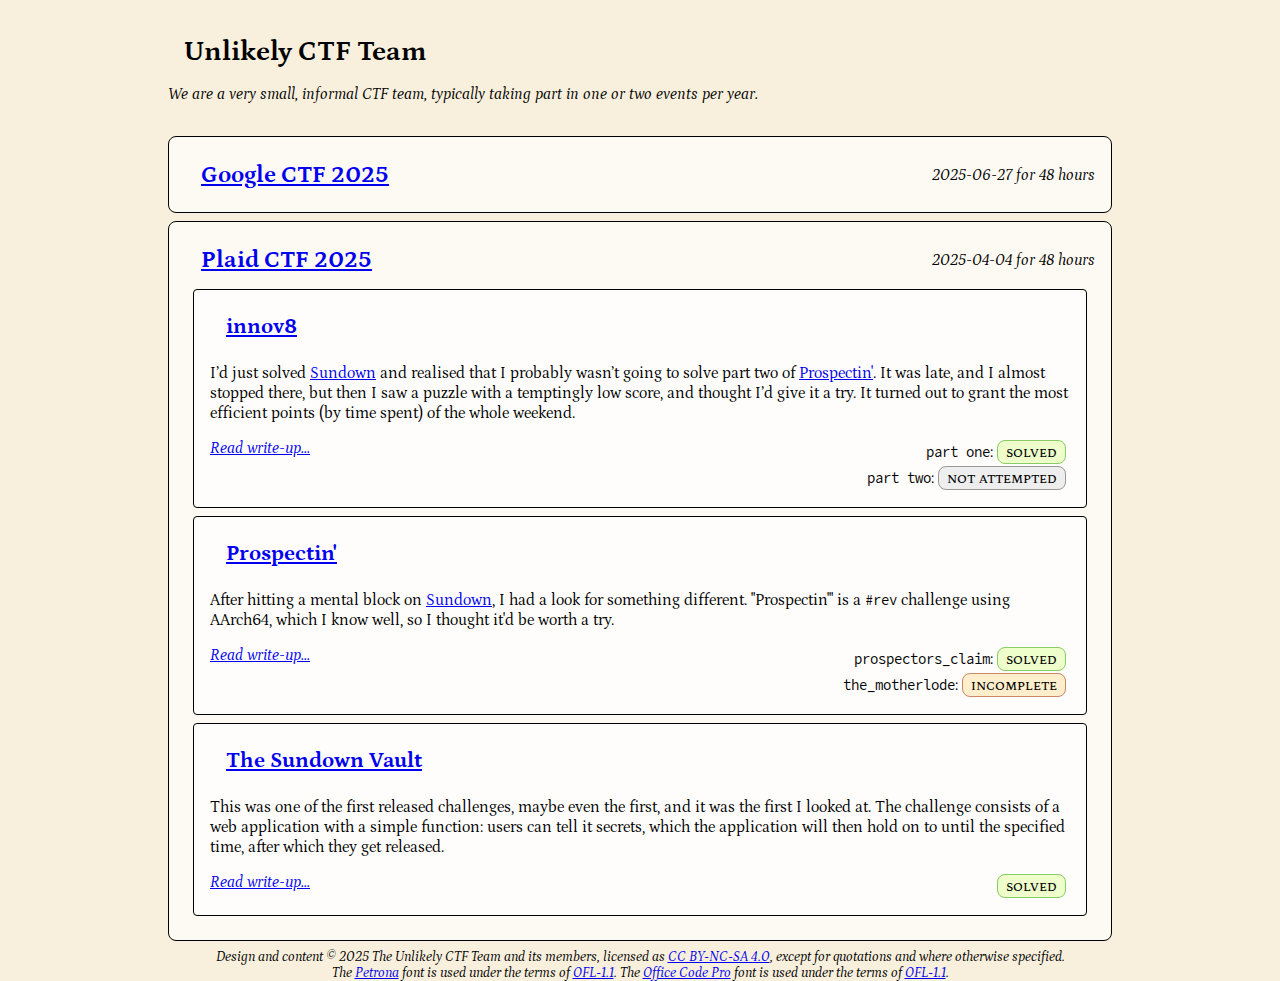
<file: index.html>
<!doctype html>
<html lang="en">
  <head>
    <meta charset="UTF-8">
    <title>Unlikely CTF Team</title>
    <link rel="stylesheet" href="https://unlikely-ctf.github.io/site.css">
    <meta name="viewport" content="width=device-width,initial-scale=1,minimum-scale=1" />
  </head>
  <body>
    
    <main>
      <header>
        <h1>Unlikely CTF Team</h1>
        <div>
          <p>We are a very small, informal CTF team, typically taking part in one or two events per year.</p>

        </div>
      </header>
      
      
      <article>
        <header>
          <h2><a href="https://unlikely-ctf.github.io/google-2025">Google CTF 2025</a></h2>
          
<div>
<time datetime="2025-06-27T19:00:00+01:00">2025-06-27</time>


<time datetime="48h">for 48 hours</time>

</div>


        </header>
        
        
      </article>
      
      <article>
        <header>
          <h2><a href="https://unlikely-ctf.github.io/plaid-2025">Plaid CTF 2025</a></h2>
          
<div>
<time datetime="2025-04-04T21:00:00+00:00">2025-04-04</time>


<time datetime="48h">for 48 hours</time>

</div>


        </header>
        
        
        
        
<article>
  <header>
    <h3><a href="https://unlikely-ctf.github.io/plaid-2025/innov8">innov8</a></h3>
  </header>
  <p>I’d just solved <a href="/plaid-2025/sundown">Sundown</a> and realised that I probably wasn’t going to solve part two of <a href="/plaid-2025/prospectin">Prospectin'</a>. It was late, and I almost stopped there, but then I saw a puzzle with a temptingly low score, and thought I’d give it a try. It turned out to grant the most efficient points (by time spent) of the whole weekend.</p>
  <footer>
    <a href="https:&#x2F;&#x2F;unlikely-ctf.github.io&#x2F;plaid-2025&#x2F;innov8&#x2F;" title="innov8">Read write-up...</a>
    <div>




<div class="status">
  <code>part one</code>: 
  <span class="solved">solved</span>
</div>



<div class="status">
  <code>part two</code>: 
  <span class="not-attempted">not attempted</span>
</div>



</div>
  </footer>
</article>

        
        
<article>
  <header>
    <h3><a href="https://unlikely-ctf.github.io/plaid-2025/prospectin">Prospectin&#x27;</a></h3>
  </header>
  <p>After hitting a mental block on <a href="/plaid-2025/sundown">Sundown</a>, I had a look for something different. "Prospectin'" is a <code>#rev</code> challenge using AArch64, which I know well, so I thought it'd be worth a try.</p>
  <footer>
    <a href="https:&#x2F;&#x2F;unlikely-ctf.github.io&#x2F;plaid-2025&#x2F;prospectin&#x2F;" title="Prospectin&#x27;">Read write-up...</a>
    <div>




<div class="status">
  <code>prospectors_claim</code>: 
  <span class="solved">solved</span>
</div>



<div class="status">
  <code>the_motherlode</code>: 
  <span class="incomplete">incomplete</span>
</div>



</div>
  </footer>
</article>

        
        
<article>
  <header>
    <h3><a href="https://unlikely-ctf.github.io/plaid-2025/sundown">The Sundown Vault</a></h3>
  </header>
  <p>This was one of the first released challenges, maybe even the first, and it was the first I looked at. The challenge consists of a web application with a simple function: users can tell it secrets, which the application will then hold on to until the specified time, after which they get released.</p>
  <footer>
    <a href="https:&#x2F;&#x2F;unlikely-ctf.github.io&#x2F;plaid-2025&#x2F;sundown&#x2F;" title="The Sundown Vault">Read write-up...</a>
    <div>



<div class="status">
  
  <span class="solved">solved</span>
</div>


</div>
  </footer>
</article>

      </article>
    </main>
    
<footer>
  <div class="licence">
    Design and content &copy; 2025 The Unlikely CTF
    Team and its members, licensed as <a href="https://creativecommons.org/licenses/by-nc-sa/4.0/">CC BY-NC-SA 4.0</a>,
    except for quotations and where otherwise specified.
  </div>
  <div class="licence">
    The <a href="https://github.com/RingoSeeber/Petrona">Petrona</a> font is
    used under the terms of <a href="https://unlikely-ctf.github.io/fonts/petrona/OFL.txt" title="OFL licence for Petrona">OFL-1.1</a>.
    The <a href="https://github.com/nathco/Office-Code-Pro">Office Code Pro</a> font is
    used under the terms of <a href="https://unlikely-ctf.github.io/fonts/office-code-pro/LICENSE.txt" title="OFL licence for Office Code Pro">OFL-1.1</a>.
  </div>
</footer>

  </body>
</html>
</file>
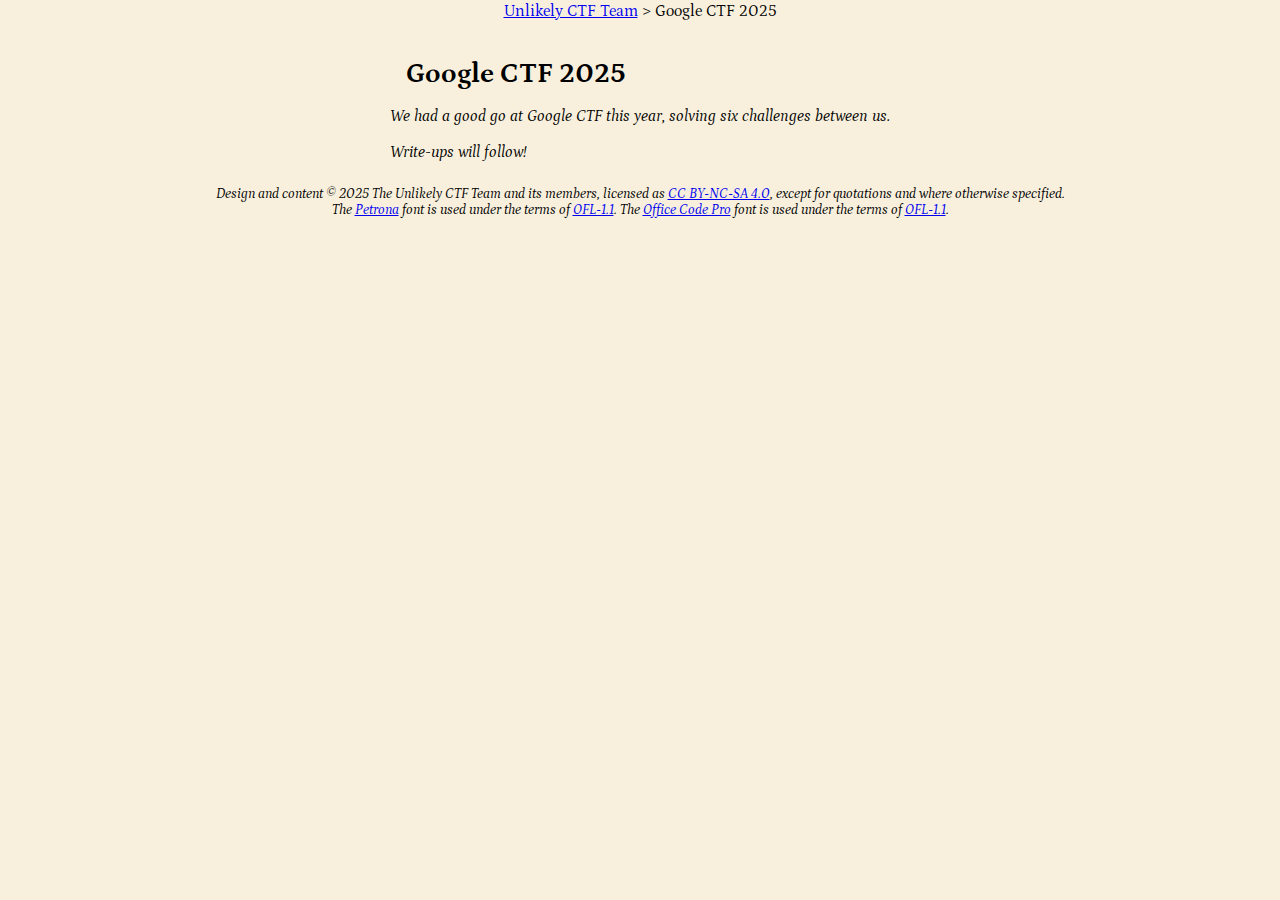
<file: google-2025/index.html>
<!doctype html>
<html lang="en">
  <head>
    <meta charset="UTF-8">
    <title>Google CTF 2025</title>
    <link rel="stylesheet" href="https://unlikely-ctf.github.io/site.css">
    <meta name="viewport" content="width=device-width,initial-scale=1,minimum-scale=1" />
  </head>
  <body>
    
<nav>
  <ol>
    
    
    <li><a href="https://unlikely-ctf.github.io">Unlikely CTF Team</a></li>
    
    <li>Google CTF 2025</li>
  </ol>
</nav>

    <main>
      <header>
        <h1>Google CTF 2025</h1>
        <div>
          <p>We had a good go at Google CTF this year, solving six challenges between us.</p>
<p>Write-ups will follow!</p>

        </div>
      </header>
      
      
    </main>
    
<footer>
  <div class="licence">
    Design and content &copy; 2025 The Unlikely CTF
    Team and its members, licensed as <a href="https://creativecommons.org/licenses/by-nc-sa/4.0/">CC BY-NC-SA 4.0</a>,
    except for quotations and where otherwise specified.
  </div>
  <div class="licence">
    The <a href="https://github.com/RingoSeeber/Petrona">Petrona</a> font is
    used under the terms of <a href="https://unlikely-ctf.github.io/fonts/petrona/OFL.txt" title="OFL licence for Petrona">OFL-1.1</a>.
    The <a href="https://github.com/nathco/Office-Code-Pro">Office Code Pro</a> font is
    used under the terms of <a href="https://unlikely-ctf.github.io/fonts/office-code-pro/LICENSE.txt" title="OFL licence for Office Code Pro">OFL-1.1</a>.
  </div>
</footer>

  </body>
</html>
</file>
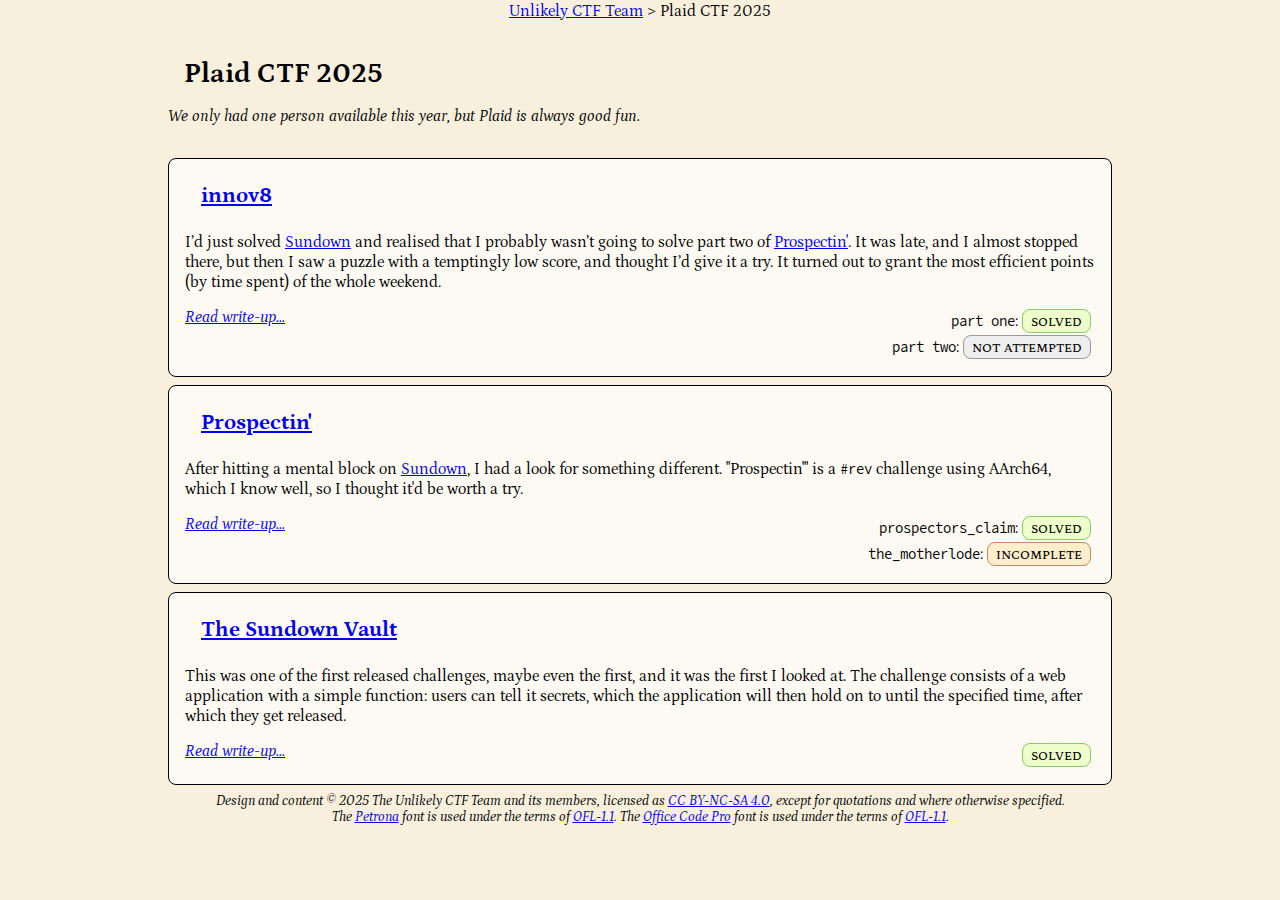
<file: plaid-2025/index.html>
<!doctype html>
<html lang="en">
  <head>
    <meta charset="UTF-8">
    <title>Plaid CTF 2025</title>
    <link rel="stylesheet" href="https://unlikely-ctf.github.io/site.css">
    <meta name="viewport" content="width=device-width,initial-scale=1,minimum-scale=1" />
  </head>
  <body>
    
<nav>
  <ol>
    
    
    <li><a href="https://unlikely-ctf.github.io">Unlikely CTF Team</a></li>
    
    <li>Plaid CTF 2025</li>
  </ol>
</nav>

    <main>
      <header>
        <h1>Plaid CTF 2025</h1>
        <div>
          <p>We only had one person available this year, but Plaid is always good fun.</p>

        </div>
      </header>
      
      
      
      
<article>
  <header>
    <h3><a href="https://unlikely-ctf.github.io/plaid-2025/innov8">innov8</a></h3>
  </header>
  <p>I’d just solved <a href="/plaid-2025/sundown">Sundown</a> and realised that I probably wasn’t going to solve part two of <a href="/plaid-2025/prospectin">Prospectin'</a>. It was late, and I almost stopped there, but then I saw a puzzle with a temptingly low score, and thought I’d give it a try. It turned out to grant the most efficient points (by time spent) of the whole weekend.</p>
  <footer>
    <a href="https:&#x2F;&#x2F;unlikely-ctf.github.io&#x2F;plaid-2025&#x2F;innov8&#x2F;" title="innov8">Read write-up...</a>
    <div>




<div class="status">
  <code>part one</code>: 
  <span class="solved">solved</span>
</div>



<div class="status">
  <code>part two</code>: 
  <span class="not-attempted">not attempted</span>
</div>



</div>
  </footer>
</article>

      
      
<article>
  <header>
    <h3><a href="https://unlikely-ctf.github.io/plaid-2025/prospectin">Prospectin&#x27;</a></h3>
  </header>
  <p>After hitting a mental block on <a href="/plaid-2025/sundown">Sundown</a>, I had a look for something different. "Prospectin'" is a <code>#rev</code> challenge using AArch64, which I know well, so I thought it'd be worth a try.</p>
  <footer>
    <a href="https:&#x2F;&#x2F;unlikely-ctf.github.io&#x2F;plaid-2025&#x2F;prospectin&#x2F;" title="Prospectin&#x27;">Read write-up...</a>
    <div>




<div class="status">
  <code>prospectors_claim</code>: 
  <span class="solved">solved</span>
</div>



<div class="status">
  <code>the_motherlode</code>: 
  <span class="incomplete">incomplete</span>
</div>



</div>
  </footer>
</article>

      
      
<article>
  <header>
    <h3><a href="https://unlikely-ctf.github.io/plaid-2025/sundown">The Sundown Vault</a></h3>
  </header>
  <p>This was one of the first released challenges, maybe even the first, and it was the first I looked at. The challenge consists of a web application with a simple function: users can tell it secrets, which the application will then hold on to until the specified time, after which they get released.</p>
  <footer>
    <a href="https:&#x2F;&#x2F;unlikely-ctf.github.io&#x2F;plaid-2025&#x2F;sundown&#x2F;" title="The Sundown Vault">Read write-up...</a>
    <div>



<div class="status">
  
  <span class="solved">solved</span>
</div>


</div>
  </footer>
</article>

    </main>
    
<footer>
  <div class="licence">
    Design and content &copy; 2025 The Unlikely CTF
    Team and its members, licensed as <a href="https://creativecommons.org/licenses/by-nc-sa/4.0/">CC BY-NC-SA 4.0</a>,
    except for quotations and where otherwise specified.
  </div>
  <div class="licence">
    The <a href="https://github.com/RingoSeeber/Petrona">Petrona</a> font is
    used under the terms of <a href="https://unlikely-ctf.github.io/fonts/petrona/OFL.txt" title="OFL licence for Petrona">OFL-1.1</a>.
    The <a href="https://github.com/nathco/Office-Code-Pro">Office Code Pro</a> font is
    used under the terms of <a href="https://unlikely-ctf.github.io/fonts/office-code-pro/LICENSE.txt" title="OFL licence for Office Code Pro">OFL-1.1</a>.
  </div>
</footer>

  </body>
</html>
</file>
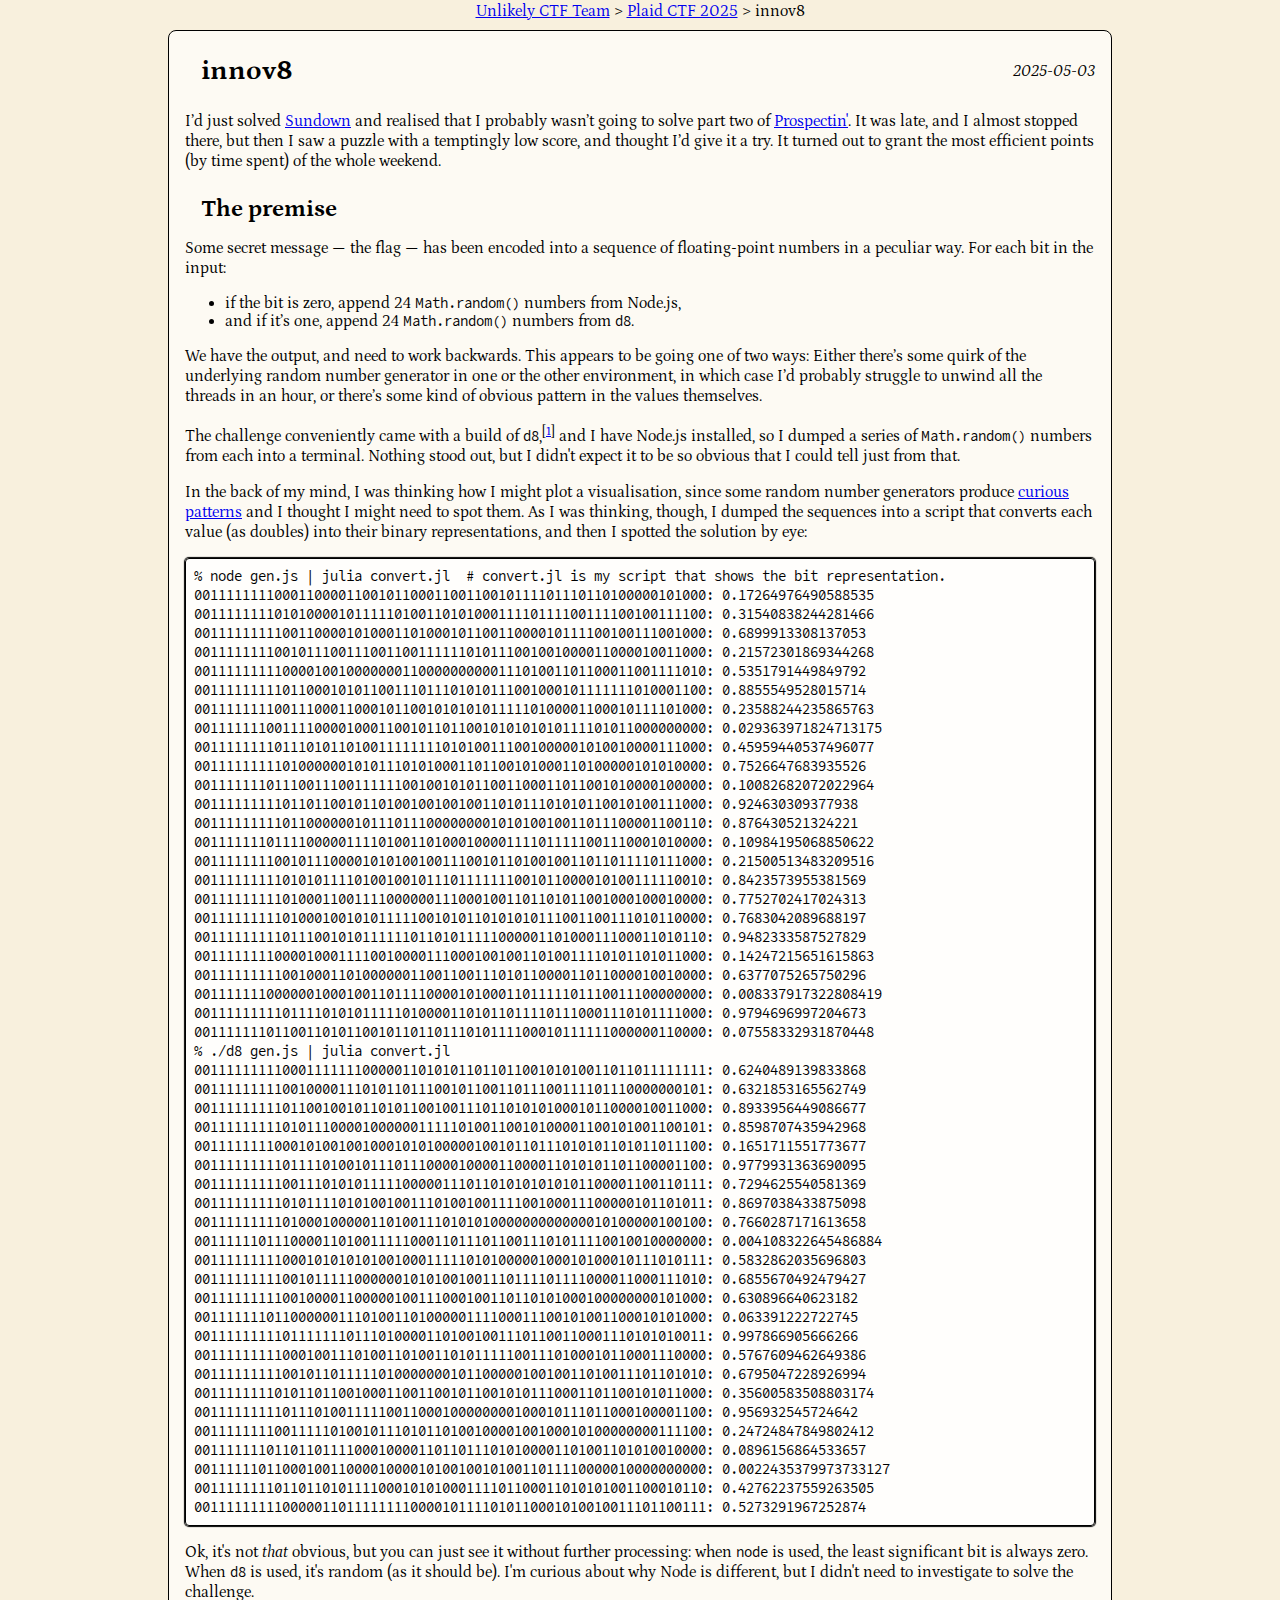
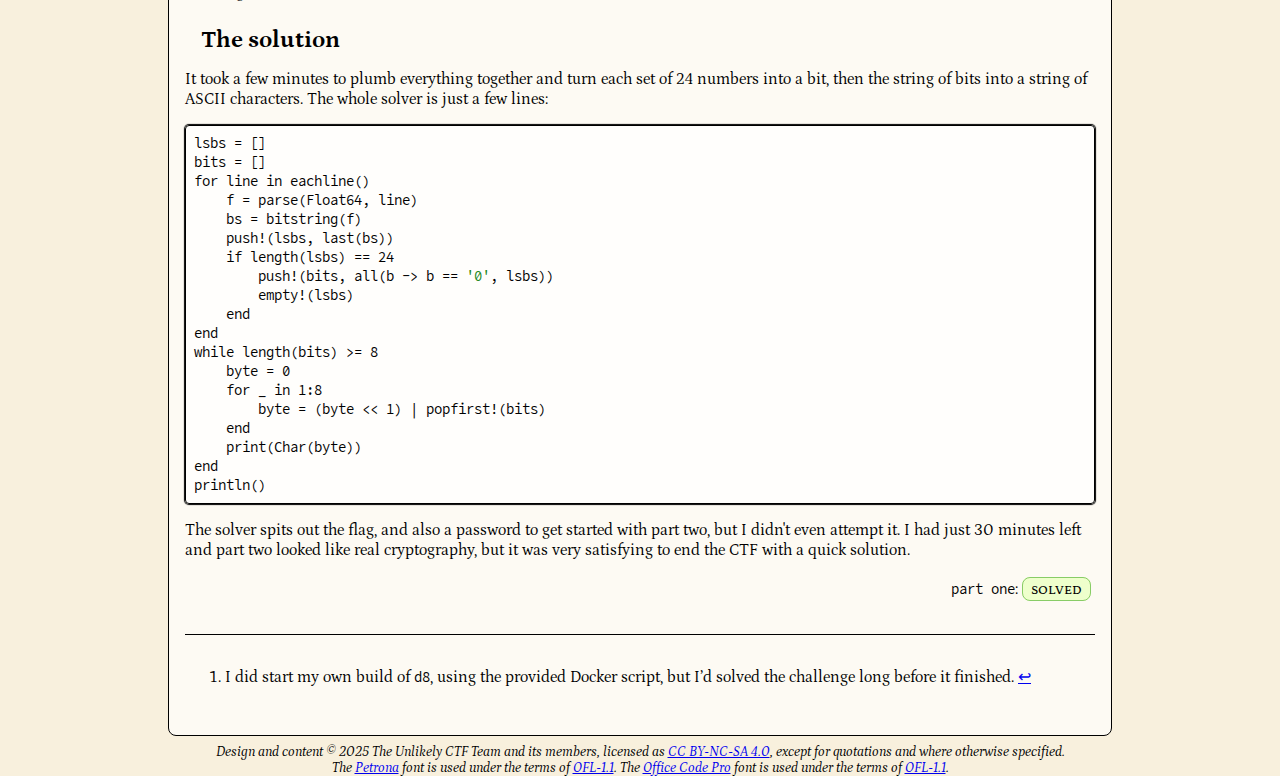
<file: plaid-2025/innov8/index.html>
<!doctype html>
<html lang="en">
  <head>
    <meta charset="UTF-8">
    <title>innov8 (Plaid CTF 2025)</title>
    <link rel="stylesheet" href="https://unlikely-ctf.github.io/site.css">
    <meta name="viewport" content="width=device-width,initial-scale=1,minimum-scale=1" />
  </head>
  <body>
    
<nav>
  <ol>
    
    
    <li><a href="https://unlikely-ctf.github.io">Unlikely CTF Team</a></li>
    
    
    <li><a href="https://unlikely-ctf.github.io/plaid-2025">Plaid CTF 2025</a></li>
    
    <li>innov8</li>
  </ol>
</nav>

    <main>
      <article>
        <header>
          <h1>innov8</h1><time datetime="2025-05-03">2025-05-03</time>
        </header>
        <p>I’d just solved <a href="/plaid-2025/sundown">Sundown</a> and realised that I probably wasn’t going to solve part two of <a href="/plaid-2025/prospectin">Prospectin'</a>. It was late, and I almost stopped there, but then I saw a puzzle with a temptingly low score, and thought I’d give it a try. It turned out to grant the most efficient points (by time spent) of the whole weekend.</p>
<span id="continue-reading"></span><h2 id="the-premise">The premise</h2>
<p>Some secret message — the flag — has been encoded into a sequence of floating-point numbers in a peculiar way. For each bit in the input:</p>
<ul>
<li>if the bit is zero, append 24 <code>Math.random()</code> numbers from Node.js,</li>
<li>and if it’s one, append 24 <code>Math.random()</code> numbers from <code>d8</code>.</li>
</ul>
<p>We have the output, and need to work backwards. This appears to be going one of two ways: Either there’s some quirk of the underlying random number generator in one or the other environment, in which case I’d probably struggle to unwind all the threads in an hour, or there’s some kind of obvious pattern in the values themselves.</p>
<p>The challenge conveniently came with a build of <code>d8</code>,<sup class="footnote-reference" id="fr-d8-build-1"><a href="#fn-d8-build">1</a></sup> and I have Node.js installed, so I dumped a series of <code>Math.random()</code> numbers from each into a terminal. Nothing stood out, but I didn't expect it to be so obvious that I could tell just from that.</p>
<p>In the back of my mind, I was thinking how I might plot a visualisation, since some random number generators produce <a href="https://en.m.wikipedia.org/wiki/Spectral_test">curious patterns</a> and I thought I might need to spot them. As I was thinking, though, I dumped the sequences into a script that converts each value (as doubles) into their binary representations, and then I spotted the solution by eye:</p>
<pre class="z-code"><code><span class="z-text z-plain">% node gen.js | julia convert.jl  # convert.jl is my script that shows the bit representation.
</span><span class="z-text z-plain">0011111111000110000110010110001100110010111101110110100000101000: 0.17264976490588535
</span><span class="z-text z-plain">0011111111010100001011111010011010100011110111100111100100111100: 0.31540838244281466
</span><span class="z-text z-plain">0011111111100110000101000110100010110011000010111100100111001000: 0.6899913308137053
</span><span class="z-text z-plain">0011111111001011100111001100111111010111001001000011000010011000: 0.21572301869344268
</span><span class="z-text z-plain">0011111111100001001000000011000000000011101001101100011001111010: 0.5351791449849792
</span><span class="z-text z-plain">0011111111101100010101100111011101010111001000101111111010001100: 0.8855549528015714
</span><span class="z-text z-plain">0011111111001110001100010110010101010111110100001100010111101000: 0.23588244235865763
</span><span class="z-text z-plain">0011111110011110000100011001011011001010101010111101011000000000: 0.029363971824713175
</span><span class="z-text z-plain">0011111111011101011010011111111010100111001000001010010000111000: 0.45959440537496077
</span><span class="z-text z-plain">0011111111101000000101011101010001101100101000110100000101010000: 0.7526647683935526
</span><span class="z-text z-plain">0011111110111001110011111100100101011001100011011001010000100000: 0.10082682072022964
</span><span class="z-text z-plain">0011111111101101100101101001001001001101011101010110010100111000: 0.924630309377938
</span><span class="z-text z-plain">0011111111101100000010111011100000000101010010011011100001100110: 0.876430521324221
</span><span class="z-text z-plain">0011111110111100000111101001101000100001111011111001110001010000: 0.10984195068850622
</span><span class="z-text z-plain">0011111111001011100001010100100111001011010010011011011110111000: 0.21500513483209516
</span><span class="z-text z-plain">0011111111101010111101001001011101111111001011000010100111110010: 0.8423573955381569
</span><span class="z-text z-plain">0011111111101000110011110000001110001001101101011001000100010000: 0.7752702417024313
</span><span class="z-text z-plain">0011111111101000100101011111001010110101010111001100111010110000: 0.7683042089688197
</span><span class="z-text z-plain">0011111111101110010101111110110101111100000110100011100011010110: 0.9482333587527829
</span><span class="z-text z-plain">0011111111000010001111001000011100010010011010011110101101011000: 0.14247215651615863
</span><span class="z-text z-plain">0011111111100100011010000001100110011101011000011011000010010000: 0.6377075265750296
</span><span class="z-text z-plain">0011111110000001000100110111100001010001101111101110011100000000: 0.008337917322808419
</span><span class="z-text z-plain">0011111111101111010101111101000011010110111101110001110101111000: 0.9794696997204673
</span><span class="z-text z-plain">0011111110110011010110010110110111010111100010111111000000110000: 0.07558332931870448
</span><span class="z-text z-plain">% ./d8 gen.js | julia convert.jl
</span><span class="z-text z-plain">0011111111100011111110000011010101101101100101010011011011111111: 0.6240489139833868
</span><span class="z-text z-plain">0011111111100100001110101101110010110011011100111101110000000101: 0.6321853165562749
</span><span class="z-text z-plain">0011111111101100100101101011001001110110101010001011000010011000: 0.8933956449086677
</span><span class="z-text z-plain">0011111111101011100001000000111110100110010100001100101001100101: 0.8598707435942968
</span><span class="z-text z-plain">0011111111000101001001000101010000010010110111010101101011011100: 0.1651711551773677
</span><span class="z-text z-plain">0011111111101111010010111011100001000011000011010101101100001100: 0.9779931363690095
</span><span class="z-text z-plain">0011111111100111010101111100000111011010101010101100001100110111: 0.7294625540581369
</span><span class="z-text z-plain">0011111111101011110101001001110100100111100100011100000101101011: 0.8697038433875098
</span><span class="z-text z-plain">0011111111101000100000110100111010101000000000000010100000100100: 0.7660287171613658
</span><span class="z-text z-plain">0011111101110000110100111110001101110110011101011110010010000000: 0.004108322645486884
</span><span class="z-text z-plain">0011111111100010101010100100011111010100000100010100010111010111: 0.5832862035696803
</span><span class="z-text z-plain">0011111111100101111100000010101001001110111101111000011000111010: 0.6855670492479427
</span><span class="z-text z-plain">0011111111100100001100000100111000100110110101000100000000101000: 0.630896640623182
</span><span class="z-text z-plain">0011111110110000001110100110100000111100011100101001100010101000: 0.063391222722745
</span><span class="z-text z-plain">0011111111101111111011101000011010010011101100110001110101010011: 0.997866905666266
</span><span class="z-text z-plain">0011111111100010011101001101001101011111001110100010110001110000: 0.5767609462649386
</span><span class="z-text z-plain">0011111111100101101111101000000010110000010010011010011101101010: 0.6795047228926994
</span><span class="z-text z-plain">0011111111010110110010001100110010110010101110001101100101011000: 0.35600583508803174
</span><span class="z-text z-plain">0011111111101110100111110011000100000000100010111011000100001100: 0.956932545724642
</span><span class="z-text z-plain">0011111111001111101001011101011010010000100100010100000000111100: 0.24724847849802412
</span><span class="z-text z-plain">0011111110110110111100010000110110111010100001101001101010010000: 0.0896156864533657
</span><span class="z-text z-plain">0011111101100010011000010000101001001010011011110000010000000000: 0.0022435379973733127
</span><span class="z-text z-plain">0011111111011011010111100010101000111101100011010101001100010110: 0.42762237559263505
</span><span class="z-text z-plain">0011111111100000110111111110000101111010110001010010011101100111: 0.5273291967252874
</span></code></pre>
<p>Ok, it's not <em>that</em> obvious, but you can just see it without further processing: when <code>node</code> is used, the least significant bit is always zero. When <code>d8</code> is used, it's random (as it should be). I'm curious about why Node is different, but I didn't need to investigate to solve the challenge.</p>
<h2 id="the-solution">The solution</h2>
<p>It took a few minutes to plumb everything together and turn each set of 24 numbers into a bit, then the string of bits into a string of ASCII characters. The whole solver is just a few lines:</p>
<pre data-lang="julia" class="language-julia z-code"><code class="language-julia" data-lang="julia"><span class="z-source z-julia">lsbs <span class="z-keyword z-operator z-assignment z-julia">=</span> <span class="z-meta z-sequence z-julia"><span class="z-punctuation z-section z-sequence z-begin z-julia">[</span><span class="z-punctuation z-section z-sequence z-end z-julia">]</span></span>
</span><span class="z-source z-julia">bits <span class="z-keyword z-operator z-assignment z-julia">=</span> <span class="z-meta z-sequence z-julia"><span class="z-punctuation z-section z-sequence z-begin z-julia">[</span><span class="z-punctuation z-section z-sequence z-end z-julia">]</span></span>
</span><span class="z-source z-julia"><span class="z-keyword z-control z-julia">for</span> line <span class="z-keyword z-control z-julia">in</span> eachline<span class="z-meta z-group z-julia"><span class="z-punctuation z-section z-group z-begin z-julia">(</span><span class="z-punctuation z-section z-group z-end z-julia">)</span></span>
</span><span class="z-source z-julia">    f <span class="z-keyword z-operator z-assignment z-julia">=</span> parse<span class="z-meta z-group z-julia"><span class="z-punctuation z-section z-group z-begin z-julia">(</span>Float<span class="z-constant z-numeric z-julia">64</span>, line<span class="z-punctuation z-section z-group z-end z-julia">)</span></span>
</span><span class="z-source z-julia">    bs <span class="z-keyword z-operator z-assignment z-julia">=</span> bitstring<span class="z-meta z-group z-julia"><span class="z-punctuation z-section z-group z-begin z-julia">(</span>f<span class="z-punctuation z-section z-group z-end z-julia">)</span></span>
</span><span class="z-source z-julia">    push<span class="z-keyword z-operator z-julia">!</span><span class="z-meta z-group z-julia"><span class="z-punctuation z-section z-group z-begin z-julia">(</span>lsbs, last<span class="z-meta z-group z-julia"><span class="z-punctuation z-section z-group z-begin z-julia">(</span>bs<span class="z-punctuation z-section z-group z-end z-julia">)</span></span><span class="z-punctuation z-section z-group z-end z-julia">)</span></span>
</span><span class="z-source z-julia">    <span class="z-keyword z-control z-julia">if</span> length<span class="z-meta z-group z-julia"><span class="z-punctuation z-section z-group z-begin z-julia">(</span>lsbs<span class="z-punctuation z-section z-group z-end z-julia">)</span></span> <span class="z-keyword z-operator z-julia">==</span> <span class="z-constant z-numeric z-julia">24</span>
</span><span class="z-source z-julia">        push<span class="z-keyword z-operator z-julia">!</span><span class="z-meta z-group z-julia"><span class="z-punctuation z-section z-group z-begin z-julia">(</span>bits, all<span class="z-meta z-group z-julia"><span class="z-punctuation z-section z-group z-begin z-julia">(</span>b <span class="z-keyword z-operator z-julia">-&gt;</span> b <span class="z-keyword z-operator z-julia">==</span> <span class="z-meta z-string z-julia"><span class="z-string z-quoted z-single z-julia"><span class="z-punctuation z-definition z-string z-begin z-julia">&#39;</span></span></span><span class="z-meta z-string z-julia"><span class="z-string z-quoted z-single z-julia">0<span class="z-punctuation z-definition z-string z-end z-julia">&#39;</span></span></span>, lsbs<span class="z-punctuation z-section z-group z-end z-julia">)</span></span><span class="z-punctuation z-section z-group z-end z-julia">)</span></span>
</span><span class="z-source z-julia">        empty<span class="z-keyword z-operator z-julia">!</span><span class="z-meta z-group z-julia"><span class="z-punctuation z-section z-group z-begin z-julia">(</span>lsbs<span class="z-punctuation z-section z-group z-end z-julia">)</span></span>
</span><span class="z-source z-julia">    <span class="z-keyword z-other z-julia">end</span>
</span><span class="z-source z-julia"><span class="z-keyword z-other z-julia">end</span>
</span><span class="z-source z-julia"><span class="z-keyword z-control z-julia">while</span> length<span class="z-meta z-group z-julia"><span class="z-punctuation z-section z-group z-begin z-julia">(</span>bits<span class="z-punctuation z-section z-group z-end z-julia">)</span></span> <span class="z-keyword z-operator z-julia">&gt;=</span> <span class="z-constant z-numeric z-julia">8</span>
</span><span class="z-source z-julia">    byte <span class="z-keyword z-operator z-assignment z-julia">=</span> <span class="z-constant z-numeric z-julia">0</span>
</span><span class="z-source z-julia">    <span class="z-keyword z-control z-julia">for</span> _ <span class="z-keyword z-control z-julia">in</span> <span class="z-constant z-numeric z-julia">1</span><span class="z-keyword z-operator z-colon z-julia">:</span><span class="z-constant z-numeric z-julia">8</span>
</span><span class="z-source z-julia">        byte <span class="z-keyword z-operator z-assignment z-julia">=</span> <span class="z-meta z-group z-julia"><span class="z-punctuation z-section z-group z-begin z-julia">(</span>byte <span class="z-keyword z-operator z-julia">&lt;</span><span class="z-keyword z-operator z-julia">&lt;</span> <span class="z-constant z-numeric z-julia">1</span><span class="z-punctuation z-section z-group z-end z-julia">)</span></span> <span class="z-keyword z-operator z-julia">|</span> popfirst<span class="z-keyword z-operator z-julia">!</span><span class="z-meta z-group z-julia"><span class="z-punctuation z-section z-group z-begin z-julia">(</span>bits<span class="z-punctuation z-section z-group z-end z-julia">)</span></span>
</span><span class="z-source z-julia">    <span class="z-keyword z-other z-julia">end</span>
</span><span class="z-source z-julia">    print<span class="z-meta z-group z-julia"><span class="z-punctuation z-section z-group z-begin z-julia">(</span>Char<span class="z-meta z-group z-julia"><span class="z-punctuation z-section z-group z-begin z-julia">(</span>byte<span class="z-punctuation z-section z-group z-end z-julia">)</span></span><span class="z-punctuation z-section z-group z-end z-julia">)</span></span>
</span><span class="z-source z-julia"><span class="z-keyword z-other z-julia">end</span>
</span><span class="z-source z-julia">println<span class="z-meta z-group z-julia"><span class="z-punctuation z-section z-group z-begin z-julia">(</span><span class="z-punctuation z-section z-group z-end z-julia">)</span></span>
</span></code></pre>
<p>The solver spits out the flag, and also a password to get started with part two, but I didn't even attempt it. I had just 30 minutes left and part two looked like real cryptography, but it was very satisfying to end the CTF with a quick solution.</p>

<div class="status">
  <code>part one</code>: 
  <span class="solved">solved</span>
</div>

<footer class="footnotes">
<ol class="footnotes-list">
<li id="fn-d8-build">
<p>I did start my own build of <code>d8</code>, using the provided Docker script, but I’d solved the challenge long before it finished. <a href="#fr-d8-build-1">↩</a></p>
</li>
</ol>
</footer>
</article>
    </main>
    
    
<footer>
  <div class="licence">
    Design and content &copy; 2025 The Unlikely CTF
    Team and its members, licensed as <a href="https://creativecommons.org/licenses/by-nc-sa/4.0/">CC BY-NC-SA 4.0</a>,
    except for quotations and where otherwise specified.
  </div>
  <div class="licence">
    The <a href="https://github.com/RingoSeeber/Petrona">Petrona</a> font is
    used under the terms of <a href="https://unlikely-ctf.github.io/fonts/petrona/OFL.txt" title="OFL licence for Petrona">OFL-1.1</a>.
    The <a href="https://github.com/nathco/Office-Code-Pro">Office Code Pro</a> font is
    used under the terms of <a href="https://unlikely-ctf.github.io/fonts/office-code-pro/LICENSE.txt" title="OFL licence for Office Code Pro">OFL-1.1</a>.
  </div>
</footer>

    
  </body>
</html>
</file>
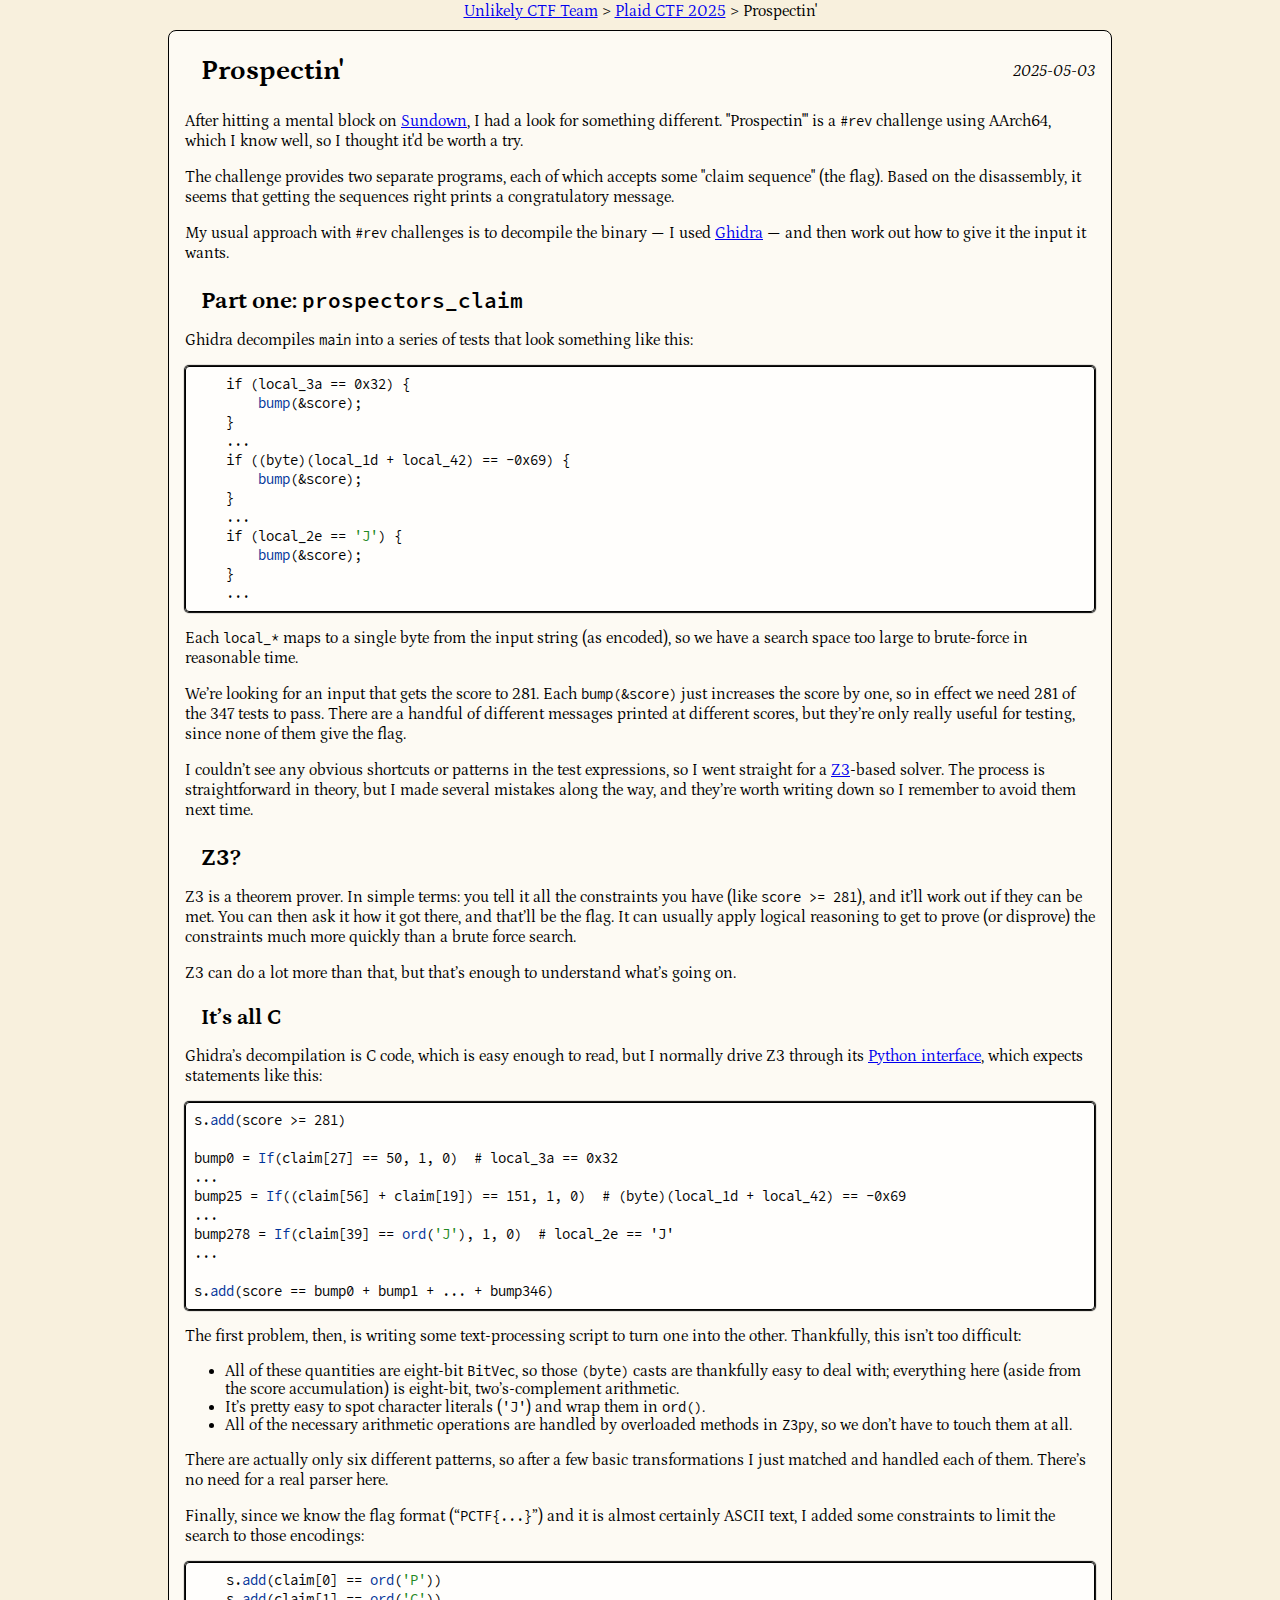
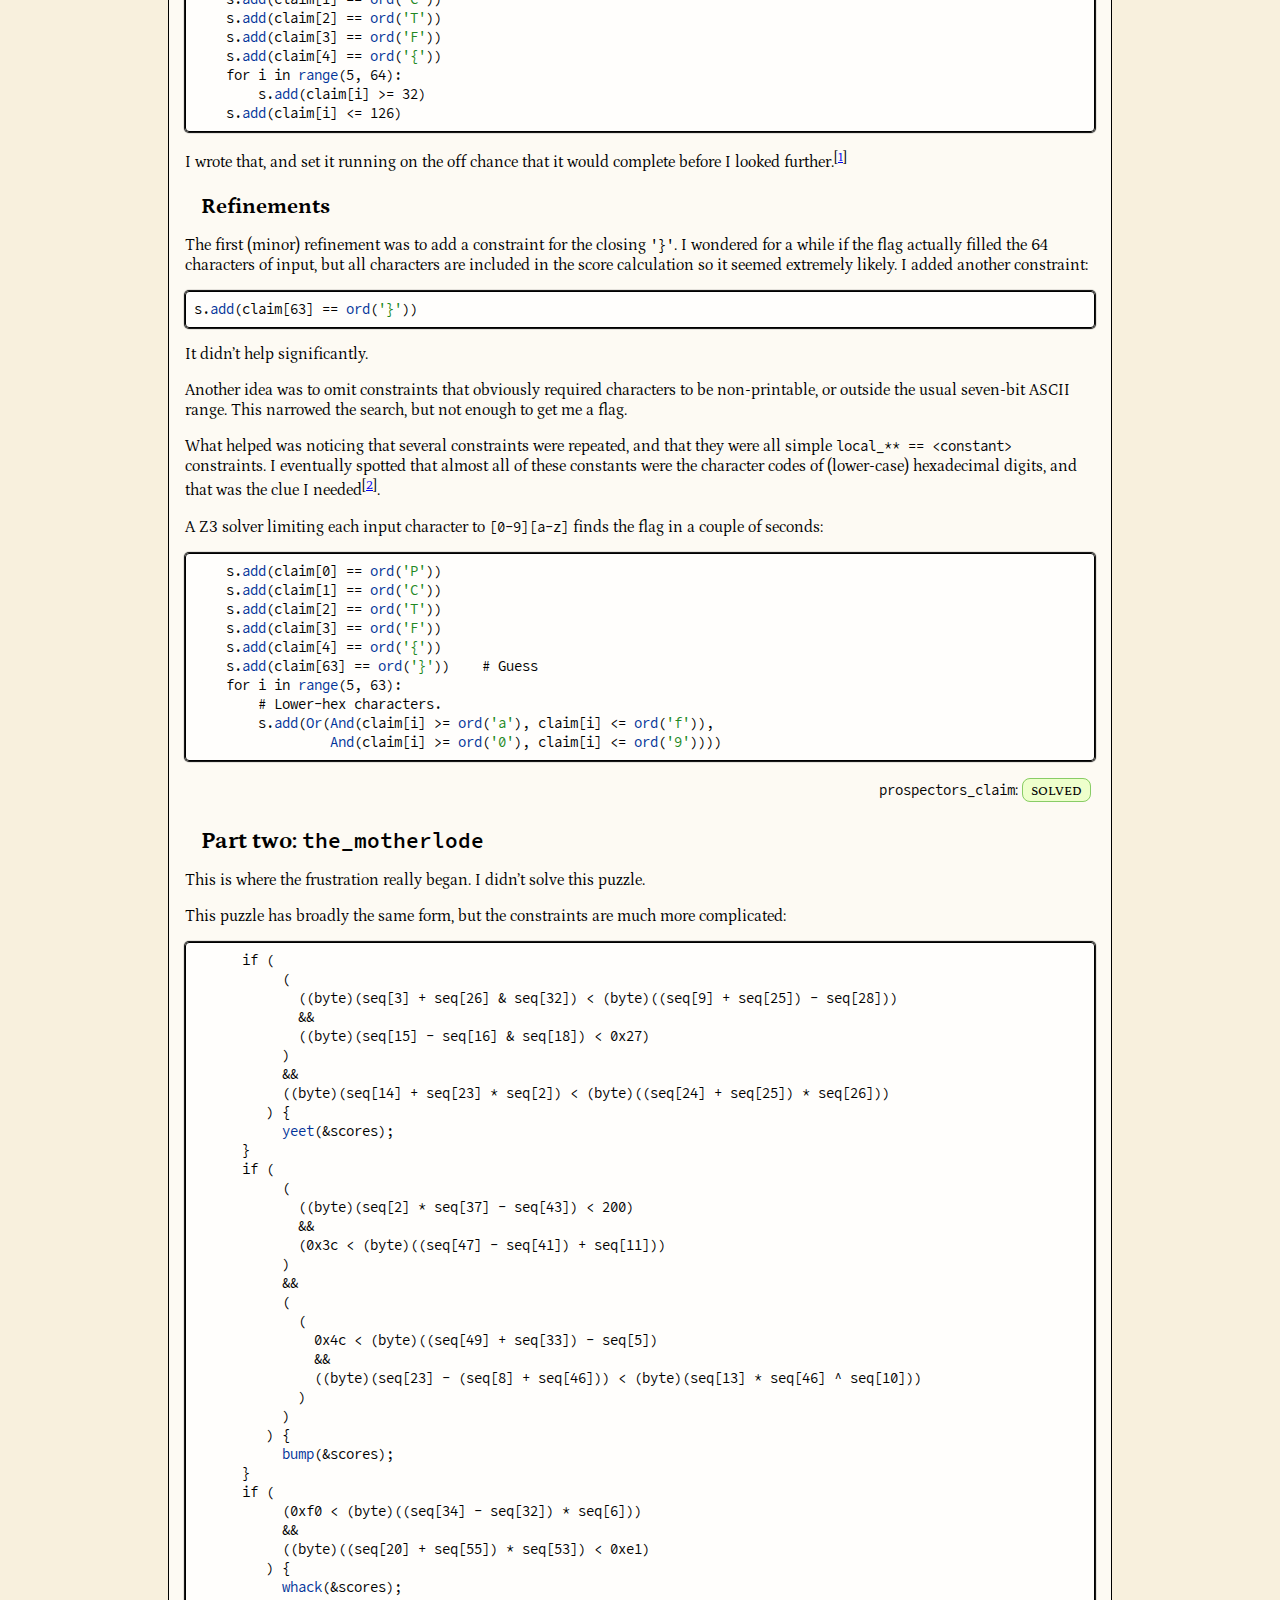
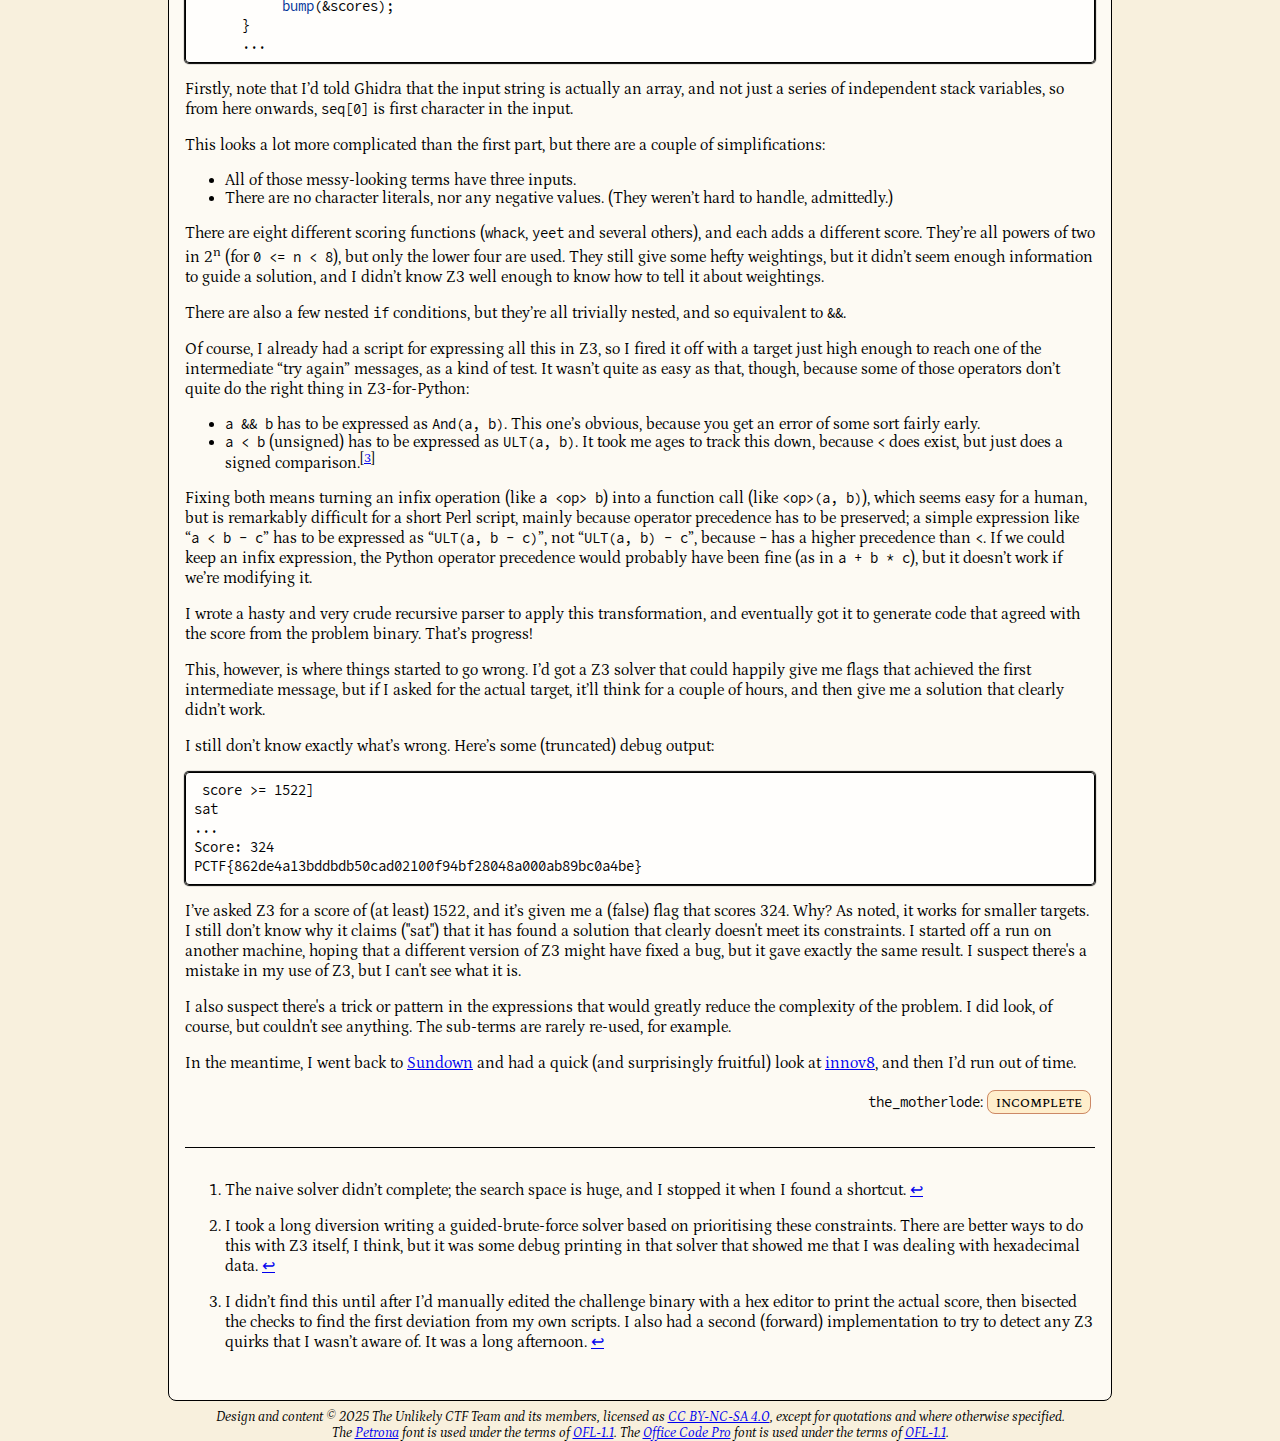
<file: plaid-2025/prospectin/index.html>
<!doctype html>
<html lang="en">
  <head>
    <meta charset="UTF-8">
    <title>Prospectin&#x27; (Plaid CTF 2025)</title>
    <link rel="stylesheet" href="https://unlikely-ctf.github.io/site.css">
    <meta name="viewport" content="width=device-width,initial-scale=1,minimum-scale=1" />
  </head>
  <body>
    
<nav>
  <ol>
    
    
    <li><a href="https://unlikely-ctf.github.io">Unlikely CTF Team</a></li>
    
    
    <li><a href="https://unlikely-ctf.github.io/plaid-2025">Plaid CTF 2025</a></li>
    
    <li>Prospectin&#x27;</li>
  </ol>
</nav>

    <main>
      <article>
        <header>
          <h1>Prospectin&#x27;</h1><time datetime="2025-05-03">2025-05-03</time>
        </header>
        <p>After hitting a mental block on <a href="/plaid-2025/sundown">Sundown</a>, I had a look for something different. "Prospectin'" is a <code>#rev</code> challenge using AArch64, which I know well, so I thought it'd be worth a try.</p>
<span id="continue-reading"></span>
<p>The challenge provides two separate programs, each of which accepts some "claim sequence" (the flag). Based on the disassembly, it seems that getting the sequences right prints a congratulatory message.</p>
<p>My usual approach with <code>#rev</code> challenges is to decompile the binary — I used <a href="https://github.com/NationalSecurityAgency/ghidra">Ghidra</a> — and then work out how to give it the input it wants.</p>
<h2 id="part-one-prospectors-claim">Part one: <code>prospectors_claim</code></h2>
<p>Ghidra decompiles <code>main</code> into a series of tests that look something like this:</p>
<pre data-lang="c" class="language-c z-code"><code class="language-c" data-lang="c"><span class="z-source z-c">    <span class="z-keyword z-control z-c">if</span> <span class="z-meta z-group z-c"><span class="z-punctuation z-section z-group z-begin z-c">(</span>local_3a <span class="z-keyword z-operator z-comparison z-c">==</span> <span class="z-constant z-numeric z-integer z-hexadecimal z-c"><span class="z-punctuation z-definition z-numeric z-base z-c">0x</span>32</span><span class="z-punctuation z-section z-group z-end z-c">)</span></span> <span class="z-meta z-block z-c"><span class="z-punctuation z-section z-block z-begin z-c">{</span>
</span></span><span class="z-source z-c"><span class="z-meta z-block z-c">        <span class="z-meta z-function-call z-c"><span class="z-variable z-function z-c">bump</span><span class="z-meta z-group z-c"><span class="z-punctuation z-section z-group z-begin z-c">(</span></span></span><span class="z-meta z-function-call z-c"><span class="z-meta z-group z-c"><span class="z-keyword z-operator z-c">&amp;</span>score</span></span><span class="z-meta z-function-call z-c"><span class="z-meta z-group z-c"><span class="z-punctuation z-section z-group z-end z-c">)</span></span></span><span class="z-punctuation z-terminator z-c">;</span>
</span></span><span class="z-source z-c"><span class="z-meta z-block z-c">    <span class="z-punctuation z-section z-block z-end z-c">}</span></span>
</span><span class="z-source z-c">    <span class="z-keyword z-operator z-variadic z-c">...</span>
</span><span class="z-source z-c">    <span class="z-keyword z-control z-c">if</span> <span class="z-meta z-group z-c"><span class="z-punctuation z-section z-group z-begin z-c">(</span><span class="z-meta z-group z-c"><span class="z-punctuation z-section z-group z-begin z-c">(</span>byte<span class="z-punctuation z-section z-group z-end z-c">)</span></span><span class="z-meta z-group z-c"><span class="z-punctuation z-section z-group z-begin z-c">(</span>local_1d <span class="z-keyword z-operator z-arithmetic z-c">+</span> local_42<span class="z-punctuation z-section z-group z-end z-c">)</span></span> <span class="z-keyword z-operator z-comparison z-c">==</span> <span class="z-keyword z-operator z-arithmetic z-c">-</span><span class="z-constant z-numeric z-integer z-hexadecimal z-c"><span class="z-punctuation z-definition z-numeric z-base z-c">0x</span>69</span><span class="z-punctuation z-section z-group z-end z-c">)</span></span> <span class="z-meta z-block z-c"><span class="z-punctuation z-section z-block z-begin z-c">{</span>
</span></span><span class="z-source z-c"><span class="z-meta z-block z-c">        <span class="z-meta z-function-call z-c"><span class="z-variable z-function z-c">bump</span><span class="z-meta z-group z-c"><span class="z-punctuation z-section z-group z-begin z-c">(</span></span></span><span class="z-meta z-function-call z-c"><span class="z-meta z-group z-c"><span class="z-keyword z-operator z-c">&amp;</span>score</span></span><span class="z-meta z-function-call z-c"><span class="z-meta z-group z-c"><span class="z-punctuation z-section z-group z-end z-c">)</span></span></span><span class="z-punctuation z-terminator z-c">;</span>
</span></span><span class="z-source z-c"><span class="z-meta z-block z-c">    <span class="z-punctuation z-section z-block z-end z-c">}</span></span>
</span><span class="z-source z-c">    <span class="z-keyword z-operator z-variadic z-c">...</span>
</span><span class="z-source z-c">    <span class="z-keyword z-control z-c">if</span> <span class="z-meta z-group z-c"><span class="z-punctuation z-section z-group z-begin z-c">(</span>local_2e <span class="z-keyword z-operator z-comparison z-c">==</span> <span class="z-string z-quoted z-single z-c"><span class="z-punctuation z-definition z-string z-begin z-c">&#39;</span>J<span class="z-punctuation z-definition z-string z-end z-c">&#39;</span></span><span class="z-punctuation z-section z-group z-end z-c">)</span></span> <span class="z-meta z-block z-c"><span class="z-punctuation z-section z-block z-begin z-c">{</span>
</span></span><span class="z-source z-c"><span class="z-meta z-block z-c">        <span class="z-meta z-function-call z-c"><span class="z-variable z-function z-c">bump</span><span class="z-meta z-group z-c"><span class="z-punctuation z-section z-group z-begin z-c">(</span></span></span><span class="z-meta z-function-call z-c"><span class="z-meta z-group z-c"><span class="z-keyword z-operator z-c">&amp;</span>score</span></span><span class="z-meta z-function-call z-c"><span class="z-meta z-group z-c"><span class="z-punctuation z-section z-group z-end z-c">)</span></span></span><span class="z-punctuation z-terminator z-c">;</span>
</span></span><span class="z-source z-c"><span class="z-meta z-block z-c">    <span class="z-punctuation z-section z-block z-end z-c">}</span></span>
</span><span class="z-source z-c">    <span class="z-keyword z-operator z-variadic z-c">...</span>
</span></code></pre>
<p>Each <code>local_*</code> maps to a single byte from the input string (as encoded), so we have a search space too large to brute-force in reasonable time.</p>
<p>We’re looking for an input that gets the score to 281. Each <code>bump(&amp;score)</code> just increases the score by one, so in effect we need 281 of the 347 tests to pass. There are a handful of different messages printed at different scores, but they’re only really useful for testing, since none of them give the flag.</p>
<p>I couldn’t see any obvious shortcuts or patterns in the test expressions, so I went straight for a <a href="https://github.com/Z3Prover/z3">Z3</a>-based solver. The process is straightforward in theory, but I made several mistakes along the way, and they’re worth writing down so I remember to avoid them next time.</p>
<h2 id="z3">Z3?</h2>
<p>Z3 is a theorem prover. In simple terms: you tell it all the constraints you have (like <code>score &gt;= 281</code>), and it’ll work out if they can be met. You can then ask it how it got there, and that’ll be the flag. It can usually apply logical reasoning to get to prove (or disprove) the constraints much more quickly than a brute force search.</p>
<p>Z3 can do a lot more than that, but that’s enough to understand what’s going on.</p>
<h3 id="it-s-all-c">It’s all C</h3>
<p>Ghidra’s decompilation is C code, which is easy enough to read, but I normally drive Z3 through its <a href="https://z3prover.github.io/api/html/namespacez3py.html">Python interface</a>, which expects statements like this:</p>
<pre data-lang="python" class="language-python z-code"><code class="language-python" data-lang="python"><span class="z-source z-python"><span class="z-meta z-function-call z-python"><span class="z-meta z-qualified-name z-python"><span class="z-meta z-generic-name z-python">s</span></span><span class="z-meta z-qualified-name z-python"><span class="z-punctuation z-accessor z-dot z-python">.</span></span><span class="z-meta z-qualified-name z-python"><span class="z-variable z-function z-python"><span class="z-meta z-generic-name z-python">add</span></span></span></span><span class="z-meta z-function-call z-arguments z-python"><span class="z-punctuation z-section z-arguments z-begin z-python">(</span><span class="z-meta z-qualified-name z-python"><span class="z-meta z-generic-name z-python">score</span></span> <span class="z-keyword z-operator z-comparison z-python">&gt;=</span> <span class="z-constant z-numeric z-integer z-decimal z-python">281</span><span class="z-punctuation z-section z-arguments z-end z-python">)</span></span>
</span><span class="z-source z-python">
</span><span class="z-source z-python"><span class="z-meta z-qualified-name z-python"><span class="z-meta z-generic-name z-python">bump0</span></span> <span class="z-keyword z-operator z-assignment z-python">=</span> <span class="z-meta z-function-call z-python"><span class="z-meta z-qualified-name z-python"><span class="z-variable z-function z-python"><span class="z-meta z-generic-name z-python">If</span></span></span></span><span class="z-meta z-function-call z-arguments z-python"><span class="z-punctuation z-section z-arguments z-begin z-python">(</span><span class="z-meta z-item-access z-python"><span class="z-meta z-qualified-name z-python"><span class="z-meta z-generic-name z-python">claim</span></span></span><span class="z-meta z-item-access z-python"><span class="z-punctuation z-section z-brackets z-begin z-python">[</span></span><span class="z-meta z-item-access z-arguments z-python"><span class="z-constant z-numeric z-integer z-decimal z-python">27</span></span><span class="z-meta z-item-access z-python"><span class="z-punctuation z-section z-brackets z-end z-python">]</span></span> <span class="z-keyword z-operator z-comparison z-python">==</span> <span class="z-constant z-numeric z-integer z-decimal z-python">50</span><span class="z-punctuation z-separator z-arguments z-python">,</span> <span class="z-constant z-numeric z-integer z-decimal z-python">1</span><span class="z-punctuation z-separator z-arguments z-python">,</span> <span class="z-constant z-numeric z-integer z-decimal z-python">0</span><span class="z-punctuation z-section z-arguments z-end z-python">)</span></span>  <span class="z-comment z-line z-number-sign z-python"><span class="z-punctuation z-definition z-comment z-python">#</span> local_3a == 0x32
</span></span><span class="z-source z-python"><span class="z-constant z-language z-python">...</span>
</span><span class="z-source z-python"><span class="z-meta z-qualified-name z-python"><span class="z-meta z-generic-name z-python">bump25</span></span> <span class="z-keyword z-operator z-assignment z-python">=</span> <span class="z-meta z-function-call z-python"><span class="z-meta z-qualified-name z-python"><span class="z-variable z-function z-python"><span class="z-meta z-generic-name z-python">If</span></span></span></span><span class="z-meta z-function-call z-arguments z-python"><span class="z-punctuation z-section z-arguments z-begin z-python">(</span><span class="z-meta z-group z-python"><span class="z-punctuation z-section z-group z-begin z-python">(</span><span class="z-meta z-item-access z-python"><span class="z-meta z-qualified-name z-python"><span class="z-meta z-generic-name z-python">claim</span></span></span><span class="z-meta z-item-access z-python"><span class="z-punctuation z-section z-brackets z-begin z-python">[</span></span><span class="z-meta z-item-access z-arguments z-python"><span class="z-constant z-numeric z-integer z-decimal z-python">56</span></span><span class="z-meta z-item-access z-python"><span class="z-punctuation z-section z-brackets z-end z-python">]</span></span> <span class="z-keyword z-operator z-arithmetic z-python">+</span> <span class="z-meta z-item-access z-python"><span class="z-meta z-qualified-name z-python"><span class="z-meta z-generic-name z-python">claim</span></span></span><span class="z-meta z-item-access z-python"><span class="z-punctuation z-section z-brackets z-begin z-python">[</span></span><span class="z-meta z-item-access z-arguments z-python"><span class="z-constant z-numeric z-integer z-decimal z-python">19</span></span><span class="z-meta z-item-access z-python"><span class="z-punctuation z-section z-brackets z-end z-python">]</span></span><span class="z-punctuation z-section z-group z-end z-python">)</span></span> <span class="z-keyword z-operator z-comparison z-python">==</span> <span class="z-constant z-numeric z-integer z-decimal z-python">151</span><span class="z-punctuation z-separator z-arguments z-python">,</span> <span class="z-constant z-numeric z-integer z-decimal z-python">1</span><span class="z-punctuation z-separator z-arguments z-python">,</span> <span class="z-constant z-numeric z-integer z-decimal z-python">0</span><span class="z-punctuation z-section z-arguments z-end z-python">)</span></span>  <span class="z-comment z-line z-number-sign z-python"><span class="z-punctuation z-definition z-comment z-python">#</span> (byte)(local_1d + local_42) == -0x69
</span></span><span class="z-source z-python"><span class="z-constant z-language z-python">...</span>
</span><span class="z-source z-python"><span class="z-meta z-qualified-name z-python"><span class="z-meta z-generic-name z-python">bump278</span></span> <span class="z-keyword z-operator z-assignment z-python">=</span> <span class="z-meta z-function-call z-python"><span class="z-meta z-qualified-name z-python"><span class="z-variable z-function z-python"><span class="z-meta z-generic-name z-python">If</span></span></span></span><span class="z-meta z-function-call z-arguments z-python"><span class="z-punctuation z-section z-arguments z-begin z-python">(</span><span class="z-meta z-item-access z-python"><span class="z-meta z-qualified-name z-python"><span class="z-meta z-generic-name z-python">claim</span></span></span><span class="z-meta z-item-access z-python"><span class="z-punctuation z-section z-brackets z-begin z-python">[</span></span><span class="z-meta z-item-access z-arguments z-python"><span class="z-constant z-numeric z-integer z-decimal z-python">39</span></span><span class="z-meta z-item-access z-python"><span class="z-punctuation z-section z-brackets z-end z-python">]</span></span> <span class="z-keyword z-operator z-comparison z-python">==</span> <span class="z-meta z-function-call z-python"><span class="z-meta z-qualified-name z-python"><span class="z-variable z-function z-python"><span class="z-support z-function z-builtin z-python">ord</span></span></span></span><span class="z-meta z-function-call z-arguments z-python"><span class="z-punctuation z-section z-arguments z-begin z-python">(</span><span class="z-meta z-string z-python"><span class="z-string z-quoted z-single z-python"><span class="z-punctuation z-definition z-string z-begin z-python">&#39;</span></span></span><span class="z-meta z-string z-python"><span class="z-string z-quoted z-single z-python">J<span class="z-punctuation z-definition z-string z-end z-python">&#39;</span></span></span><span class="z-punctuation z-section z-arguments z-end z-python">)</span></span><span class="z-punctuation z-separator z-arguments z-python">,</span> <span class="z-constant z-numeric z-integer z-decimal z-python">1</span><span class="z-punctuation z-separator z-arguments z-python">,</span> <span class="z-constant z-numeric z-integer z-decimal z-python">0</span><span class="z-punctuation z-section z-arguments z-end z-python">)</span></span>  <span class="z-comment z-line z-number-sign z-python"><span class="z-punctuation z-definition z-comment z-python">#</span> local_2e == &#39;J&#39;
</span></span><span class="z-source z-python"><span class="z-constant z-language z-python">...</span>
</span><span class="z-source z-python">
</span><span class="z-source z-python"><span class="z-meta z-function-call z-python"><span class="z-meta z-qualified-name z-python"><span class="z-meta z-generic-name z-python">s</span></span><span class="z-meta z-qualified-name z-python"><span class="z-punctuation z-accessor z-dot z-python">.</span></span><span class="z-meta z-qualified-name z-python"><span class="z-variable z-function z-python"><span class="z-meta z-generic-name z-python">add</span></span></span></span><span class="z-meta z-function-call z-arguments z-python"><span class="z-punctuation z-section z-arguments z-begin z-python">(</span><span class="z-meta z-qualified-name z-python"><span class="z-meta z-generic-name z-python">score</span></span> <span class="z-keyword z-operator z-comparison z-python">==</span> <span class="z-meta z-qualified-name z-python"><span class="z-meta z-generic-name z-python">bump0</span></span> <span class="z-keyword z-operator z-arithmetic z-python">+</span> <span class="z-meta z-qualified-name z-python"><span class="z-meta z-generic-name z-python">bump1</span></span> <span class="z-keyword z-operator z-arithmetic z-python">+</span> <span class="z-constant z-language z-python">...</span> <span class="z-keyword z-operator z-arithmetic z-python">+</span> <span class="z-meta z-qualified-name z-python"><span class="z-meta z-generic-name z-python">bump346</span></span><span class="z-punctuation z-section z-arguments z-end z-python">)</span></span>
</span></code></pre>
<p>The first problem, then, is writing some text-processing script to turn one into the other. Thankfully, this isn’t too difficult:</p>
<ul>
<li>All of these quantities are eight-bit <code>BitVec</code>, so those <code>(byte)</code> casts are thankfully easy to deal with; everything here (aside from the score accumulation) is eight-bit, two’s-complement arithmetic.</li>
<li>It’s pretty easy to spot character literals (<code>'J'</code>) and wrap them in <code>ord()</code>.</li>
<li>All of the necessary arithmetic operations are handled by overloaded methods in <code>Z3py</code>, so we don’t have to touch them at all.</li>
</ul>
<p>There are actually only six different patterns, so after a few basic transformations I just matched and handled each of them. There’s no need for a real parser here.</p>
<p>Finally, since we know the flag format (“<code>PCTF{...}</code>”) and it is almost certainly ASCII text, I added some constraints to limit the search to those encodings:</p>
<pre data-lang="python" class="language-python z-code"><code class="language-python" data-lang="python"><span class="z-source z-python">    <span class="z-meta z-function-call z-python"><span class="z-meta z-qualified-name z-python"><span class="z-meta z-generic-name z-python">s</span></span><span class="z-meta z-qualified-name z-python"><span class="z-punctuation z-accessor z-dot z-python">.</span></span><span class="z-meta z-qualified-name z-python"><span class="z-variable z-function z-python"><span class="z-meta z-generic-name z-python">add</span></span></span></span><span class="z-meta z-function-call z-arguments z-python"><span class="z-punctuation z-section z-arguments z-begin z-python">(</span><span class="z-meta z-item-access z-python"><span class="z-meta z-qualified-name z-python"><span class="z-meta z-generic-name z-python">claim</span></span></span><span class="z-meta z-item-access z-python"><span class="z-punctuation z-section z-brackets z-begin z-python">[</span></span><span class="z-meta z-item-access z-arguments z-python"><span class="z-constant z-numeric z-integer z-decimal z-python">0</span></span><span class="z-meta z-item-access z-python"><span class="z-punctuation z-section z-brackets z-end z-python">]</span></span> <span class="z-keyword z-operator z-comparison z-python">==</span> <span class="z-meta z-function-call z-python"><span class="z-meta z-qualified-name z-python"><span class="z-variable z-function z-python"><span class="z-support z-function z-builtin z-python">ord</span></span></span></span><span class="z-meta z-function-call z-arguments z-python"><span class="z-punctuation z-section z-arguments z-begin z-python">(</span><span class="z-meta z-string z-python"><span class="z-string z-quoted z-single z-python"><span class="z-punctuation z-definition z-string z-begin z-python">&#39;</span></span></span><span class="z-meta z-string z-python"><span class="z-string z-quoted z-single z-python">P<span class="z-punctuation z-definition z-string z-end z-python">&#39;</span></span></span><span class="z-punctuation z-section z-arguments z-end z-python">)</span></span><span class="z-punctuation z-section z-arguments z-end z-python">)</span></span>
</span><span class="z-source z-python">    <span class="z-meta z-function-call z-python"><span class="z-meta z-qualified-name z-python"><span class="z-meta z-generic-name z-python">s</span></span><span class="z-meta z-qualified-name z-python"><span class="z-punctuation z-accessor z-dot z-python">.</span></span><span class="z-meta z-qualified-name z-python"><span class="z-variable z-function z-python"><span class="z-meta z-generic-name z-python">add</span></span></span></span><span class="z-meta z-function-call z-arguments z-python"><span class="z-punctuation z-section z-arguments z-begin z-python">(</span><span class="z-meta z-item-access z-python"><span class="z-meta z-qualified-name z-python"><span class="z-meta z-generic-name z-python">claim</span></span></span><span class="z-meta z-item-access z-python"><span class="z-punctuation z-section z-brackets z-begin z-python">[</span></span><span class="z-meta z-item-access z-arguments z-python"><span class="z-constant z-numeric z-integer z-decimal z-python">1</span></span><span class="z-meta z-item-access z-python"><span class="z-punctuation z-section z-brackets z-end z-python">]</span></span> <span class="z-keyword z-operator z-comparison z-python">==</span> <span class="z-meta z-function-call z-python"><span class="z-meta z-qualified-name z-python"><span class="z-variable z-function z-python"><span class="z-support z-function z-builtin z-python">ord</span></span></span></span><span class="z-meta z-function-call z-arguments z-python"><span class="z-punctuation z-section z-arguments z-begin z-python">(</span><span class="z-meta z-string z-python"><span class="z-string z-quoted z-single z-python"><span class="z-punctuation z-definition z-string z-begin z-python">&#39;</span></span></span><span class="z-meta z-string z-python"><span class="z-string z-quoted z-single z-python">C<span class="z-punctuation z-definition z-string z-end z-python">&#39;</span></span></span><span class="z-punctuation z-section z-arguments z-end z-python">)</span></span><span class="z-punctuation z-section z-arguments z-end z-python">)</span></span>
</span><span class="z-source z-python">    <span class="z-meta z-function-call z-python"><span class="z-meta z-qualified-name z-python"><span class="z-meta z-generic-name z-python">s</span></span><span class="z-meta z-qualified-name z-python"><span class="z-punctuation z-accessor z-dot z-python">.</span></span><span class="z-meta z-qualified-name z-python"><span class="z-variable z-function z-python"><span class="z-meta z-generic-name z-python">add</span></span></span></span><span class="z-meta z-function-call z-arguments z-python"><span class="z-punctuation z-section z-arguments z-begin z-python">(</span><span class="z-meta z-item-access z-python"><span class="z-meta z-qualified-name z-python"><span class="z-meta z-generic-name z-python">claim</span></span></span><span class="z-meta z-item-access z-python"><span class="z-punctuation z-section z-brackets z-begin z-python">[</span></span><span class="z-meta z-item-access z-arguments z-python"><span class="z-constant z-numeric z-integer z-decimal z-python">2</span></span><span class="z-meta z-item-access z-python"><span class="z-punctuation z-section z-brackets z-end z-python">]</span></span> <span class="z-keyword z-operator z-comparison z-python">==</span> <span class="z-meta z-function-call z-python"><span class="z-meta z-qualified-name z-python"><span class="z-variable z-function z-python"><span class="z-support z-function z-builtin z-python">ord</span></span></span></span><span class="z-meta z-function-call z-arguments z-python"><span class="z-punctuation z-section z-arguments z-begin z-python">(</span><span class="z-meta z-string z-python"><span class="z-string z-quoted z-single z-python"><span class="z-punctuation z-definition z-string z-begin z-python">&#39;</span></span></span><span class="z-meta z-string z-python"><span class="z-string z-quoted z-single z-python">T<span class="z-punctuation z-definition z-string z-end z-python">&#39;</span></span></span><span class="z-punctuation z-section z-arguments z-end z-python">)</span></span><span class="z-punctuation z-section z-arguments z-end z-python">)</span></span>
</span><span class="z-source z-python">    <span class="z-meta z-function-call z-python"><span class="z-meta z-qualified-name z-python"><span class="z-meta z-generic-name z-python">s</span></span><span class="z-meta z-qualified-name z-python"><span class="z-punctuation z-accessor z-dot z-python">.</span></span><span class="z-meta z-qualified-name z-python"><span class="z-variable z-function z-python"><span class="z-meta z-generic-name z-python">add</span></span></span></span><span class="z-meta z-function-call z-arguments z-python"><span class="z-punctuation z-section z-arguments z-begin z-python">(</span><span class="z-meta z-item-access z-python"><span class="z-meta z-qualified-name z-python"><span class="z-meta z-generic-name z-python">claim</span></span></span><span class="z-meta z-item-access z-python"><span class="z-punctuation z-section z-brackets z-begin z-python">[</span></span><span class="z-meta z-item-access z-arguments z-python"><span class="z-constant z-numeric z-integer z-decimal z-python">3</span></span><span class="z-meta z-item-access z-python"><span class="z-punctuation z-section z-brackets z-end z-python">]</span></span> <span class="z-keyword z-operator z-comparison z-python">==</span> <span class="z-meta z-function-call z-python"><span class="z-meta z-qualified-name z-python"><span class="z-variable z-function z-python"><span class="z-support z-function z-builtin z-python">ord</span></span></span></span><span class="z-meta z-function-call z-arguments z-python"><span class="z-punctuation z-section z-arguments z-begin z-python">(</span><span class="z-meta z-string z-python"><span class="z-string z-quoted z-single z-python"><span class="z-punctuation z-definition z-string z-begin z-python">&#39;</span></span></span><span class="z-meta z-string z-python"><span class="z-string z-quoted z-single z-python">F<span class="z-punctuation z-definition z-string z-end z-python">&#39;</span></span></span><span class="z-punctuation z-section z-arguments z-end z-python">)</span></span><span class="z-punctuation z-section z-arguments z-end z-python">)</span></span>
</span><span class="z-source z-python">    <span class="z-meta z-function-call z-python"><span class="z-meta z-qualified-name z-python"><span class="z-meta z-generic-name z-python">s</span></span><span class="z-meta z-qualified-name z-python"><span class="z-punctuation z-accessor z-dot z-python">.</span></span><span class="z-meta z-qualified-name z-python"><span class="z-variable z-function z-python"><span class="z-meta z-generic-name z-python">add</span></span></span></span><span class="z-meta z-function-call z-arguments z-python"><span class="z-punctuation z-section z-arguments z-begin z-python">(</span><span class="z-meta z-item-access z-python"><span class="z-meta z-qualified-name z-python"><span class="z-meta z-generic-name z-python">claim</span></span></span><span class="z-meta z-item-access z-python"><span class="z-punctuation z-section z-brackets z-begin z-python">[</span></span><span class="z-meta z-item-access z-arguments z-python"><span class="z-constant z-numeric z-integer z-decimal z-python">4</span></span><span class="z-meta z-item-access z-python"><span class="z-punctuation z-section z-brackets z-end z-python">]</span></span> <span class="z-keyword z-operator z-comparison z-python">==</span> <span class="z-meta z-function-call z-python"><span class="z-meta z-qualified-name z-python"><span class="z-variable z-function z-python"><span class="z-support z-function z-builtin z-python">ord</span></span></span></span><span class="z-meta z-function-call z-arguments z-python"><span class="z-punctuation z-section z-arguments z-begin z-python">(</span><span class="z-meta z-string z-python"><span class="z-string z-quoted z-single z-python"><span class="z-punctuation z-definition z-string z-begin z-python">&#39;</span></span></span><span class="z-meta z-string z-python"><span class="z-string z-quoted z-single z-python">{<span class="z-punctuation z-definition z-string z-end z-python">&#39;</span></span></span><span class="z-punctuation z-section z-arguments z-end z-python">)</span></span><span class="z-punctuation z-section z-arguments z-end z-python">)</span></span>
</span><span class="z-source z-python">    <span class="z-meta z-statement z-loop z-for z-python"><span class="z-keyword z-control z-loop z-for z-python">for</span> <span class="z-meta z-generic-name z-python">i</span> <span class="z-keyword z-control z-loop z-for z-in z-python">in</span></span><span class="z-meta z-statement z-loop z-for z-python"> <span class="z-meta z-function-call z-python"><span class="z-meta z-qualified-name z-python"><span class="z-variable z-function z-python"><span class="z-support z-function z-builtin z-python">range</span></span></span></span><span class="z-meta z-function-call z-arguments z-python"><span class="z-punctuation z-section z-arguments z-begin z-python">(</span><span class="z-constant z-numeric z-integer z-decimal z-python">5</span><span class="z-punctuation z-separator z-arguments z-python">,</span> <span class="z-constant z-numeric z-integer z-decimal z-python">64</span><span class="z-punctuation z-section z-arguments z-end z-python">)</span></span></span><span class="z-meta z-statement z-loop z-for z-python"><span class="z-punctuation z-section z-block z-loop z-for z-python">:</span></span>
</span><span class="z-source z-python">        <span class="z-meta z-function-call z-python"><span class="z-meta z-qualified-name z-python"><span class="z-meta z-generic-name z-python">s</span></span><span class="z-meta z-qualified-name z-python"><span class="z-punctuation z-accessor z-dot z-python">.</span></span><span class="z-meta z-qualified-name z-python"><span class="z-variable z-function z-python"><span class="z-meta z-generic-name z-python">add</span></span></span></span><span class="z-meta z-function-call z-arguments z-python"><span class="z-punctuation z-section z-arguments z-begin z-python">(</span><span class="z-meta z-item-access z-python"><span class="z-meta z-qualified-name z-python"><span class="z-meta z-generic-name z-python">claim</span></span></span><span class="z-meta z-item-access z-python"><span class="z-punctuation z-section z-brackets z-begin z-python">[</span></span><span class="z-meta z-item-access z-arguments z-python"><span class="z-meta z-qualified-name z-python"><span class="z-meta z-generic-name z-python">i</span></span></span><span class="z-meta z-item-access z-python"><span class="z-punctuation z-section z-brackets z-end z-python">]</span></span> <span class="z-keyword z-operator z-comparison z-python">&gt;=</span> <span class="z-constant z-numeric z-integer z-decimal z-python">32</span><span class="z-punctuation z-section z-arguments z-end z-python">)</span></span>
</span><span class="z-source z-python">    <span class="z-meta z-function-call z-python"><span class="z-meta z-qualified-name z-python"><span class="z-meta z-generic-name z-python">s</span></span><span class="z-meta z-qualified-name z-python"><span class="z-punctuation z-accessor z-dot z-python">.</span></span><span class="z-meta z-qualified-name z-python"><span class="z-variable z-function z-python"><span class="z-meta z-generic-name z-python">add</span></span></span></span><span class="z-meta z-function-call z-arguments z-python"><span class="z-punctuation z-section z-arguments z-begin z-python">(</span><span class="z-meta z-item-access z-python"><span class="z-meta z-qualified-name z-python"><span class="z-meta z-generic-name z-python">claim</span></span></span><span class="z-meta z-item-access z-python"><span class="z-punctuation z-section z-brackets z-begin z-python">[</span></span><span class="z-meta z-item-access z-arguments z-python"><span class="z-meta z-qualified-name z-python"><span class="z-meta z-generic-name z-python">i</span></span></span><span class="z-meta z-item-access z-python"><span class="z-punctuation z-section z-brackets z-end z-python">]</span></span> <span class="z-keyword z-operator z-comparison z-python">&lt;=</span> <span class="z-constant z-numeric z-integer z-decimal z-python">126</span><span class="z-punctuation z-section z-arguments z-end z-python">)</span></span>
</span></code></pre>
<p>I wrote that, and set it running on the off chance that it would complete before I looked further.<sup class="footnote-reference" id="fr-naive-1"><a href="#fn-naive">1</a></sup></p>
<h3 id="refinements">Refinements</h3>
<p>The first (minor) refinement was to add a constraint for the closing <code>'}'</code>. I wondered for a while if the flag actually filled the 64 characters of input, but all characters are included in the score calculation so it seemed extremely likely. I added another constraint:</p>
<pre data-lang="python" class="language-python z-code"><code class="language-python" data-lang="python"><span class="z-source z-python"><span class="z-meta z-function-call z-python"><span class="z-meta z-qualified-name z-python"><span class="z-meta z-generic-name z-python">s</span></span><span class="z-meta z-qualified-name z-python"><span class="z-punctuation z-accessor z-dot z-python">.</span></span><span class="z-meta z-qualified-name z-python"><span class="z-variable z-function z-python"><span class="z-meta z-generic-name z-python">add</span></span></span></span><span class="z-meta z-function-call z-arguments z-python"><span class="z-punctuation z-section z-arguments z-begin z-python">(</span><span class="z-meta z-item-access z-python"><span class="z-meta z-qualified-name z-python"><span class="z-meta z-generic-name z-python">claim</span></span></span><span class="z-meta z-item-access z-python"><span class="z-punctuation z-section z-brackets z-begin z-python">[</span></span><span class="z-meta z-item-access z-arguments z-python"><span class="z-constant z-numeric z-integer z-decimal z-python">63</span></span><span class="z-meta z-item-access z-python"><span class="z-punctuation z-section z-brackets z-end z-python">]</span></span> <span class="z-keyword z-operator z-comparison z-python">==</span> <span class="z-meta z-function-call z-python"><span class="z-meta z-qualified-name z-python"><span class="z-variable z-function z-python"><span class="z-support z-function z-builtin z-python">ord</span></span></span></span><span class="z-meta z-function-call z-arguments z-python"><span class="z-punctuation z-section z-arguments z-begin z-python">(</span><span class="z-meta z-string z-python"><span class="z-string z-quoted z-single z-python"><span class="z-punctuation z-definition z-string z-begin z-python">&#39;</span></span></span><span class="z-meta z-string z-python"><span class="z-string z-quoted z-single z-python">}<span class="z-punctuation z-definition z-string z-end z-python">&#39;</span></span></span><span class="z-punctuation z-section z-arguments z-end z-python">)</span></span><span class="z-punctuation z-section z-arguments z-end z-python">)</span></span>
</span></code></pre>
<p>It didn’t help significantly.</p>
<p>Another idea was to omit constraints that obviously required characters to be non-printable, or outside the usual seven-bit ASCII range. This narrowed the search, but not enough to get me a flag.</p>
<p>What helped was noticing that several constraints were repeated, and that they were all simple <code>local_** == &lt;constant&gt;</code> constraints. I eventually spotted that almost all of these constants were the character codes of (lower-case) hexadecimal digits, and that was the clue I needed<sup class="footnote-reference" id="fr-bruteforce-1"><a href="#fn-bruteforce">2</a></sup>.</p>
<p>A Z3 solver limiting each input character to <code>[0-9][a-z]</code> finds the flag in a couple of seconds:</p>
<pre data-lang="python" class="language-python z-code"><code class="language-python" data-lang="python"><span class="z-source z-python">    <span class="z-meta z-function-call z-python"><span class="z-meta z-qualified-name z-python"><span class="z-meta z-generic-name z-python">s</span></span><span class="z-meta z-qualified-name z-python"><span class="z-punctuation z-accessor z-dot z-python">.</span></span><span class="z-meta z-qualified-name z-python"><span class="z-variable z-function z-python"><span class="z-meta z-generic-name z-python">add</span></span></span></span><span class="z-meta z-function-call z-arguments z-python"><span class="z-punctuation z-section z-arguments z-begin z-python">(</span><span class="z-meta z-item-access z-python"><span class="z-meta z-qualified-name z-python"><span class="z-meta z-generic-name z-python">claim</span></span></span><span class="z-meta z-item-access z-python"><span class="z-punctuation z-section z-brackets z-begin z-python">[</span></span><span class="z-meta z-item-access z-arguments z-python"><span class="z-constant z-numeric z-integer z-decimal z-python">0</span></span><span class="z-meta z-item-access z-python"><span class="z-punctuation z-section z-brackets z-end z-python">]</span></span> <span class="z-keyword z-operator z-comparison z-python">==</span> <span class="z-meta z-function-call z-python"><span class="z-meta z-qualified-name z-python"><span class="z-variable z-function z-python"><span class="z-support z-function z-builtin z-python">ord</span></span></span></span><span class="z-meta z-function-call z-arguments z-python"><span class="z-punctuation z-section z-arguments z-begin z-python">(</span><span class="z-meta z-string z-python"><span class="z-string z-quoted z-single z-python"><span class="z-punctuation z-definition z-string z-begin z-python">&#39;</span></span></span><span class="z-meta z-string z-python"><span class="z-string z-quoted z-single z-python">P<span class="z-punctuation z-definition z-string z-end z-python">&#39;</span></span></span><span class="z-punctuation z-section z-arguments z-end z-python">)</span></span><span class="z-punctuation z-section z-arguments z-end z-python">)</span></span>
</span><span class="z-source z-python">    <span class="z-meta z-function-call z-python"><span class="z-meta z-qualified-name z-python"><span class="z-meta z-generic-name z-python">s</span></span><span class="z-meta z-qualified-name z-python"><span class="z-punctuation z-accessor z-dot z-python">.</span></span><span class="z-meta z-qualified-name z-python"><span class="z-variable z-function z-python"><span class="z-meta z-generic-name z-python">add</span></span></span></span><span class="z-meta z-function-call z-arguments z-python"><span class="z-punctuation z-section z-arguments z-begin z-python">(</span><span class="z-meta z-item-access z-python"><span class="z-meta z-qualified-name z-python"><span class="z-meta z-generic-name z-python">claim</span></span></span><span class="z-meta z-item-access z-python"><span class="z-punctuation z-section z-brackets z-begin z-python">[</span></span><span class="z-meta z-item-access z-arguments z-python"><span class="z-constant z-numeric z-integer z-decimal z-python">1</span></span><span class="z-meta z-item-access z-python"><span class="z-punctuation z-section z-brackets z-end z-python">]</span></span> <span class="z-keyword z-operator z-comparison z-python">==</span> <span class="z-meta z-function-call z-python"><span class="z-meta z-qualified-name z-python"><span class="z-variable z-function z-python"><span class="z-support z-function z-builtin z-python">ord</span></span></span></span><span class="z-meta z-function-call z-arguments z-python"><span class="z-punctuation z-section z-arguments z-begin z-python">(</span><span class="z-meta z-string z-python"><span class="z-string z-quoted z-single z-python"><span class="z-punctuation z-definition z-string z-begin z-python">&#39;</span></span></span><span class="z-meta z-string z-python"><span class="z-string z-quoted z-single z-python">C<span class="z-punctuation z-definition z-string z-end z-python">&#39;</span></span></span><span class="z-punctuation z-section z-arguments z-end z-python">)</span></span><span class="z-punctuation z-section z-arguments z-end z-python">)</span></span>
</span><span class="z-source z-python">    <span class="z-meta z-function-call z-python"><span class="z-meta z-qualified-name z-python"><span class="z-meta z-generic-name z-python">s</span></span><span class="z-meta z-qualified-name z-python"><span class="z-punctuation z-accessor z-dot z-python">.</span></span><span class="z-meta z-qualified-name z-python"><span class="z-variable z-function z-python"><span class="z-meta z-generic-name z-python">add</span></span></span></span><span class="z-meta z-function-call z-arguments z-python"><span class="z-punctuation z-section z-arguments z-begin z-python">(</span><span class="z-meta z-item-access z-python"><span class="z-meta z-qualified-name z-python"><span class="z-meta z-generic-name z-python">claim</span></span></span><span class="z-meta z-item-access z-python"><span class="z-punctuation z-section z-brackets z-begin z-python">[</span></span><span class="z-meta z-item-access z-arguments z-python"><span class="z-constant z-numeric z-integer z-decimal z-python">2</span></span><span class="z-meta z-item-access z-python"><span class="z-punctuation z-section z-brackets z-end z-python">]</span></span> <span class="z-keyword z-operator z-comparison z-python">==</span> <span class="z-meta z-function-call z-python"><span class="z-meta z-qualified-name z-python"><span class="z-variable z-function z-python"><span class="z-support z-function z-builtin z-python">ord</span></span></span></span><span class="z-meta z-function-call z-arguments z-python"><span class="z-punctuation z-section z-arguments z-begin z-python">(</span><span class="z-meta z-string z-python"><span class="z-string z-quoted z-single z-python"><span class="z-punctuation z-definition z-string z-begin z-python">&#39;</span></span></span><span class="z-meta z-string z-python"><span class="z-string z-quoted z-single z-python">T<span class="z-punctuation z-definition z-string z-end z-python">&#39;</span></span></span><span class="z-punctuation z-section z-arguments z-end z-python">)</span></span><span class="z-punctuation z-section z-arguments z-end z-python">)</span></span>
</span><span class="z-source z-python">    <span class="z-meta z-function-call z-python"><span class="z-meta z-qualified-name z-python"><span class="z-meta z-generic-name z-python">s</span></span><span class="z-meta z-qualified-name z-python"><span class="z-punctuation z-accessor z-dot z-python">.</span></span><span class="z-meta z-qualified-name z-python"><span class="z-variable z-function z-python"><span class="z-meta z-generic-name z-python">add</span></span></span></span><span class="z-meta z-function-call z-arguments z-python"><span class="z-punctuation z-section z-arguments z-begin z-python">(</span><span class="z-meta z-item-access z-python"><span class="z-meta z-qualified-name z-python"><span class="z-meta z-generic-name z-python">claim</span></span></span><span class="z-meta z-item-access z-python"><span class="z-punctuation z-section z-brackets z-begin z-python">[</span></span><span class="z-meta z-item-access z-arguments z-python"><span class="z-constant z-numeric z-integer z-decimal z-python">3</span></span><span class="z-meta z-item-access z-python"><span class="z-punctuation z-section z-brackets z-end z-python">]</span></span> <span class="z-keyword z-operator z-comparison z-python">==</span> <span class="z-meta z-function-call z-python"><span class="z-meta z-qualified-name z-python"><span class="z-variable z-function z-python"><span class="z-support z-function z-builtin z-python">ord</span></span></span></span><span class="z-meta z-function-call z-arguments z-python"><span class="z-punctuation z-section z-arguments z-begin z-python">(</span><span class="z-meta z-string z-python"><span class="z-string z-quoted z-single z-python"><span class="z-punctuation z-definition z-string z-begin z-python">&#39;</span></span></span><span class="z-meta z-string z-python"><span class="z-string z-quoted z-single z-python">F<span class="z-punctuation z-definition z-string z-end z-python">&#39;</span></span></span><span class="z-punctuation z-section z-arguments z-end z-python">)</span></span><span class="z-punctuation z-section z-arguments z-end z-python">)</span></span>
</span><span class="z-source z-python">    <span class="z-meta z-function-call z-python"><span class="z-meta z-qualified-name z-python"><span class="z-meta z-generic-name z-python">s</span></span><span class="z-meta z-qualified-name z-python"><span class="z-punctuation z-accessor z-dot z-python">.</span></span><span class="z-meta z-qualified-name z-python"><span class="z-variable z-function z-python"><span class="z-meta z-generic-name z-python">add</span></span></span></span><span class="z-meta z-function-call z-arguments z-python"><span class="z-punctuation z-section z-arguments z-begin z-python">(</span><span class="z-meta z-item-access z-python"><span class="z-meta z-qualified-name z-python"><span class="z-meta z-generic-name z-python">claim</span></span></span><span class="z-meta z-item-access z-python"><span class="z-punctuation z-section z-brackets z-begin z-python">[</span></span><span class="z-meta z-item-access z-arguments z-python"><span class="z-constant z-numeric z-integer z-decimal z-python">4</span></span><span class="z-meta z-item-access z-python"><span class="z-punctuation z-section z-brackets z-end z-python">]</span></span> <span class="z-keyword z-operator z-comparison z-python">==</span> <span class="z-meta z-function-call z-python"><span class="z-meta z-qualified-name z-python"><span class="z-variable z-function z-python"><span class="z-support z-function z-builtin z-python">ord</span></span></span></span><span class="z-meta z-function-call z-arguments z-python"><span class="z-punctuation z-section z-arguments z-begin z-python">(</span><span class="z-meta z-string z-python"><span class="z-string z-quoted z-single z-python"><span class="z-punctuation z-definition z-string z-begin z-python">&#39;</span></span></span><span class="z-meta z-string z-python"><span class="z-string z-quoted z-single z-python">{<span class="z-punctuation z-definition z-string z-end z-python">&#39;</span></span></span><span class="z-punctuation z-section z-arguments z-end z-python">)</span></span><span class="z-punctuation z-section z-arguments z-end z-python">)</span></span>
</span><span class="z-source z-python">    <span class="z-meta z-function-call z-python"><span class="z-meta z-qualified-name z-python"><span class="z-meta z-generic-name z-python">s</span></span><span class="z-meta z-qualified-name z-python"><span class="z-punctuation z-accessor z-dot z-python">.</span></span><span class="z-meta z-qualified-name z-python"><span class="z-variable z-function z-python"><span class="z-meta z-generic-name z-python">add</span></span></span></span><span class="z-meta z-function-call z-arguments z-python"><span class="z-punctuation z-section z-arguments z-begin z-python">(</span><span class="z-meta z-item-access z-python"><span class="z-meta z-qualified-name z-python"><span class="z-meta z-generic-name z-python">claim</span></span></span><span class="z-meta z-item-access z-python"><span class="z-punctuation z-section z-brackets z-begin z-python">[</span></span><span class="z-meta z-item-access z-arguments z-python"><span class="z-constant z-numeric z-integer z-decimal z-python">63</span></span><span class="z-meta z-item-access z-python"><span class="z-punctuation z-section z-brackets z-end z-python">]</span></span> <span class="z-keyword z-operator z-comparison z-python">==</span> <span class="z-meta z-function-call z-python"><span class="z-meta z-qualified-name z-python"><span class="z-variable z-function z-python"><span class="z-support z-function z-builtin z-python">ord</span></span></span></span><span class="z-meta z-function-call z-arguments z-python"><span class="z-punctuation z-section z-arguments z-begin z-python">(</span><span class="z-meta z-string z-python"><span class="z-string z-quoted z-single z-python"><span class="z-punctuation z-definition z-string z-begin z-python">&#39;</span></span></span><span class="z-meta z-string z-python"><span class="z-string z-quoted z-single z-python">}<span class="z-punctuation z-definition z-string z-end z-python">&#39;</span></span></span><span class="z-punctuation z-section z-arguments z-end z-python">)</span></span><span class="z-punctuation z-section z-arguments z-end z-python">)</span></span>    <span class="z-comment z-line z-number-sign z-python"><span class="z-punctuation z-definition z-comment z-python">#</span> Guess
</span></span><span class="z-source z-python">    <span class="z-meta z-statement z-loop z-for z-python"><span class="z-keyword z-control z-loop z-for z-python">for</span> <span class="z-meta z-generic-name z-python">i</span> <span class="z-keyword z-control z-loop z-for z-in z-python">in</span></span><span class="z-meta z-statement z-loop z-for z-python"> <span class="z-meta z-function-call z-python"><span class="z-meta z-qualified-name z-python"><span class="z-variable z-function z-python"><span class="z-support z-function z-builtin z-python">range</span></span></span></span><span class="z-meta z-function-call z-arguments z-python"><span class="z-punctuation z-section z-arguments z-begin z-python">(</span><span class="z-constant z-numeric z-integer z-decimal z-python">5</span><span class="z-punctuation z-separator z-arguments z-python">,</span> <span class="z-constant z-numeric z-integer z-decimal z-python">63</span><span class="z-punctuation z-section z-arguments z-end z-python">)</span></span></span><span class="z-meta z-statement z-loop z-for z-python"><span class="z-punctuation z-section z-block z-loop z-for z-python">:</span></span>
</span><span class="z-source z-python">        <span class="z-comment z-line z-number-sign z-python"><span class="z-punctuation z-definition z-comment z-python">#</span> Lower-hex characters.
</span></span><span class="z-source z-python">        <span class="z-meta z-function-call z-python"><span class="z-meta z-qualified-name z-python"><span class="z-meta z-generic-name z-python">s</span></span><span class="z-meta z-qualified-name z-python"><span class="z-punctuation z-accessor z-dot z-python">.</span></span><span class="z-meta z-qualified-name z-python"><span class="z-variable z-function z-python"><span class="z-meta z-generic-name z-python">add</span></span></span></span><span class="z-meta z-function-call z-arguments z-python"><span class="z-punctuation z-section z-arguments z-begin z-python">(</span><span class="z-meta z-function-call z-python"><span class="z-meta z-qualified-name z-python"><span class="z-variable z-function z-python"><span class="z-meta z-generic-name z-python">Or</span></span></span></span><span class="z-meta z-function-call z-arguments z-python"><span class="z-punctuation z-section z-arguments z-begin z-python">(</span><span class="z-meta z-function-call z-python"><span class="z-meta z-qualified-name z-python"><span class="z-variable z-function z-python"><span class="z-meta z-generic-name z-python">And</span></span></span></span><span class="z-meta z-function-call z-arguments z-python"><span class="z-punctuation z-section z-arguments z-begin z-python">(</span><span class="z-meta z-item-access z-python"><span class="z-meta z-qualified-name z-python"><span class="z-meta z-generic-name z-python">claim</span></span></span><span class="z-meta z-item-access z-python"><span class="z-punctuation z-section z-brackets z-begin z-python">[</span></span><span class="z-meta z-item-access z-arguments z-python"><span class="z-meta z-qualified-name z-python"><span class="z-meta z-generic-name z-python">i</span></span></span><span class="z-meta z-item-access z-python"><span class="z-punctuation z-section z-brackets z-end z-python">]</span></span> <span class="z-keyword z-operator z-comparison z-python">&gt;=</span> <span class="z-meta z-function-call z-python"><span class="z-meta z-qualified-name z-python"><span class="z-variable z-function z-python"><span class="z-support z-function z-builtin z-python">ord</span></span></span></span><span class="z-meta z-function-call z-arguments z-python"><span class="z-punctuation z-section z-arguments z-begin z-python">(</span><span class="z-meta z-string z-python"><span class="z-string z-quoted z-single z-python"><span class="z-punctuation z-definition z-string z-begin z-python">&#39;</span></span></span><span class="z-meta z-string z-python"><span class="z-string z-quoted z-single z-python">a<span class="z-punctuation z-definition z-string z-end z-python">&#39;</span></span></span><span class="z-punctuation z-section z-arguments z-end z-python">)</span></span><span class="z-punctuation z-separator z-arguments z-python">,</span> <span class="z-meta z-item-access z-python"><span class="z-meta z-qualified-name z-python"><span class="z-meta z-generic-name z-python">claim</span></span></span><span class="z-meta z-item-access z-python"><span class="z-punctuation z-section z-brackets z-begin z-python">[</span></span><span class="z-meta z-item-access z-arguments z-python"><span class="z-meta z-qualified-name z-python"><span class="z-meta z-generic-name z-python">i</span></span></span><span class="z-meta z-item-access z-python"><span class="z-punctuation z-section z-brackets z-end z-python">]</span></span> <span class="z-keyword z-operator z-comparison z-python">&lt;=</span> <span class="z-meta z-function-call z-python"><span class="z-meta z-qualified-name z-python"><span class="z-variable z-function z-python"><span class="z-support z-function z-builtin z-python">ord</span></span></span></span><span class="z-meta z-function-call z-arguments z-python"><span class="z-punctuation z-section z-arguments z-begin z-python">(</span><span class="z-meta z-string z-python"><span class="z-string z-quoted z-single z-python"><span class="z-punctuation z-definition z-string z-begin z-python">&#39;</span></span></span><span class="z-meta z-string z-python"><span class="z-string z-quoted z-single z-python">f<span class="z-punctuation z-definition z-string z-end z-python">&#39;</span></span></span><span class="z-punctuation z-section z-arguments z-end z-python">)</span></span><span class="z-punctuation z-section z-arguments z-end z-python">)</span></span><span class="z-punctuation z-separator z-arguments z-python">,</span>
</span></span></span><span class="z-source z-python"><span class="z-meta z-function-call z-arguments z-python"><span class="z-meta z-function-call z-arguments z-python">                 <span class="z-meta z-function-call z-python"><span class="z-meta z-qualified-name z-python"><span class="z-variable z-function z-python"><span class="z-meta z-generic-name z-python">And</span></span></span></span><span class="z-meta z-function-call z-arguments z-python"><span class="z-punctuation z-section z-arguments z-begin z-python">(</span><span class="z-meta z-item-access z-python"><span class="z-meta z-qualified-name z-python"><span class="z-meta z-generic-name z-python">claim</span></span></span><span class="z-meta z-item-access z-python"><span class="z-punctuation z-section z-brackets z-begin z-python">[</span></span><span class="z-meta z-item-access z-arguments z-python"><span class="z-meta z-qualified-name z-python"><span class="z-meta z-generic-name z-python">i</span></span></span><span class="z-meta z-item-access z-python"><span class="z-punctuation z-section z-brackets z-end z-python">]</span></span> <span class="z-keyword z-operator z-comparison z-python">&gt;=</span> <span class="z-meta z-function-call z-python"><span class="z-meta z-qualified-name z-python"><span class="z-variable z-function z-python"><span class="z-support z-function z-builtin z-python">ord</span></span></span></span><span class="z-meta z-function-call z-arguments z-python"><span class="z-punctuation z-section z-arguments z-begin z-python">(</span><span class="z-meta z-string z-python"><span class="z-string z-quoted z-single z-python"><span class="z-punctuation z-definition z-string z-begin z-python">&#39;</span></span></span><span class="z-meta z-string z-python"><span class="z-string z-quoted z-single z-python">0<span class="z-punctuation z-definition z-string z-end z-python">&#39;</span></span></span><span class="z-punctuation z-section z-arguments z-end z-python">)</span></span><span class="z-punctuation z-separator z-arguments z-python">,</span> <span class="z-meta z-item-access z-python"><span class="z-meta z-qualified-name z-python"><span class="z-meta z-generic-name z-python">claim</span></span></span><span class="z-meta z-item-access z-python"><span class="z-punctuation z-section z-brackets z-begin z-python">[</span></span><span class="z-meta z-item-access z-arguments z-python"><span class="z-meta z-qualified-name z-python"><span class="z-meta z-generic-name z-python">i</span></span></span><span class="z-meta z-item-access z-python"><span class="z-punctuation z-section z-brackets z-end z-python">]</span></span> <span class="z-keyword z-operator z-comparison z-python">&lt;=</span> <span class="z-meta z-function-call z-python"><span class="z-meta z-qualified-name z-python"><span class="z-variable z-function z-python"><span class="z-support z-function z-builtin z-python">ord</span></span></span></span><span class="z-meta z-function-call z-arguments z-python"><span class="z-punctuation z-section z-arguments z-begin z-python">(</span><span class="z-meta z-string z-python"><span class="z-string z-quoted z-single z-python"><span class="z-punctuation z-definition z-string z-begin z-python">&#39;</span></span></span><span class="z-meta z-string z-python"><span class="z-string z-quoted z-single z-python">9<span class="z-punctuation z-definition z-string z-end z-python">&#39;</span></span></span><span class="z-punctuation z-section z-arguments z-end z-python">)</span></span><span class="z-punctuation z-section z-arguments z-end z-python">)</span></span><span class="z-punctuation z-section z-arguments z-end z-python">)</span></span><span class="z-punctuation z-section z-arguments z-end z-python">)</span></span>
</span></code></pre>

<div class="status">
  <code>prospectors_claim</code>: 
  <span class="solved">solved</span>
</div>

<h2 id="part-two-the-motherlode">Part two: <code>the_motherlode</code></h2>
<p>This is where the frustration really began. I didn’t solve this puzzle.</p>
<p>This puzzle has broadly the same form, but the constraints are much more complicated:</p>
<pre data-lang="c" class="language-c z-code"><code class="language-c" data-lang="c"><span class="z-source z-c">      <span class="z-keyword z-control z-c">if</span> <span class="z-meta z-group z-c"><span class="z-punctuation z-section z-group z-begin z-c">(</span>
</span></span><span class="z-source z-c"><span class="z-meta z-group z-c">           <span class="z-meta z-group z-c"><span class="z-punctuation z-section z-group z-begin z-c">(</span>
</span></span></span><span class="z-source z-c"><span class="z-meta z-group z-c"><span class="z-meta z-group z-c">             <span class="z-meta z-group z-c"><span class="z-punctuation z-section z-group z-begin z-c">(</span><span class="z-meta z-group z-c"><span class="z-punctuation z-section z-group z-begin z-c">(</span>byte<span class="z-punctuation z-section z-group z-end z-c">)</span></span><span class="z-meta z-group z-c"><span class="z-punctuation z-section z-group z-begin z-c">(</span>seq<span class="z-meta z-brackets z-c"><span class="z-punctuation z-section z-brackets z-begin z-c">[</span><span class="z-constant z-numeric z-integer z-decimal z-c">3</span><span class="z-punctuation z-section z-brackets z-end z-c">]</span></span> <span class="z-keyword z-operator z-arithmetic z-c">+</span> seq<span class="z-meta z-brackets z-c"><span class="z-punctuation z-section z-brackets z-begin z-c">[</span><span class="z-constant z-numeric z-integer z-decimal z-c">26</span><span class="z-punctuation z-section z-brackets z-end z-c">]</span></span> <span class="z-keyword z-operator z-c">&amp;</span> seq<span class="z-meta z-brackets z-c"><span class="z-punctuation z-section z-brackets z-begin z-c">[</span><span class="z-constant z-numeric z-integer z-decimal z-c">32</span><span class="z-punctuation z-section z-brackets z-end z-c">]</span></span><span class="z-punctuation z-section z-group z-end z-c">)</span></span> <span class="z-keyword z-operator z-comparison z-c">&lt;</span> <span class="z-meta z-group z-c"><span class="z-punctuation z-section z-group z-begin z-c">(</span>byte<span class="z-punctuation z-section z-group z-end z-c">)</span></span><span class="z-meta z-group z-c"><span class="z-punctuation z-section z-group z-begin z-c">(</span><span class="z-meta z-group z-c"><span class="z-punctuation z-section z-group z-begin z-c">(</span>seq<span class="z-meta z-brackets z-c"><span class="z-punctuation z-section z-brackets z-begin z-c">[</span><span class="z-constant z-numeric z-integer z-decimal z-c">9</span><span class="z-punctuation z-section z-brackets z-end z-c">]</span></span> <span class="z-keyword z-operator z-arithmetic z-c">+</span> seq<span class="z-meta z-brackets z-c"><span class="z-punctuation z-section z-brackets z-begin z-c">[</span><span class="z-constant z-numeric z-integer z-decimal z-c">25</span><span class="z-punctuation z-section z-brackets z-end z-c">]</span></span><span class="z-punctuation z-section z-group z-end z-c">)</span></span> <span class="z-keyword z-operator z-arithmetic z-c">-</span> seq<span class="z-meta z-brackets z-c"><span class="z-punctuation z-section z-brackets z-begin z-c">[</span><span class="z-constant z-numeric z-integer z-decimal z-c">28</span><span class="z-punctuation z-section z-brackets z-end z-c">]</span></span><span class="z-punctuation z-section z-group z-end z-c">)</span></span><span class="z-punctuation z-section z-group z-end z-c">)</span></span>
</span></span></span><span class="z-source z-c"><span class="z-meta z-group z-c"><span class="z-meta z-group z-c">             <span class="z-keyword z-operator z-arithmetic z-c">&amp;&amp;</span>
</span></span></span><span class="z-source z-c"><span class="z-meta z-group z-c"><span class="z-meta z-group z-c">             <span class="z-meta z-group z-c"><span class="z-punctuation z-section z-group z-begin z-c">(</span><span class="z-meta z-group z-c"><span class="z-punctuation z-section z-group z-begin z-c">(</span>byte<span class="z-punctuation z-section z-group z-end z-c">)</span></span><span class="z-meta z-group z-c"><span class="z-punctuation z-section z-group z-begin z-c">(</span>seq<span class="z-meta z-brackets z-c"><span class="z-punctuation z-section z-brackets z-begin z-c">[</span><span class="z-constant z-numeric z-integer z-decimal z-c">15</span><span class="z-punctuation z-section z-brackets z-end z-c">]</span></span> <span class="z-keyword z-operator z-arithmetic z-c">-</span> seq<span class="z-meta z-brackets z-c"><span class="z-punctuation z-section z-brackets z-begin z-c">[</span><span class="z-constant z-numeric z-integer z-decimal z-c">16</span><span class="z-punctuation z-section z-brackets z-end z-c">]</span></span> <span class="z-keyword z-operator z-c">&amp;</span> seq<span class="z-meta z-brackets z-c"><span class="z-punctuation z-section z-brackets z-begin z-c">[</span><span class="z-constant z-numeric z-integer z-decimal z-c">18</span><span class="z-punctuation z-section z-brackets z-end z-c">]</span></span><span class="z-punctuation z-section z-group z-end z-c">)</span></span> <span class="z-keyword z-operator z-comparison z-c">&lt;</span> <span class="z-constant z-numeric z-integer z-hexadecimal z-c"><span class="z-punctuation z-definition z-numeric z-base z-c">0x</span>27</span><span class="z-punctuation z-section z-group z-end z-c">)</span></span>
</span></span></span><span class="z-source z-c"><span class="z-meta z-group z-c"><span class="z-meta z-group z-c">           <span class="z-punctuation z-section z-group z-end z-c">)</span></span>
</span></span><span class="z-source z-c"><span class="z-meta z-group z-c">           <span class="z-keyword z-operator z-arithmetic z-c">&amp;&amp;</span>
</span></span><span class="z-source z-c"><span class="z-meta z-group z-c">           <span class="z-meta z-group z-c"><span class="z-punctuation z-section z-group z-begin z-c">(</span><span class="z-meta z-group z-c"><span class="z-punctuation z-section z-group z-begin z-c">(</span>byte<span class="z-punctuation z-section z-group z-end z-c">)</span></span><span class="z-meta z-group z-c"><span class="z-punctuation z-section z-group z-begin z-c">(</span>seq<span class="z-meta z-brackets z-c"><span class="z-punctuation z-section z-brackets z-begin z-c">[</span><span class="z-constant z-numeric z-integer z-decimal z-c">14</span><span class="z-punctuation z-section z-brackets z-end z-c">]</span></span> <span class="z-keyword z-operator z-arithmetic z-c">+</span> seq<span class="z-meta z-brackets z-c"><span class="z-punctuation z-section z-brackets z-begin z-c">[</span><span class="z-constant z-numeric z-integer z-decimal z-c">23</span><span class="z-punctuation z-section z-brackets z-end z-c">]</span></span> <span class="z-keyword z-operator z-c">*</span> seq<span class="z-meta z-brackets z-c"><span class="z-punctuation z-section z-brackets z-begin z-c">[</span><span class="z-constant z-numeric z-integer z-decimal z-c">2</span><span class="z-punctuation z-section z-brackets z-end z-c">]</span></span><span class="z-punctuation z-section z-group z-end z-c">)</span></span> <span class="z-keyword z-operator z-comparison z-c">&lt;</span> <span class="z-meta z-group z-c"><span class="z-punctuation z-section z-group z-begin z-c">(</span>byte<span class="z-punctuation z-section z-group z-end z-c">)</span></span><span class="z-meta z-group z-c"><span class="z-punctuation z-section z-group z-begin z-c">(</span><span class="z-meta z-group z-c"><span class="z-punctuation z-section z-group z-begin z-c">(</span>seq<span class="z-meta z-brackets z-c"><span class="z-punctuation z-section z-brackets z-begin z-c">[</span><span class="z-constant z-numeric z-integer z-decimal z-c">24</span><span class="z-punctuation z-section z-brackets z-end z-c">]</span></span> <span class="z-keyword z-operator z-arithmetic z-c">+</span> seq<span class="z-meta z-brackets z-c"><span class="z-punctuation z-section z-brackets z-begin z-c">[</span><span class="z-constant z-numeric z-integer z-decimal z-c">25</span><span class="z-punctuation z-section z-brackets z-end z-c">]</span></span><span class="z-punctuation z-section z-group z-end z-c">)</span></span> <span class="z-keyword z-operator z-c">*</span> seq<span class="z-meta z-brackets z-c"><span class="z-punctuation z-section z-brackets z-begin z-c">[</span><span class="z-constant z-numeric z-integer z-decimal z-c">26</span><span class="z-punctuation z-section z-brackets z-end z-c">]</span></span><span class="z-punctuation z-section z-group z-end z-c">)</span></span><span class="z-punctuation z-section z-group z-end z-c">)</span></span>
</span></span><span class="z-source z-c"><span class="z-meta z-group z-c">         <span class="z-punctuation z-section z-group z-end z-c">)</span></span> <span class="z-meta z-block z-c"><span class="z-punctuation z-section z-block z-begin z-c">{</span>
</span></span><span class="z-source z-c"><span class="z-meta z-block z-c">           <span class="z-meta z-function-call z-c"><span class="z-variable z-function z-c">yeet</span><span class="z-meta z-group z-c"><span class="z-punctuation z-section z-group z-begin z-c">(</span></span></span><span class="z-meta z-function-call z-c"><span class="z-meta z-group z-c"><span class="z-keyword z-operator z-c">&amp;</span>scores</span></span><span class="z-meta z-function-call z-c"><span class="z-meta z-group z-c"><span class="z-punctuation z-section z-group z-end z-c">)</span></span></span><span class="z-punctuation z-terminator z-c">;</span>
</span></span><span class="z-source z-c"><span class="z-meta z-block z-c">      <span class="z-punctuation z-section z-block z-end z-c">}</span></span>
</span><span class="z-source z-c">      <span class="z-keyword z-control z-c">if</span> <span class="z-meta z-group z-c"><span class="z-punctuation z-section z-group z-begin z-c">(</span>
</span></span><span class="z-source z-c"><span class="z-meta z-group z-c">           <span class="z-meta z-group z-c"><span class="z-punctuation z-section z-group z-begin z-c">(</span>
</span></span></span><span class="z-source z-c"><span class="z-meta z-group z-c"><span class="z-meta z-group z-c">             <span class="z-meta z-group z-c"><span class="z-punctuation z-section z-group z-begin z-c">(</span><span class="z-meta z-group z-c"><span class="z-punctuation z-section z-group z-begin z-c">(</span>byte<span class="z-punctuation z-section z-group z-end z-c">)</span></span><span class="z-meta z-group z-c"><span class="z-punctuation z-section z-group z-begin z-c">(</span>seq<span class="z-meta z-brackets z-c"><span class="z-punctuation z-section z-brackets z-begin z-c">[</span><span class="z-constant z-numeric z-integer z-decimal z-c">2</span><span class="z-punctuation z-section z-brackets z-end z-c">]</span></span> <span class="z-keyword z-operator z-c">*</span> seq<span class="z-meta z-brackets z-c"><span class="z-punctuation z-section z-brackets z-begin z-c">[</span><span class="z-constant z-numeric z-integer z-decimal z-c">37</span><span class="z-punctuation z-section z-brackets z-end z-c">]</span></span> <span class="z-keyword z-operator z-arithmetic z-c">-</span> seq<span class="z-meta z-brackets z-c"><span class="z-punctuation z-section z-brackets z-begin z-c">[</span><span class="z-constant z-numeric z-integer z-decimal z-c">43</span><span class="z-punctuation z-section z-brackets z-end z-c">]</span></span><span class="z-punctuation z-section z-group z-end z-c">)</span></span> <span class="z-keyword z-operator z-comparison z-c">&lt;</span> <span class="z-constant z-numeric z-integer z-decimal z-c">200</span><span class="z-punctuation z-section z-group z-end z-c">)</span></span>
</span></span></span><span class="z-source z-c"><span class="z-meta z-group z-c"><span class="z-meta z-group z-c">             <span class="z-keyword z-operator z-arithmetic z-c">&amp;&amp;</span>
</span></span></span><span class="z-source z-c"><span class="z-meta z-group z-c"><span class="z-meta z-group z-c">             <span class="z-meta z-group z-c"><span class="z-punctuation z-section z-group z-begin z-c">(</span><span class="z-constant z-numeric z-integer z-hexadecimal z-c"><span class="z-punctuation z-definition z-numeric z-base z-c">0x</span>3c</span> <span class="z-keyword z-operator z-comparison z-c">&lt;</span> <span class="z-meta z-group z-c"><span class="z-punctuation z-section z-group z-begin z-c">(</span>byte<span class="z-punctuation z-section z-group z-end z-c">)</span></span><span class="z-meta z-group z-c"><span class="z-punctuation z-section z-group z-begin z-c">(</span><span class="z-meta z-group z-c"><span class="z-punctuation z-section z-group z-begin z-c">(</span>seq<span class="z-meta z-brackets z-c"><span class="z-punctuation z-section z-brackets z-begin z-c">[</span><span class="z-constant z-numeric z-integer z-decimal z-c">47</span><span class="z-punctuation z-section z-brackets z-end z-c">]</span></span> <span class="z-keyword z-operator z-arithmetic z-c">-</span> seq<span class="z-meta z-brackets z-c"><span class="z-punctuation z-section z-brackets z-begin z-c">[</span><span class="z-constant z-numeric z-integer z-decimal z-c">41</span><span class="z-punctuation z-section z-brackets z-end z-c">]</span></span><span class="z-punctuation z-section z-group z-end z-c">)</span></span> <span class="z-keyword z-operator z-arithmetic z-c">+</span> seq<span class="z-meta z-brackets z-c"><span class="z-punctuation z-section z-brackets z-begin z-c">[</span><span class="z-constant z-numeric z-integer z-decimal z-c">11</span><span class="z-punctuation z-section z-brackets z-end z-c">]</span></span><span class="z-punctuation z-section z-group z-end z-c">)</span></span><span class="z-punctuation z-section z-group z-end z-c">)</span></span>
</span></span></span><span class="z-source z-c"><span class="z-meta z-group z-c"><span class="z-meta z-group z-c">           <span class="z-punctuation z-section z-group z-end z-c">)</span></span>
</span></span><span class="z-source z-c"><span class="z-meta z-group z-c">           <span class="z-keyword z-operator z-arithmetic z-c">&amp;&amp;</span>
</span></span><span class="z-source z-c"><span class="z-meta z-group z-c">           <span class="z-meta z-group z-c"><span class="z-punctuation z-section z-group z-begin z-c">(</span>
</span></span></span><span class="z-source z-c"><span class="z-meta z-group z-c"><span class="z-meta z-group z-c">             <span class="z-meta z-group z-c"><span class="z-punctuation z-section z-group z-begin z-c">(</span>
</span></span></span></span><span class="z-source z-c"><span class="z-meta z-group z-c"><span class="z-meta z-group z-c"><span class="z-meta z-group z-c">               <span class="z-constant z-numeric z-integer z-hexadecimal z-c"><span class="z-punctuation z-definition z-numeric z-base z-c">0x</span>4c</span> <span class="z-keyword z-operator z-comparison z-c">&lt;</span> <span class="z-meta z-group z-c"><span class="z-punctuation z-section z-group z-begin z-c">(</span>byte<span class="z-punctuation z-section z-group z-end z-c">)</span></span><span class="z-meta z-group z-c"><span class="z-punctuation z-section z-group z-begin z-c">(</span><span class="z-meta z-group z-c"><span class="z-punctuation z-section z-group z-begin z-c">(</span>seq<span class="z-meta z-brackets z-c"><span class="z-punctuation z-section z-brackets z-begin z-c">[</span><span class="z-constant z-numeric z-integer z-decimal z-c">49</span><span class="z-punctuation z-section z-brackets z-end z-c">]</span></span> <span class="z-keyword z-operator z-arithmetic z-c">+</span> seq<span class="z-meta z-brackets z-c"><span class="z-punctuation z-section z-brackets z-begin z-c">[</span><span class="z-constant z-numeric z-integer z-decimal z-c">33</span><span class="z-punctuation z-section z-brackets z-end z-c">]</span></span><span class="z-punctuation z-section z-group z-end z-c">)</span></span> <span class="z-keyword z-operator z-arithmetic z-c">-</span> seq<span class="z-meta z-brackets z-c"><span class="z-punctuation z-section z-brackets z-begin z-c">[</span><span class="z-constant z-numeric z-integer z-decimal z-c">5</span><span class="z-punctuation z-section z-brackets z-end z-c">]</span></span><span class="z-punctuation z-section z-group z-end z-c">)</span></span>
</span></span></span></span><span class="z-source z-c"><span class="z-meta z-group z-c"><span class="z-meta z-group z-c"><span class="z-meta z-group z-c">               <span class="z-keyword z-operator z-arithmetic z-c">&amp;&amp;</span>
</span></span></span></span><span class="z-source z-c"><span class="z-meta z-group z-c"><span class="z-meta z-group z-c"><span class="z-meta z-group z-c">               <span class="z-meta z-group z-c"><span class="z-punctuation z-section z-group z-begin z-c">(</span><span class="z-meta z-group z-c"><span class="z-punctuation z-section z-group z-begin z-c">(</span>byte<span class="z-punctuation z-section z-group z-end z-c">)</span></span><span class="z-meta z-group z-c"><span class="z-punctuation z-section z-group z-begin z-c">(</span>seq<span class="z-meta z-brackets z-c"><span class="z-punctuation z-section z-brackets z-begin z-c">[</span><span class="z-constant z-numeric z-integer z-decimal z-c">23</span><span class="z-punctuation z-section z-brackets z-end z-c">]</span></span> <span class="z-keyword z-operator z-arithmetic z-c">-</span> <span class="z-meta z-group z-c"><span class="z-punctuation z-section z-group z-begin z-c">(</span>seq<span class="z-meta z-brackets z-c"><span class="z-punctuation z-section z-brackets z-begin z-c">[</span><span class="z-constant z-numeric z-integer z-decimal z-c">8</span><span class="z-punctuation z-section z-brackets z-end z-c">]</span></span> <span class="z-keyword z-operator z-arithmetic z-c">+</span> seq<span class="z-meta z-brackets z-c"><span class="z-punctuation z-section z-brackets z-begin z-c">[</span><span class="z-constant z-numeric z-integer z-decimal z-c">46</span><span class="z-punctuation z-section z-brackets z-end z-c">]</span></span><span class="z-punctuation z-section z-group z-end z-c">)</span></span><span class="z-punctuation z-section z-group z-end z-c">)</span></span> <span class="z-keyword z-operator z-comparison z-c">&lt;</span> <span class="z-meta z-group z-c"><span class="z-punctuation z-section z-group z-begin z-c">(</span>byte<span class="z-punctuation z-section z-group z-end z-c">)</span></span><span class="z-meta z-group z-c"><span class="z-punctuation z-section z-group z-begin z-c">(</span>seq<span class="z-meta z-brackets z-c"><span class="z-punctuation z-section z-brackets z-begin z-c">[</span><span class="z-constant z-numeric z-integer z-decimal z-c">13</span><span class="z-punctuation z-section z-brackets z-end z-c">]</span></span> <span class="z-keyword z-operator z-c">*</span> seq<span class="z-meta z-brackets z-c"><span class="z-punctuation z-section z-brackets z-begin z-c">[</span><span class="z-constant z-numeric z-integer z-decimal z-c">46</span><span class="z-punctuation z-section z-brackets z-end z-c">]</span></span> <span class="z-keyword z-operator z-arithmetic z-c">^</span> seq<span class="z-meta z-brackets z-c"><span class="z-punctuation z-section z-brackets z-begin z-c">[</span><span class="z-constant z-numeric z-integer z-decimal z-c">10</span><span class="z-punctuation z-section z-brackets z-end z-c">]</span></span><span class="z-punctuation z-section z-group z-end z-c">)</span></span><span class="z-punctuation z-section z-group z-end z-c">)</span></span>
</span></span></span></span><span class="z-source z-c"><span class="z-meta z-group z-c"><span class="z-meta z-group z-c"><span class="z-meta z-group z-c">             <span class="z-punctuation z-section z-group z-end z-c">)</span></span>
</span></span></span><span class="z-source z-c"><span class="z-meta z-group z-c"><span class="z-meta z-group z-c">           <span class="z-punctuation z-section z-group z-end z-c">)</span></span>
</span></span><span class="z-source z-c"><span class="z-meta z-group z-c">         <span class="z-punctuation z-section z-group z-end z-c">)</span></span> <span class="z-meta z-block z-c"><span class="z-punctuation z-section z-block z-begin z-c">{</span>
</span></span><span class="z-source z-c"><span class="z-meta z-block z-c">           <span class="z-meta z-function-call z-c"><span class="z-variable z-function z-c">bump</span><span class="z-meta z-group z-c"><span class="z-punctuation z-section z-group z-begin z-c">(</span></span></span><span class="z-meta z-function-call z-c"><span class="z-meta z-group z-c"><span class="z-keyword z-operator z-c">&amp;</span>scores</span></span><span class="z-meta z-function-call z-c"><span class="z-meta z-group z-c"><span class="z-punctuation z-section z-group z-end z-c">)</span></span></span><span class="z-punctuation z-terminator z-c">;</span>
</span></span><span class="z-source z-c"><span class="z-meta z-block z-c">      <span class="z-punctuation z-section z-block z-end z-c">}</span></span>
</span><span class="z-source z-c">      <span class="z-keyword z-control z-c">if</span> <span class="z-meta z-group z-c"><span class="z-punctuation z-section z-group z-begin z-c">(</span>
</span></span><span class="z-source z-c"><span class="z-meta z-group z-c">           <span class="z-meta z-group z-c"><span class="z-punctuation z-section z-group z-begin z-c">(</span><span class="z-constant z-numeric z-integer z-hexadecimal z-c"><span class="z-punctuation z-definition z-numeric z-base z-c">0x</span>f0</span> <span class="z-keyword z-operator z-comparison z-c">&lt;</span> <span class="z-meta z-group z-c"><span class="z-punctuation z-section z-group z-begin z-c">(</span>byte<span class="z-punctuation z-section z-group z-end z-c">)</span></span><span class="z-meta z-group z-c"><span class="z-punctuation z-section z-group z-begin z-c">(</span><span class="z-meta z-group z-c"><span class="z-punctuation z-section z-group z-begin z-c">(</span>seq<span class="z-meta z-brackets z-c"><span class="z-punctuation z-section z-brackets z-begin z-c">[</span><span class="z-constant z-numeric z-integer z-decimal z-c">34</span><span class="z-punctuation z-section z-brackets z-end z-c">]</span></span> <span class="z-keyword z-operator z-arithmetic z-c">-</span> seq<span class="z-meta z-brackets z-c"><span class="z-punctuation z-section z-brackets z-begin z-c">[</span><span class="z-constant z-numeric z-integer z-decimal z-c">32</span><span class="z-punctuation z-section z-brackets z-end z-c">]</span></span><span class="z-punctuation z-section z-group z-end z-c">)</span></span> <span class="z-keyword z-operator z-c">*</span> seq<span class="z-meta z-brackets z-c"><span class="z-punctuation z-section z-brackets z-begin z-c">[</span><span class="z-constant z-numeric z-integer z-decimal z-c">6</span><span class="z-punctuation z-section z-brackets z-end z-c">]</span></span><span class="z-punctuation z-section z-group z-end z-c">)</span></span><span class="z-punctuation z-section z-group z-end z-c">)</span></span>
</span></span><span class="z-source z-c"><span class="z-meta z-group z-c">           <span class="z-keyword z-operator z-arithmetic z-c">&amp;&amp;</span>
</span></span><span class="z-source z-c"><span class="z-meta z-group z-c">           <span class="z-meta z-group z-c"><span class="z-punctuation z-section z-group z-begin z-c">(</span><span class="z-meta z-group z-c"><span class="z-punctuation z-section z-group z-begin z-c">(</span>byte<span class="z-punctuation z-section z-group z-end z-c">)</span></span><span class="z-meta z-group z-c"><span class="z-punctuation z-section z-group z-begin z-c">(</span><span class="z-meta z-group z-c"><span class="z-punctuation z-section z-group z-begin z-c">(</span>seq<span class="z-meta z-brackets z-c"><span class="z-punctuation z-section z-brackets z-begin z-c">[</span><span class="z-constant z-numeric z-integer z-decimal z-c">20</span><span class="z-punctuation z-section z-brackets z-end z-c">]</span></span> <span class="z-keyword z-operator z-arithmetic z-c">+</span> seq<span class="z-meta z-brackets z-c"><span class="z-punctuation z-section z-brackets z-begin z-c">[</span><span class="z-constant z-numeric z-integer z-decimal z-c">55</span><span class="z-punctuation z-section z-brackets z-end z-c">]</span></span><span class="z-punctuation z-section z-group z-end z-c">)</span></span> <span class="z-keyword z-operator z-c">*</span> seq<span class="z-meta z-brackets z-c"><span class="z-punctuation z-section z-brackets z-begin z-c">[</span><span class="z-constant z-numeric z-integer z-decimal z-c">53</span><span class="z-punctuation z-section z-brackets z-end z-c">]</span></span><span class="z-punctuation z-section z-group z-end z-c">)</span></span> <span class="z-keyword z-operator z-comparison z-c">&lt;</span> <span class="z-constant z-numeric z-integer z-hexadecimal z-c"><span class="z-punctuation z-definition z-numeric z-base z-c">0x</span>e1</span><span class="z-punctuation z-section z-group z-end z-c">)</span></span>
</span></span><span class="z-source z-c"><span class="z-meta z-group z-c">         <span class="z-punctuation z-section z-group z-end z-c">)</span></span> <span class="z-meta z-block z-c"><span class="z-punctuation z-section z-block z-begin z-c">{</span>
</span></span><span class="z-source z-c"><span class="z-meta z-block z-c">           <span class="z-meta z-function-call z-c"><span class="z-variable z-function z-c">whack</span><span class="z-meta z-group z-c"><span class="z-punctuation z-section z-group z-begin z-c">(</span></span></span><span class="z-meta z-function-call z-c"><span class="z-meta z-group z-c"><span class="z-keyword z-operator z-c">&amp;</span>scores</span></span><span class="z-meta z-function-call z-c"><span class="z-meta z-group z-c"><span class="z-punctuation z-section z-group z-end z-c">)</span></span></span><span class="z-punctuation z-terminator z-c">;</span>
</span></span><span class="z-source z-c"><span class="z-meta z-block z-c">           <span class="z-meta z-function-call z-c"><span class="z-variable z-function z-c">bump</span><span class="z-meta z-group z-c"><span class="z-punctuation z-section z-group z-begin z-c">(</span></span></span><span class="z-meta z-function-call z-c"><span class="z-meta z-group z-c"><span class="z-keyword z-operator z-c">&amp;</span>scores</span></span><span class="z-meta z-function-call z-c"><span class="z-meta z-group z-c"><span class="z-punctuation z-section z-group z-end z-c">)</span></span></span><span class="z-punctuation z-terminator z-c">;</span>
</span></span><span class="z-source z-c"><span class="z-meta z-block z-c">      <span class="z-punctuation z-section z-block z-end z-c">}</span></span>
</span><span class="z-source z-c">      <span class="z-keyword z-operator z-variadic z-c">...</span>
</span></code></pre>
<p>Firstly, note that I’d told Ghidra that the input string is actually an array, and not just a series of independent stack variables, so from here onwards, <code>seq[0]</code> is first character in the input.</p>
<p>This looks a lot more complicated than the first part, but there are a couple of simplifications:</p>
<ul>
<li>All of those messy-looking terms have three inputs.</li>
<li>There are no character literals, nor any negative values. (They weren’t hard to handle, admittedly.)</li>
</ul>
<p>There are eight different scoring functions (<code>whack</code>, <code>yeet</code> and several others), and each adds a different score. They’re all powers of two in 2<sup>n</sup> (for <code>0 &lt;= n &lt; 8</code>), but only the lower four are used. They still give some hefty weightings, but it didn’t seem enough information to guide a solution, and I didn’t know Z3 well enough to know how to tell it about weightings.</p>
<p>There are also a few nested <code>if</code> conditions, but they’re all trivially nested, and so equivalent to <code>&amp;&amp;</code>.</p>
<p>Of course, I already had a script for expressing all this in Z3, so I fired it off with a target just high enough to reach one of the intermediate “try again” messages, as a kind of test. It wasn’t quite as easy as that, though, because some of those operators don’t quite do the right thing in Z3-for-Python:</p>
<ul>
<li><code>a &amp;&amp; b</code> has to be expressed as <code>And(a, b)</code>. This one’s obvious, because you get an error of some sort fairly early.</li>
<li><code>a &lt; b</code> (unsigned) has to be expressed as <code>ULT(a, b)</code>. It took me ages to track this down, because <code>&lt;</code> does exist, but just does a signed comparison.<sup class="footnote-reference" id="fr-hex-1"><a href="#fn-hex">3</a></sup></li>
</ul>
<p>Fixing both means turning an infix operation (like <code>a &lt;op&gt; b</code>) into a function call (like <code>&lt;op&gt;(a, b)</code>), which seems easy for a human, but is remarkably difficult for a short Perl script, mainly because operator precedence has to be preserved; a simple expression like “<code>a &lt; b - c</code>” has to be expressed as “<code>ULT(a, b - c)</code>”, not “<code>ULT(a, b) - c</code>”, because <code>-</code> has a higher precedence than <code>&lt;</code>. If we could keep an infix expression, the Python operator precedence would probably have been fine (as in <code>a + b * c</code>), but it doesn’t work if we’re modifying it.</p>
<p>I wrote a hasty and very crude recursive parser to apply this transformation, and eventually got it to generate code that agreed with the score from the problem binary. That’s progress!</p>
<p>This, however, is where things started to go wrong. I’d got a Z3 solver that could happily give me flags that achieved the first intermediate message, but if I asked for the actual target, it’ll think for a couple of hours, and then give me a solution that clearly didn’t work.</p>
<p>I still don’t know exactly what’s wrong. Here’s some (truncated) debug output:</p>
<pre class="z-code"><code><span class="z-text z-plain"> score &gt;= 1522]
</span><span class="z-text z-plain">sat
</span><span class="z-text z-plain">...
</span><span class="z-text z-plain">Score: 324
</span><span class="z-text z-plain">PCTF{862de4a13bddbdb50cad02100f94bf28048a000ab89bc0a4be}
</span></code></pre>
<p>I’ve asked Z3 for a score of (at least) 1522, and it’s given me a (false) flag that scores 324. Why? As noted, it works for smaller targets. I still don’t know why it claims ("sat") that it has found a solution that clearly doesn't meet its constraints. I started off a run on another machine, hoping that a different version of Z3 might have fixed a bug, but it gave exactly the same result. I suspect there's a mistake in my use of Z3, but I can't see what it is.</p>
<p>I also suspect there's a trick or pattern in the expressions that would greatly reduce the complexity of the problem. I did look, of course, but couldn't see anything. The sub-terms are rarely re-used, for example.</p>
<p>In the meantime, I went back to <a href="/plaid-2025/sundown">Sundown</a> and had a quick (and surprisingly fruitful) look at <a href="/plaid-2025/innov8">innov8</a>, and then I’d run out of time.</p>

<div class="status">
  <code>the_motherlode</code>: 
  <span class="incomplete">incomplete</span>
</div>

<footer class="footnotes">
<ol class="footnotes-list">
<li id="fn-naive">
<p>The naive solver didn’t complete; the search space is huge, and I stopped it when I found a shortcut. <a href="#fr-naive-1">↩</a></p>
</li>
<li id="fn-bruteforce">
<p>I took a long diversion writing a guided-brute-force solver based on prioritising these constraints. There are better ways to do this with Z3 itself, I think, but it was some debug printing in that solver that showed me that I was dealing with hexadecimal data. <a href="#fr-bruteforce-1">↩</a></p>
</li>
<li id="fn-hex">
<p>I didn’t find this until after I’d manually edited the challenge binary with a hex editor to print the actual score, then bisected the checks to find the first deviation from my own scripts. I also had a second (forward) implementation to try to detect any Z3 quirks that I wasn’t aware of. It was a long afternoon. <a href="#fr-hex-1">↩</a></p>
</li>
</ol>
</footer>
</article>
    </main>
    
    
<footer>
  <div class="licence">
    Design and content &copy; 2025 The Unlikely CTF
    Team and its members, licensed as <a href="https://creativecommons.org/licenses/by-nc-sa/4.0/">CC BY-NC-SA 4.0</a>,
    except for quotations and where otherwise specified.
  </div>
  <div class="licence">
    The <a href="https://github.com/RingoSeeber/Petrona">Petrona</a> font is
    used under the terms of <a href="https://unlikely-ctf.github.io/fonts/petrona/OFL.txt" title="OFL licence for Petrona">OFL-1.1</a>.
    The <a href="https://github.com/nathco/Office-Code-Pro">Office Code Pro</a> font is
    used under the terms of <a href="https://unlikely-ctf.github.io/fonts/office-code-pro/LICENSE.txt" title="OFL licence for Office Code Pro">OFL-1.1</a>.
  </div>
</footer>

    
  </body>
</html>
</file>
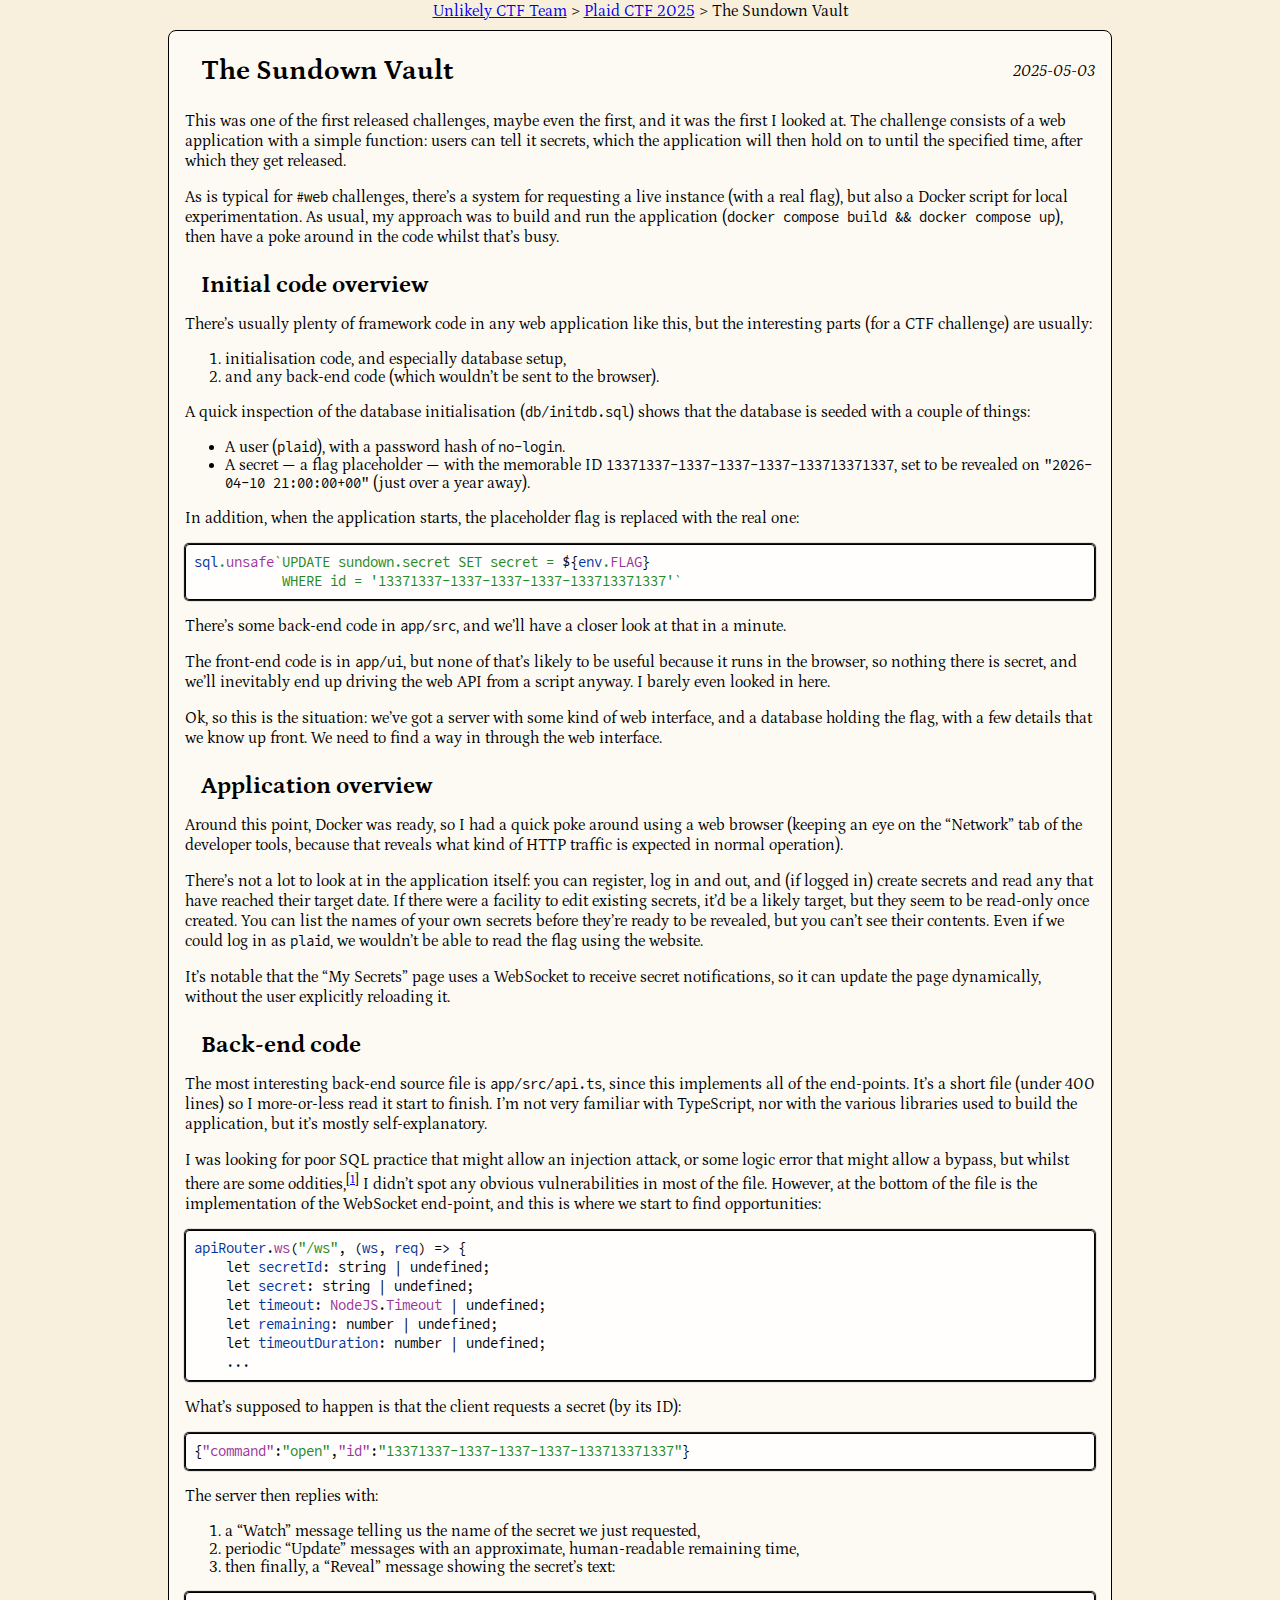
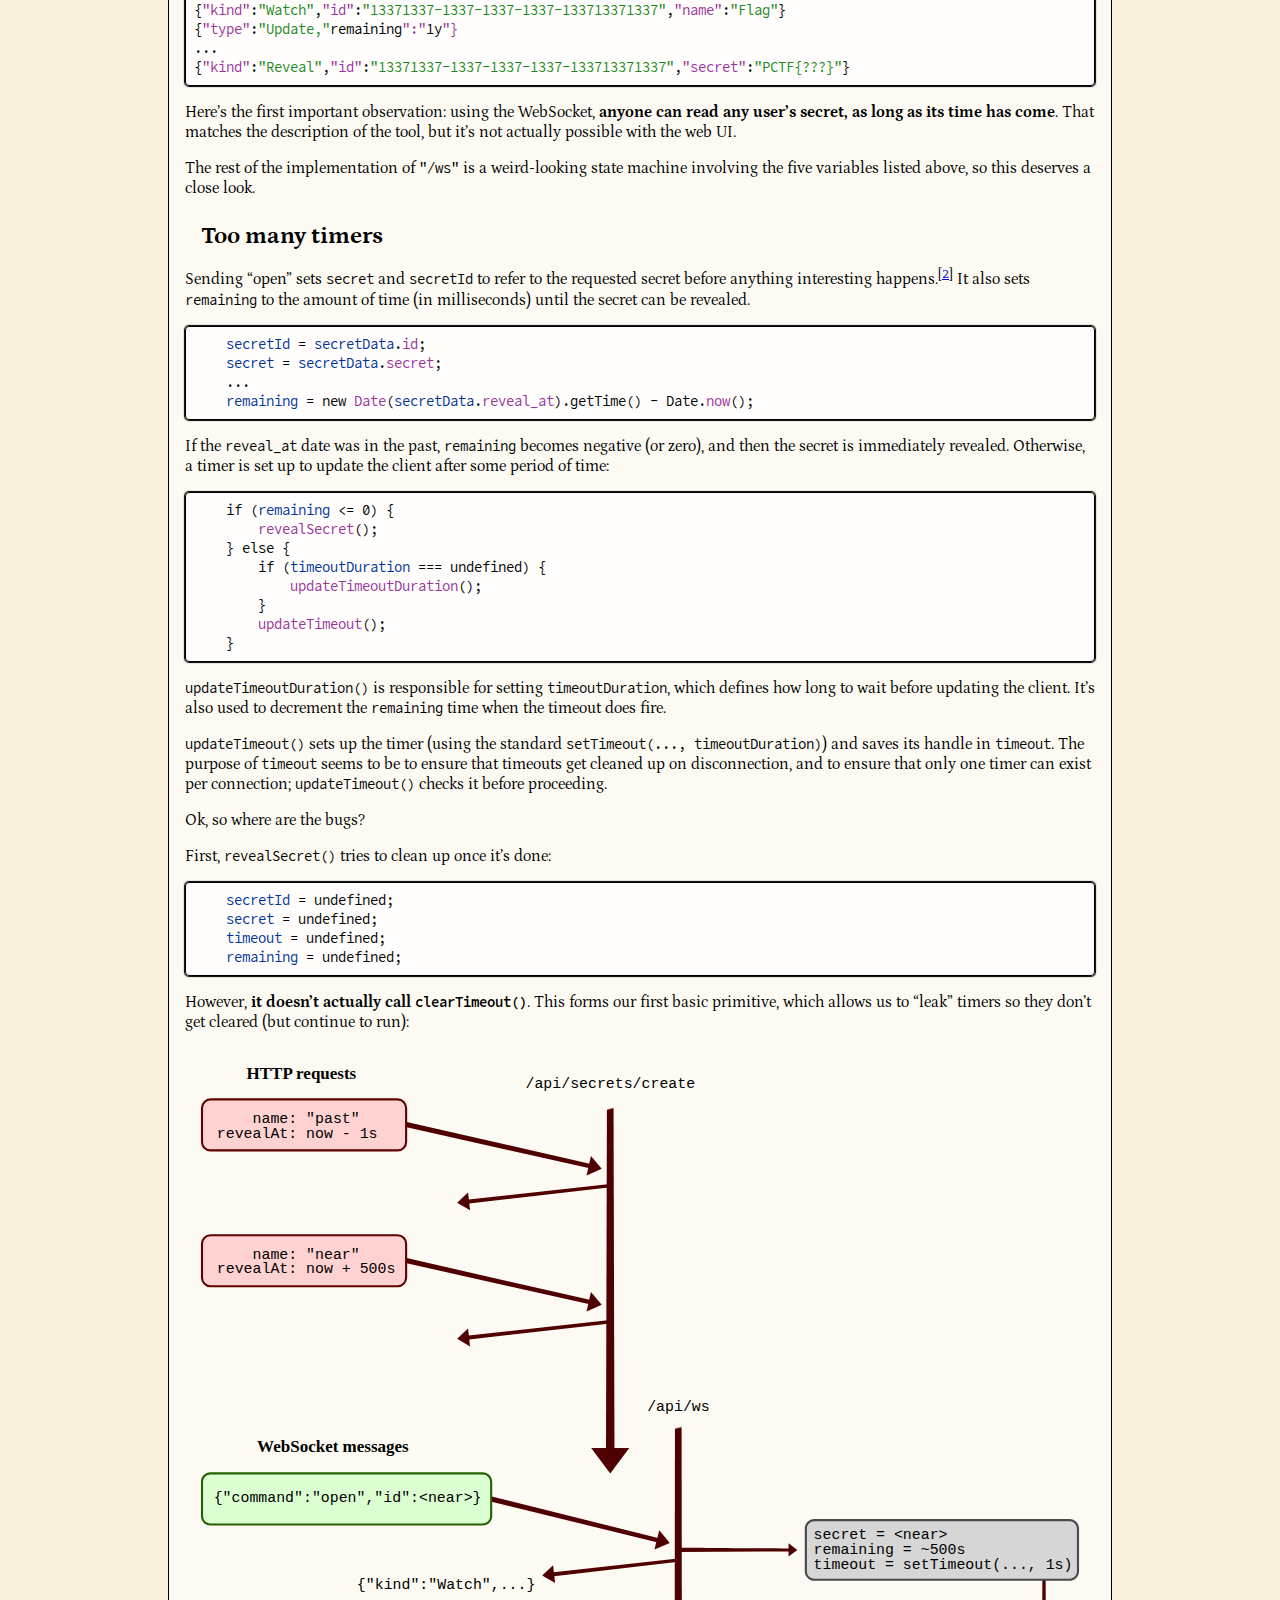
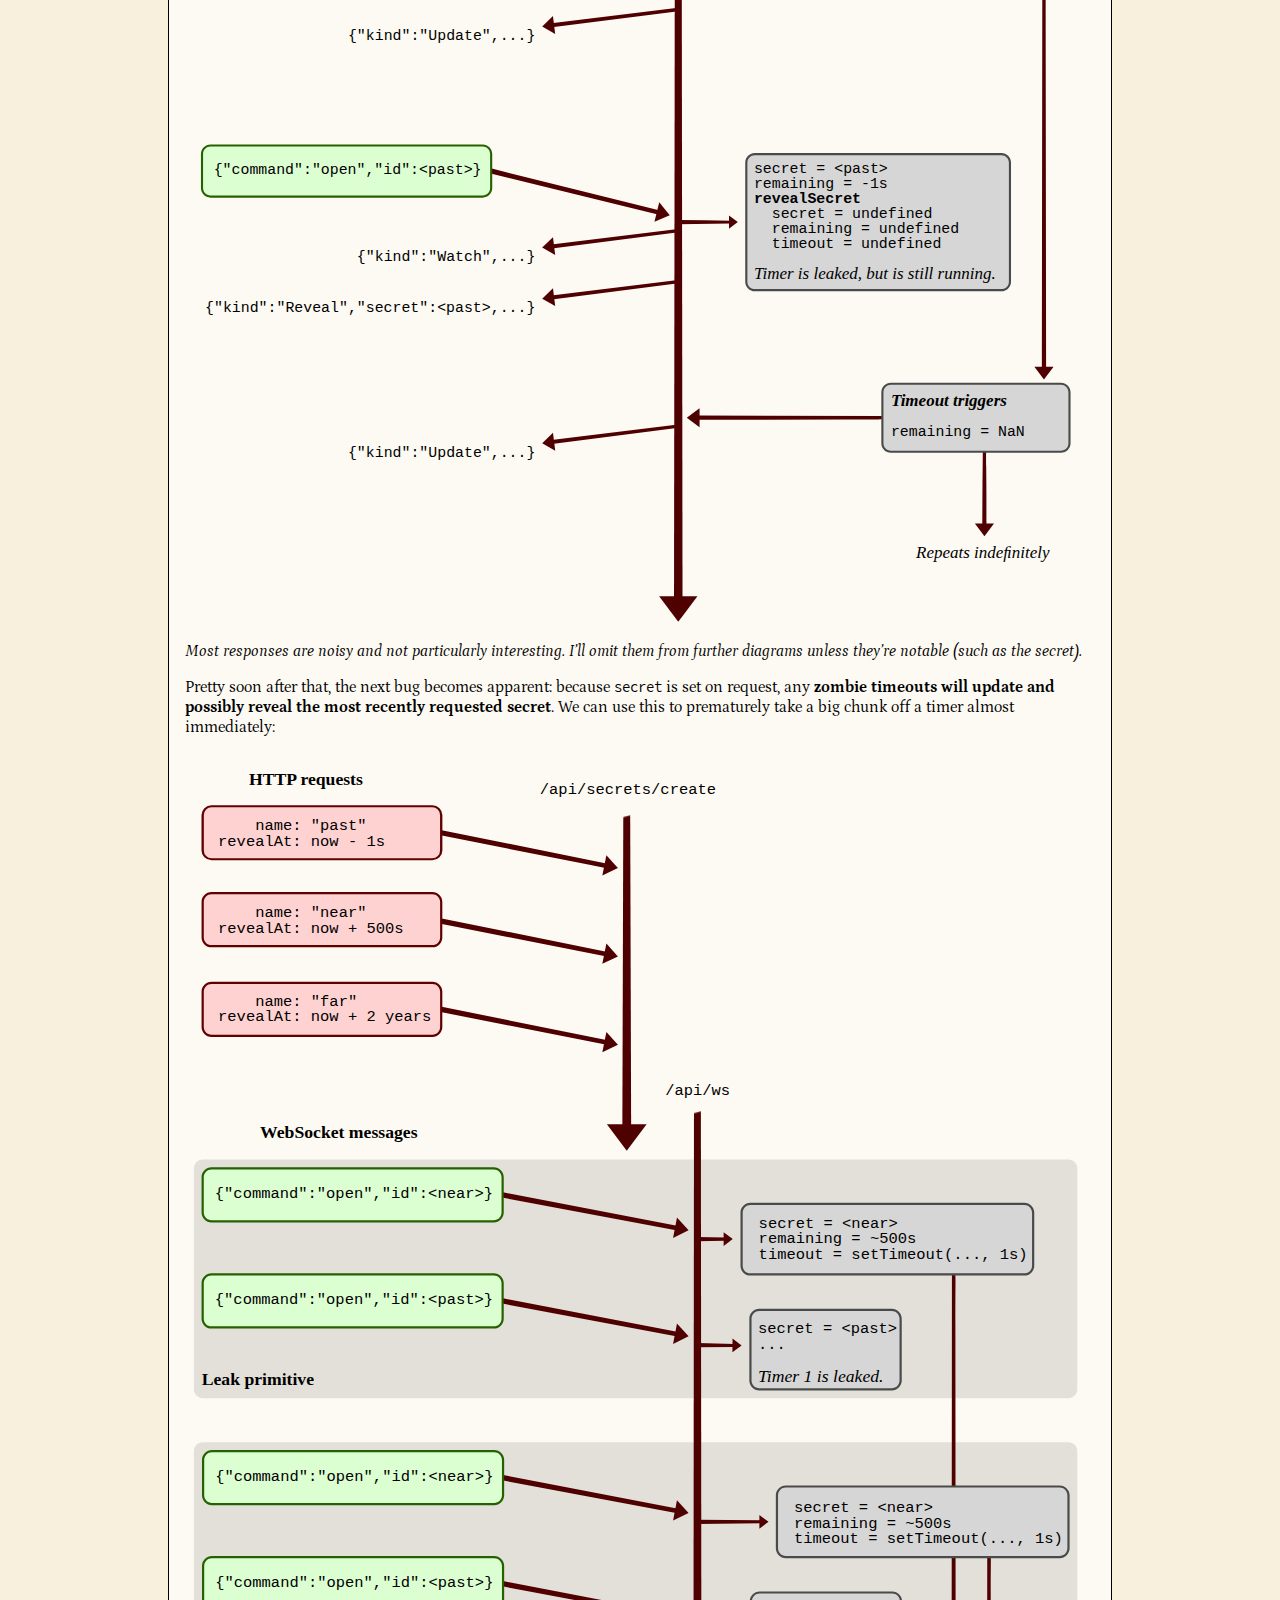
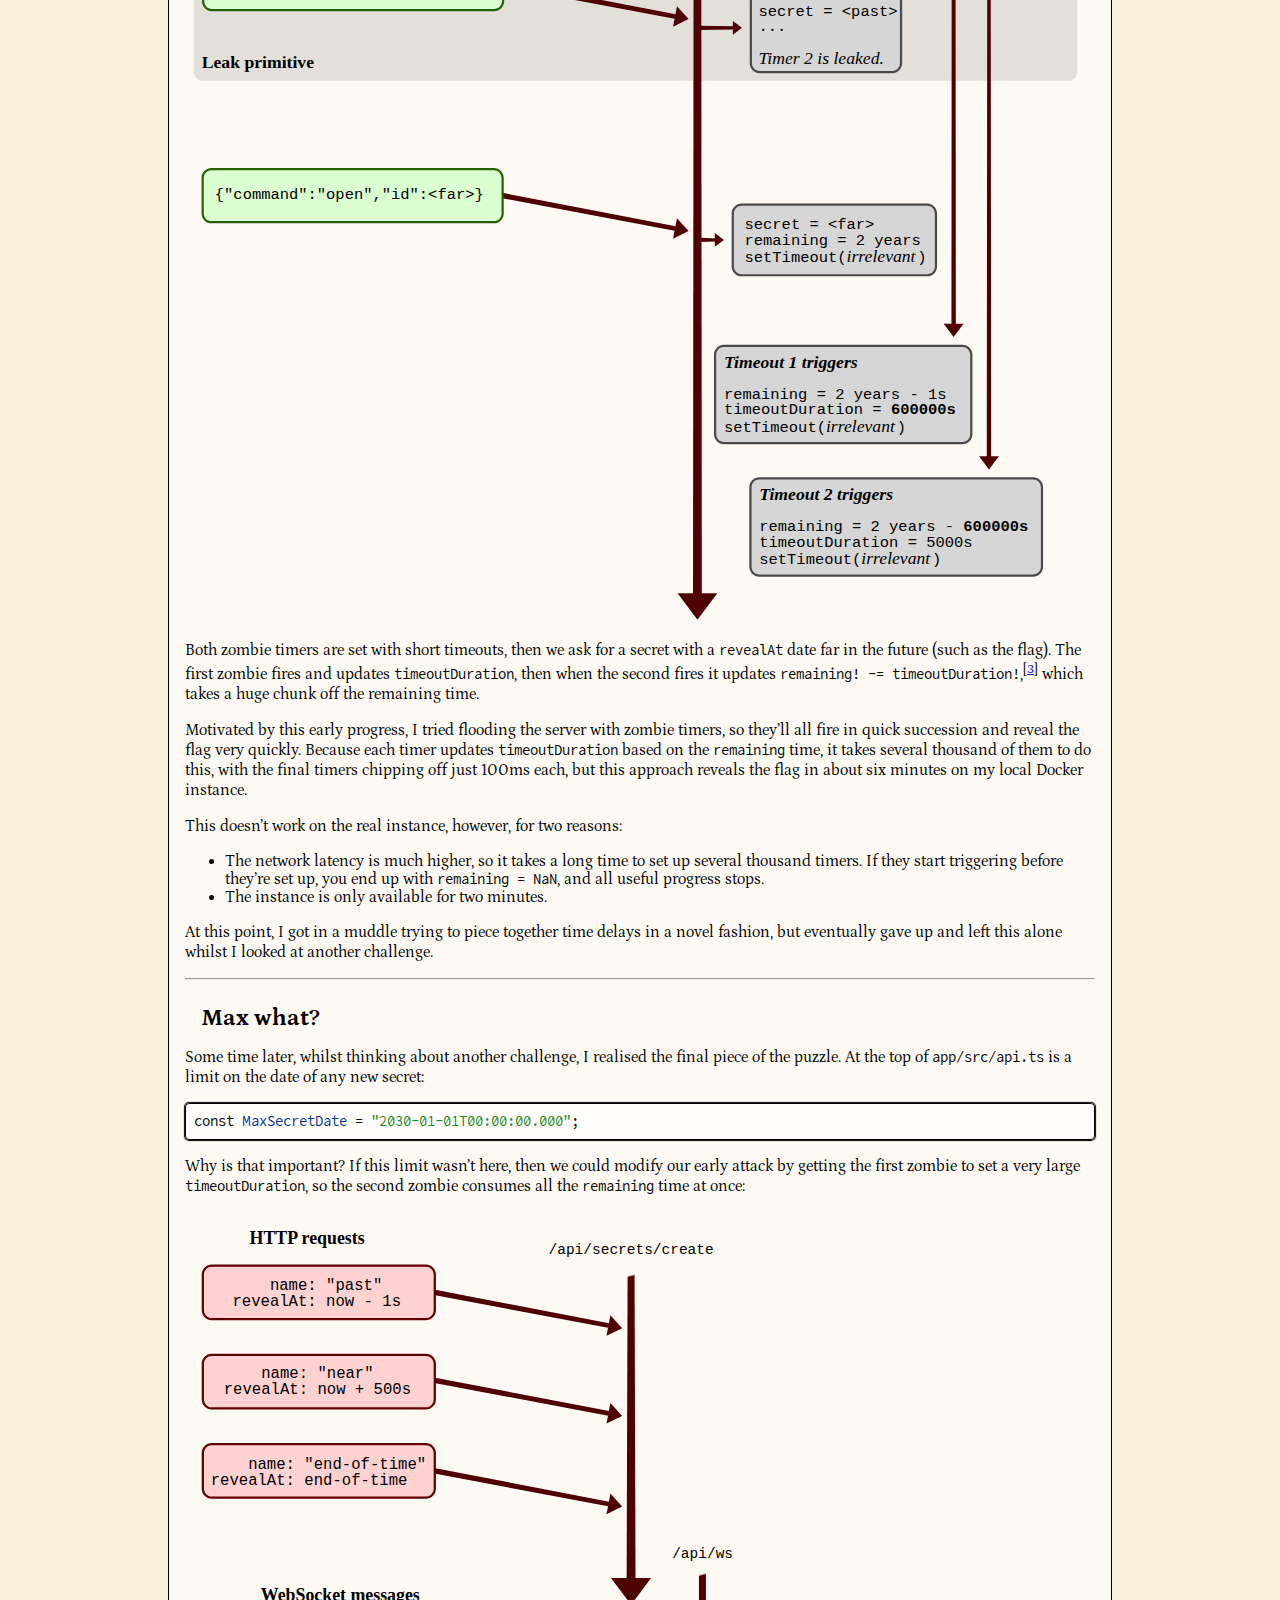
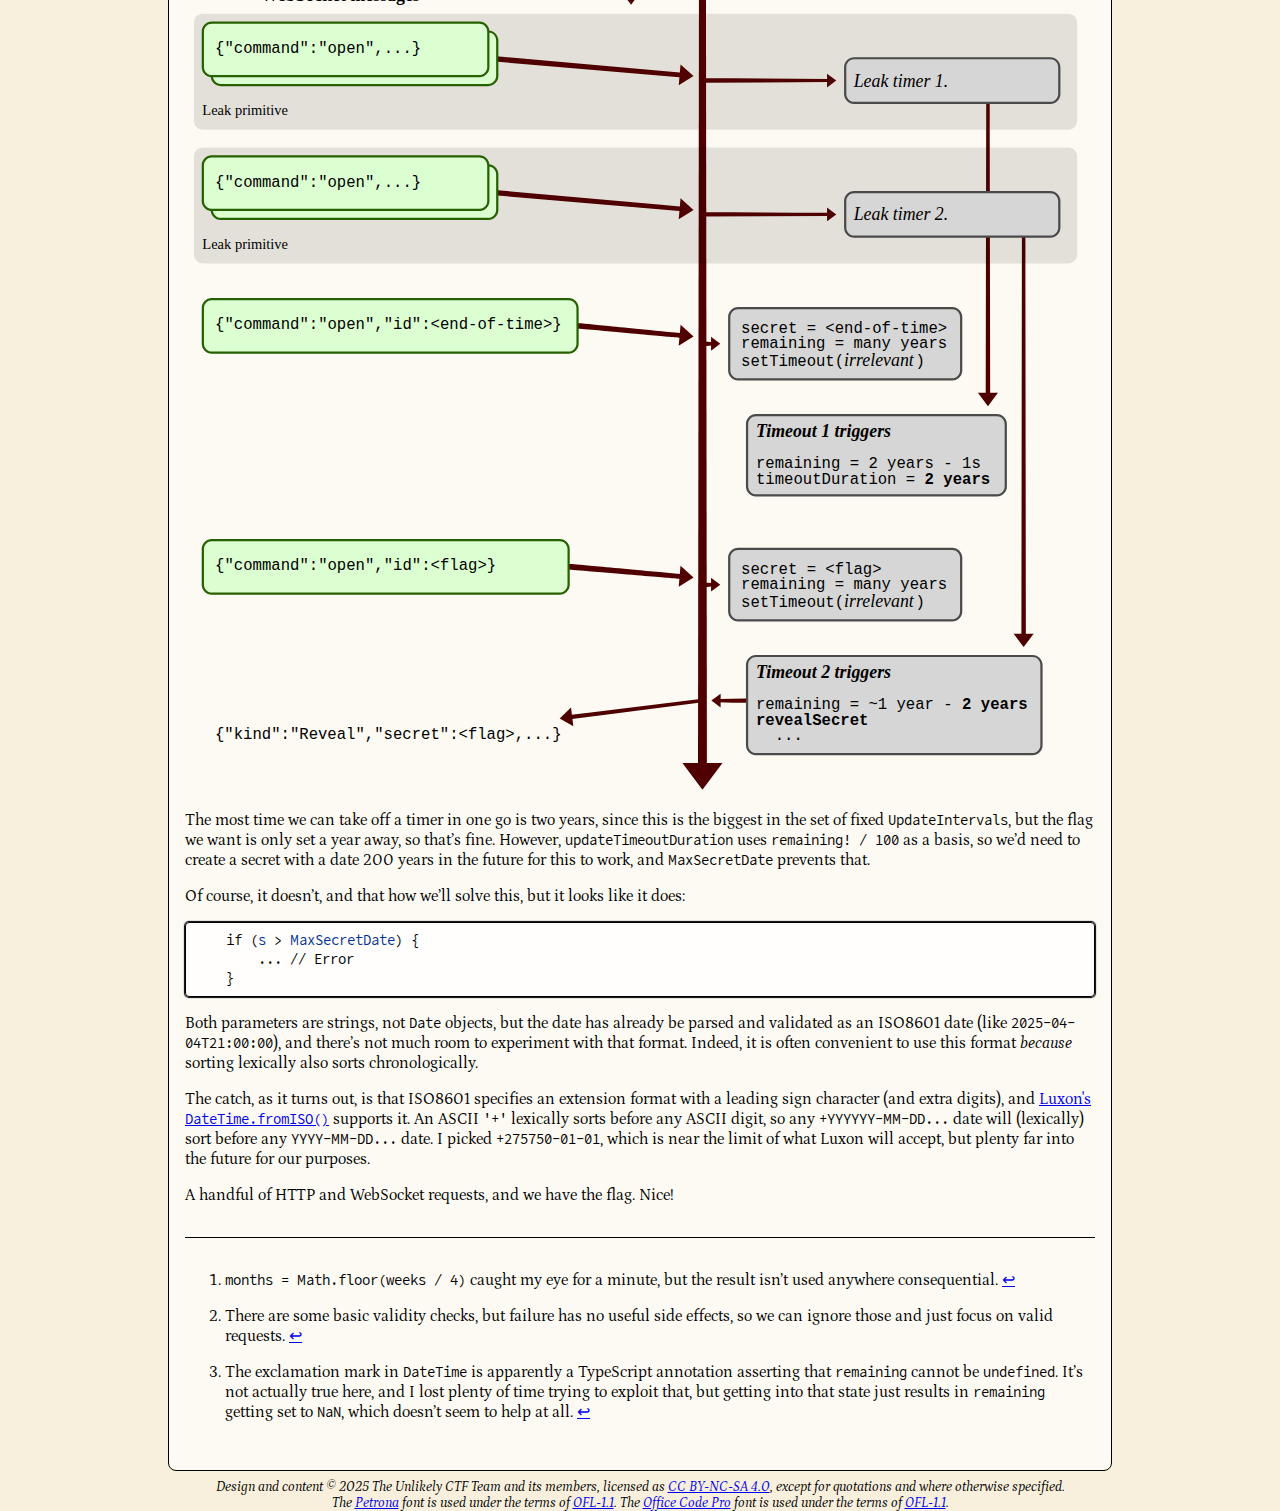
<file: plaid-2025/sundown/index.html>
<!doctype html>
<html lang="en">
  <head>
    <meta charset="UTF-8">
    <title>The Sundown Vault (Plaid CTF 2025)</title>
    <link rel="stylesheet" href="https://unlikely-ctf.github.io/site.css">
    <meta name="viewport" content="width=device-width,initial-scale=1,minimum-scale=1" />
  </head>
  <body>
    
<nav>
  <ol>
    
    
    <li><a href="https://unlikely-ctf.github.io">Unlikely CTF Team</a></li>
    
    
    <li><a href="https://unlikely-ctf.github.io/plaid-2025">Plaid CTF 2025</a></li>
    
    <li>The Sundown Vault</li>
  </ol>
</nav>

    <main>
      <article>
        <header>
          <h1>The Sundown Vault</h1><time datetime="2025-05-03">2025-05-03</time>
        </header>
        <p>This was one of the first released challenges, maybe even the first, and it was the first I looked at. The challenge consists of a web application with a simple function: users can tell it secrets, which the application will then hold on to until the specified time, after which they get released.</p>
<span id="continue-reading"></span>
<p>As is typical for <code>#web</code> challenges, there’s a system for requesting a live instance (with a real flag), but also a Docker script for local experimentation. As usual, my approach was to build and run the application (<code>docker compose build &amp;&amp; docker compose up</code>), then have a poke around in the code whilst that’s busy.</p>
<h2 id="initial-code-overview">Initial code overview</h2>
<p>There’s usually plenty of framework code in any web application like this, but the interesting parts (for a CTF challenge) are usually:</p>
<ol>
<li>initialisation code, and especially database setup,</li>
<li>and any back-end code (which wouldn’t be sent to the browser).</li>
</ol>
<p>A quick inspection of the database initialisation (<code>db/initdb.sql</code>) shows that the database is seeded with a couple of things:</p>
<ul>
<li>A user (<code>plaid</code>), with a password hash of <code>no-login</code>.</li>
<li>A secret — a flag placeholder — with the memorable ID <code>13371337-1337-1337-1337-133713371337</code>, set to be revealed on <code>"2026-04-10 21:00:00+00"</code> (just over a year away).</li>
</ul>
<p>In addition, when the application starts, the placeholder flag is replaced with the real one:</p>
<pre data-lang="typescript" class="language-typescript z-code"><code class="language-typescript" data-lang="typescript"><span class="z-source z-ts"><span class="z-string z-template z-ts"><span class="z-variable z-other z-object z-ts">sql</span><span class="z-punctuation z-accessor z-ts">.</span><span class="z-entity z-name z-function z-tagged-template z-ts">unsafe</span></span><span class="z-string z-template z-ts"><span class="z-punctuation z-definition z-string z-template z-begin z-ts">`</span>UPDATE sundown.secret SET secret = <span class="z-meta z-template z-expression z-ts"><span class="z-punctuation z-definition z-template-expression z-begin z-ts">${</span></span><span class="z-meta z-template z-expression z-ts"><span class="z-meta z-embedded z-line z-ts"><span class="z-variable z-other z-object z-ts">env</span><span class="z-punctuation z-accessor z-ts">.</span><span class="z-variable z-other z-constant z-property z-ts">FLAG</span></span><span class="z-punctuation z-definition z-template-expression z-end z-ts">}</span></span>
</span></span><span class="z-source z-ts"><span class="z-string z-template z-ts">           WHERE id = &#39;13371337-1337-1337-1337-133713371337&#39;<span class="z-punctuation z-definition z-string z-template z-end z-ts">`</span></span>
</span></code></pre>
<p>There’s some back-end code in <code>app/src</code>, and we’ll have a closer look at that in a minute.</p>
<p>The front-end code is in <code>app/ui</code>, but none of that’s likely to be useful because it runs in the browser, so nothing there is secret, and we’ll inevitably end up driving the web API from a script anyway. I barely even looked in here.</p>
<p>Ok, so this is the situation: we’ve got a server with some kind of web interface, and a database holding the flag, with a few details that we know up front. We need to find a way in through the web interface.</p>
<h2 id="application-overview">Application overview</h2>
<p>Around this point, Docker was ready, so I had a quick poke around using a web browser (keeping an eye on the “Network” tab of the developer tools, because that reveals what kind of HTTP traffic is expected in normal operation).</p>
<p>There’s not a lot to look at in the application itself: you can register, log in and out, and (if logged in) create secrets and read any that have reached their target date. If there were a facility to edit existing secrets, it’d be a likely target, but they seem to be read-only once created. You can list the names of your own secrets before they’re ready to be revealed, but you can’t see their contents. Even if we could log in as <code>plaid</code>, we wouldn’t be able to read the flag using the website.</p>
<p>It’s notable that the “My Secrets” page uses a WebSocket to receive secret notifications, so it can update the page dynamically, without the user explicitly reloading it.</p>
<h2 id="back-end-code">Back-end code</h2>
<p>The most interesting back-end source file is <code>app/src/api.ts</code>, since this implements all of the end-points. It’s a short file (under 400 lines) so I more-or-less read it start to finish. I’m not very familiar with TypeScript, nor with the various libraries used to build the application, but it’s mostly self-explanatory.</p>
<p>I was looking for poor SQL practice that might allow an injection attack, or some logic error that might allow a bypass, but whilst there are some oddities,<sup class="footnote-reference" id="fr-months4weeks-1"><a href="#fn-months4weeks">1</a></sup> I didn’t spot any obvious vulnerabilities in most of the file. However, at the bottom of the file is the implementation of the WebSocket end-point, and this is where we start to find opportunities:</p>
<pre data-lang="typescript" class="language-typescript z-code"><code class="language-typescript" data-lang="typescript"><span class="z-source z-ts"><span class="z-meta z-function-call z-ts"><span class="z-variable z-other z-object z-ts">apiRouter</span><span class="z-punctuation z-accessor z-ts">.</span><span class="z-entity z-name z-function z-ts">ws</span></span><span class="z-meta z-brace z-round z-ts">(</span><span class="z-string z-quoted z-double z-ts"><span class="z-punctuation z-definition z-string z-begin z-ts">&quot;</span>/ws<span class="z-punctuation z-definition z-string z-end z-ts">&quot;</span></span><span class="z-punctuation z-separator z-comma z-ts">,</span><span class="z-meta z-arrow z-ts"> <span class="z-meta z-parameters z-ts"><span class="z-punctuation z-definition z-parameters z-begin z-ts">(</span><span class="z-variable z-parameter z-ts">ws</span><span class="z-punctuation z-separator z-parameter z-ts">,</span> <span class="z-variable z-parameter z-ts">req</span><span class="z-punctuation z-definition z-parameters z-end z-ts">)</span></span> </span><span class="z-meta z-arrow z-ts"><span class="z-storage z-type z-function z-arrow z-ts">=&gt;</span> <span class="z-meta z-block z-ts"><span class="z-punctuation z-definition z-block z-ts">{</span>
</span></span></span><span class="z-source z-ts"><span class="z-meta z-arrow z-ts"><span class="z-meta z-block z-ts">    <span class="z-meta z-var z-expr z-ts"><span class="z-storage z-type z-ts">let</span> <span class="z-meta z-var-single-variable z-expr z-ts"><span class="z-meta z-definition z-variable z-ts"><span class="z-variable z-other z-readwrite z-ts">secretId</span></span><span class="z-meta z-type z-annotation z-ts"><span class="z-keyword z-operator z-type z-annotation z-ts">:</span> <span class="z-support z-type z-primitive z-ts">string</span> <span class="z-keyword z-operator z-type z-ts">|</span> <span class="z-support z-type z-builtin z-ts">undefined</span></span></span></span><span class="z-punctuation z-terminator z-statement z-ts">;</span>
</span></span></span><span class="z-source z-ts"><span class="z-meta z-arrow z-ts"><span class="z-meta z-block z-ts">    <span class="z-meta z-var z-expr z-ts"><span class="z-storage z-type z-ts">let</span> <span class="z-meta z-var-single-variable z-expr z-ts"><span class="z-meta z-definition z-variable z-ts"><span class="z-variable z-other z-readwrite z-ts">secret</span></span><span class="z-meta z-type z-annotation z-ts"><span class="z-keyword z-operator z-type z-annotation z-ts">:</span> <span class="z-support z-type z-primitive z-ts">string</span> <span class="z-keyword z-operator z-type z-ts">|</span> <span class="z-support z-type z-builtin z-ts">undefined</span></span></span></span><span class="z-punctuation z-terminator z-statement z-ts">;</span>
</span></span></span><span class="z-source z-ts"><span class="z-meta z-arrow z-ts"><span class="z-meta z-block z-ts">    <span class="z-meta z-var z-expr z-ts"><span class="z-storage z-type z-ts">let</span> <span class="z-meta z-var-single-variable z-expr z-ts"><span class="z-meta z-definition z-variable z-ts"><span class="z-variable z-other z-readwrite z-ts">timeout</span></span><span class="z-meta z-type z-annotation z-ts"><span class="z-keyword z-operator z-type z-annotation z-ts">:</span> <span class="z-entity z-name z-type z-module z-ts">NodeJS</span><span class="z-punctuation z-accessor z-ts">.</span><span class="z-entity z-name z-type z-ts">Timeout</span> <span class="z-keyword z-operator z-type z-ts">|</span> <span class="z-support z-type z-builtin z-ts">undefined</span></span></span></span><span class="z-punctuation z-terminator z-statement z-ts">;</span>
</span></span></span><span class="z-source z-ts"><span class="z-meta z-arrow z-ts"><span class="z-meta z-block z-ts">    <span class="z-meta z-var z-expr z-ts"><span class="z-storage z-type z-ts">let</span> <span class="z-meta z-var-single-variable z-expr z-ts"><span class="z-meta z-definition z-variable z-ts"><span class="z-variable z-other z-readwrite z-ts">remaining</span></span><span class="z-meta z-type z-annotation z-ts"><span class="z-keyword z-operator z-type z-annotation z-ts">:</span> <span class="z-support z-type z-primitive z-ts">number</span> <span class="z-keyword z-operator z-type z-ts">|</span> <span class="z-support z-type z-builtin z-ts">undefined</span></span></span></span><span class="z-punctuation z-terminator z-statement z-ts">;</span>
</span></span></span><span class="z-source z-ts"><span class="z-meta z-arrow z-ts"><span class="z-meta z-block z-ts">    <span class="z-meta z-var z-expr z-ts"><span class="z-storage z-type z-ts">let</span> <span class="z-meta z-var-single-variable z-expr z-ts"><span class="z-meta z-definition z-variable z-ts"><span class="z-variable z-other z-readwrite z-ts">timeoutDuration</span></span><span class="z-meta z-type z-annotation z-ts"><span class="z-keyword z-operator z-type z-annotation z-ts">:</span> <span class="z-support z-type z-primitive z-ts">number</span> <span class="z-keyword z-operator z-type z-ts">|</span> <span class="z-support z-type z-builtin z-ts">undefined</span></span></span></span><span class="z-punctuation z-terminator z-statement z-ts">;</span>
</span></span></span><span class="z-source z-ts"><span class="z-meta z-arrow z-ts"><span class="z-meta z-block z-ts">    <span class="z-keyword z-operator z-spread z-ts">...</span>
</span></span></span></code></pre>
<p>What’s supposed to happen is that the client requests a secret (by its ID):</p>
<pre data-lang="json" class="language-json z-code"><code class="language-json" data-lang="json"><span class="z-source z-json"><span class="z-meta z-mapping z-json"><span class="z-punctuation z-section z-mapping z-begin z-json">{</span></span><span class="z-meta z-mapping z-key z-json"><span class="z-string z-quoted z-double z-json"><span class="z-punctuation z-definition z-string z-begin z-json">&quot;</span>command<span class="z-punctuation z-definition z-string z-end z-json">&quot;</span></span></span><span class="z-meta z-mapping z-json"><span class="z-punctuation z-separator z-mapping z-key-value z-json">:</span></span><span class="z-meta z-mapping z-value z-json"><span class="z-string z-quoted z-double z-json"><span class="z-punctuation z-definition z-string z-begin z-json">&quot;</span>open<span class="z-punctuation z-definition z-string z-end z-json">&quot;</span></span><span class="z-punctuation z-separator z-mapping z-pair z-json">,</span></span><span class="z-meta z-mapping z-key z-json"><span class="z-string z-quoted z-double z-json"><span class="z-punctuation z-definition z-string z-begin z-json">&quot;</span>id<span class="z-punctuation z-definition z-string z-end z-json">&quot;</span></span></span><span class="z-meta z-mapping z-value z-json"><span class="z-punctuation z-separator z-mapping z-key-value z-json">:</span></span><span class="z-meta z-mapping z-value z-json"><span class="z-string z-quoted z-double z-json"><span class="z-punctuation z-definition z-string z-begin z-json">&quot;</span>13371337-1337-1337-1337-133713371337<span class="z-punctuation z-definition z-string z-end z-json">&quot;</span></span><span class="z-punctuation z-section z-mapping z-end z-json">}</span></span>
</span></code></pre>
<p>The server then replies with:</p>
<ol>
<li>a “Watch” message telling us the name of the secret we just requested,</li>
<li>periodic “Update” messages with an approximate, human-readable remaining time,</li>
<li>then finally, a “Reveal” message showing the secret’s text:</li>
</ol>
<pre data-lang="json" class="language-json z-code"><code class="language-json" data-lang="json"><span class="z-source z-json"><span class="z-meta z-mapping z-json"><span class="z-punctuation z-section z-mapping z-begin z-json">{</span></span><span class="z-meta z-mapping z-key z-json"><span class="z-string z-quoted z-double z-json"><span class="z-punctuation z-definition z-string z-begin z-json">&quot;</span>kind<span class="z-punctuation z-definition z-string z-end z-json">&quot;</span></span></span><span class="z-meta z-mapping z-json"><span class="z-punctuation z-separator z-mapping z-key-value z-json">:</span></span><span class="z-meta z-mapping z-value z-json"><span class="z-string z-quoted z-double z-json"><span class="z-punctuation z-definition z-string z-begin z-json">&quot;</span>Watch<span class="z-punctuation z-definition z-string z-end z-json">&quot;</span></span><span class="z-punctuation z-separator z-mapping z-pair z-json">,</span></span><span class="z-meta z-mapping z-key z-json"><span class="z-string z-quoted z-double z-json"><span class="z-punctuation z-definition z-string z-begin z-json">&quot;</span>id<span class="z-punctuation z-definition z-string z-end z-json">&quot;</span></span></span><span class="z-meta z-mapping z-value z-json"><span class="z-punctuation z-separator z-mapping z-key-value z-json">:</span></span><span class="z-meta z-mapping z-value z-json"><span class="z-string z-quoted z-double z-json"><span class="z-punctuation z-definition z-string z-begin z-json">&quot;</span>13371337-1337-1337-1337-133713371337<span class="z-punctuation z-definition z-string z-end z-json">&quot;</span></span><span class="z-punctuation z-separator z-mapping z-pair z-json">,</span></span><span class="z-meta z-mapping z-key z-json"><span class="z-string z-quoted z-double z-json"><span class="z-punctuation z-definition z-string z-begin z-json">&quot;</span>name<span class="z-punctuation z-definition z-string z-end z-json">&quot;</span></span></span><span class="z-meta z-mapping z-value z-json"><span class="z-punctuation z-separator z-mapping z-key-value z-json">:</span></span><span class="z-meta z-mapping z-value z-json"><span class="z-string z-quoted z-double z-json"><span class="z-punctuation z-definition z-string z-begin z-json">&quot;</span>Flag<span class="z-punctuation z-definition z-string z-end z-json">&quot;</span></span><span class="z-punctuation z-section z-mapping z-end z-json">}</span></span>
</span><span class="z-source z-json"><span class="z-meta z-mapping z-json"><span class="z-punctuation z-section z-mapping z-begin z-json">{</span></span><span class="z-meta z-mapping z-key z-json"><span class="z-string z-quoted z-double z-json"><span class="z-punctuation z-definition z-string z-begin z-json">&quot;</span>type<span class="z-punctuation z-definition z-string z-end z-json">&quot;</span></span></span><span class="z-meta z-mapping z-json"><span class="z-punctuation z-separator z-mapping z-key-value z-json">:</span></span><span class="z-meta z-mapping z-value z-json"><span class="z-string z-quoted z-double z-json"><span class="z-punctuation z-definition z-string z-begin z-json">&quot;</span>Update,<span class="z-punctuation z-definition z-string z-end z-json">&quot;</span></span><span class="z-invalid z-illegal z-expected-mapping-separator z-json">r</span><span class="z-invalid z-illegal z-expected-mapping-key z-json">e</span><span class="z-invalid z-illegal z-expected-mapping-key z-json">m</span><span class="z-invalid z-illegal z-expected-mapping-key z-json">a</span><span class="z-invalid z-illegal z-expected-mapping-key z-json">i</span><span class="z-invalid z-illegal z-expected-mapping-key z-json">n</span><span class="z-invalid z-illegal z-expected-mapping-key z-json">i</span><span class="z-invalid z-illegal z-expected-mapping-key z-json">n</span><span class="z-invalid z-illegal z-expected-mapping-key z-json">g</span></span><span class="z-meta z-mapping z-key z-json"><span class="z-string z-quoted z-double z-json"><span class="z-punctuation z-definition z-string z-begin z-json">&quot;</span>:<span class="z-punctuation z-definition z-string z-end z-json">&quot;</span></span></span><span class="z-meta z-mapping z-value z-json"><span class="z-invalid z-illegal z-expected-mapping-key z-json">1</span><span class="z-invalid z-illegal z-expected-mapping-key z-json">y</span></span><span class="z-meta z-mapping z-key z-json"><span class="z-string z-quoted z-double z-json"><span class="z-punctuation z-definition z-string z-begin z-json">&quot;</span>}<span class="z-invalid z-illegal z-unclosed-string z-json">
</span></span></span><span class="z-meta z-mapping z-value z-json"></span></span><span class="z-source z-json"><span class="z-meta z-mapping z-value z-json"><span class="z-invalid z-illegal z-expected-mapping-key z-json">.</span><span class="z-invalid z-illegal z-expected-mapping-key z-json">.</span><span class="z-invalid z-illegal z-expected-mapping-key z-json">.</span>
</span></span><span class="z-source z-json"><span class="z-meta z-mapping z-value z-json"><span class="z-invalid z-illegal z-expected-mapping-key z-json">{</span></span><span class="z-meta z-mapping z-key z-json"><span class="z-string z-quoted z-double z-json"><span class="z-punctuation z-definition z-string z-begin z-json">&quot;</span>kind<span class="z-punctuation z-definition z-string z-end z-json">&quot;</span></span></span><span class="z-meta z-mapping z-value z-json"><span class="z-punctuation z-separator z-mapping z-key-value z-json">:</span></span><span class="z-meta z-mapping z-value z-json"><span class="z-string z-quoted z-double z-json"><span class="z-punctuation z-definition z-string z-begin z-json">&quot;</span>Reveal<span class="z-punctuation z-definition z-string z-end z-json">&quot;</span></span><span class="z-punctuation z-separator z-mapping z-pair z-json">,</span></span><span class="z-meta z-mapping z-key z-json"><span class="z-string z-quoted z-double z-json"><span class="z-punctuation z-definition z-string z-begin z-json">&quot;</span>id<span class="z-punctuation z-definition z-string z-end z-json">&quot;</span></span></span><span class="z-meta z-mapping z-value z-json"><span class="z-punctuation z-separator z-mapping z-key-value z-json">:</span></span><span class="z-meta z-mapping z-value z-json"><span class="z-string z-quoted z-double z-json"><span class="z-punctuation z-definition z-string z-begin z-json">&quot;</span>13371337-1337-1337-1337-133713371337<span class="z-punctuation z-definition z-string z-end z-json">&quot;</span></span><span class="z-punctuation z-separator z-mapping z-pair z-json">,</span></span><span class="z-meta z-mapping z-key z-json"><span class="z-string z-quoted z-double z-json"><span class="z-punctuation z-definition z-string z-begin z-json">&quot;</span>secret<span class="z-punctuation z-definition z-string z-end z-json">&quot;</span></span></span><span class="z-meta z-mapping z-value z-json"><span class="z-punctuation z-separator z-mapping z-key-value z-json">:</span></span><span class="z-meta z-mapping z-value z-json"><span class="z-string z-quoted z-double z-json"><span class="z-punctuation z-definition z-string z-begin z-json">&quot;</span>PCTF{???}<span class="z-punctuation z-definition z-string z-end z-json">&quot;</span></span><span class="z-punctuation z-section z-mapping z-end z-json">}</span></span>
</span></code></pre>
<p>Here’s the first important observation: using the WebSocket, <strong>anyone can read any user’s secret, as long as its time has come</strong>. That matches the description of the tool, but it’s not actually possible with the web UI.</p>
<p>The rest of the implementation of <code>"/ws"</code> is a weird-looking state machine involving the five variables listed above, so this deserves a close look.</p>
<h2 id="too-many-timers">Too many timers</h2>
<p>Sending “open” sets <code>secret</code> and <code>secretId</code> to refer to the requested secret before anything interesting happens.<sup class="footnote-reference" id="fr-failure-is-no-help-1"><a href="#fn-failure-is-no-help">2</a></sup> It also sets <code>remaining</code> to the amount of time (in milliseconds) until the secret can be revealed.</p>
<pre data-lang="typescript" class="language-typescript z-code"><code class="language-typescript" data-lang="typescript"><span class="z-source z-ts">    <span class="z-variable z-other z-readwrite z-ts">secretId</span> <span class="z-keyword z-operator z-assignment z-ts">=</span> <span class="z-variable z-other z-object z-ts">secretData</span><span class="z-punctuation z-accessor z-ts">.</span><span class="z-support z-variable z-property z-dom z-ts">id</span><span class="z-punctuation z-terminator z-statement z-ts">;</span>
</span><span class="z-source z-ts">    <span class="z-variable z-other z-readwrite z-ts">secret</span> <span class="z-keyword z-operator z-assignment z-ts">=</span> <span class="z-variable z-other z-object z-ts">secretData</span><span class="z-punctuation z-accessor z-ts">.</span><span class="z-variable z-other z-property z-ts">secret</span><span class="z-punctuation z-terminator z-statement z-ts">;</span>
</span><span class="z-source z-ts">    <span class="z-keyword z-operator z-spread z-ts">...</span>
</span><span class="z-source z-ts">    <span class="z-variable z-other z-readwrite z-ts">remaining</span> <span class="z-keyword z-operator z-assignment z-ts">=</span> <span class="z-new z-expr z-ts"><span class="z-keyword z-operator z-new z-ts">new</span> <span class="z-entity z-name z-type z-ts">Date</span><span class="z-meta z-brace z-round z-ts">(</span><span class="z-variable z-other z-object z-ts">secretData</span><span class="z-punctuation z-accessor z-ts">.</span><span class="z-variable z-other z-property z-ts">reveal_at</span><span class="z-meta z-brace z-round z-ts">)</span></span><span class="z-meta z-function-call z-ts"><span class="z-punctuation z-accessor z-ts">.</span><span class="z-support z-function z-ts">getTime</span></span><span class="z-meta z-brace z-round z-ts">(</span><span class="z-meta z-brace z-round z-ts">)</span> <span class="z-keyword z-operator z-arithmetic z-ts">-</span> <span class="z-meta z-function-call z-ts"><span class="z-support z-class z-builtin z-ts">Date</span><span class="z-punctuation z-accessor z-ts">.</span><span class="z-entity z-name z-function z-ts">now</span></span><span class="z-meta z-brace z-round z-ts">(</span><span class="z-meta z-brace z-round z-ts">)</span><span class="z-punctuation z-terminator z-statement z-ts">;</span>
</span></code></pre>
<p>If the <code>reveal_at</code> date was in the past, <code>remaining</code> becomes negative (or zero), and then the secret is immediately revealed. Otherwise, a timer is set up to update the client after some period of time:</p>
<pre data-lang="typescript" class="language-typescript z-code"><code class="language-typescript" data-lang="typescript"><span class="z-source z-ts">    <span class="z-keyword z-control z-conditional z-ts">if</span> <span class="z-meta z-brace z-round z-ts">(</span><span class="z-variable z-other z-readwrite z-ts">remaining</span> <span class="z-keyword z-operator z-relational z-ts">&lt;=</span> <span class="z-constant z-numeric z-decimal z-ts">0</span><span class="z-meta z-brace z-round z-ts">)</span> <span class="z-meta z-block z-ts"><span class="z-punctuation z-definition z-block z-ts">{</span>
</span></span><span class="z-source z-ts"><span class="z-meta z-block z-ts">        <span class="z-meta z-function-call z-ts"><span class="z-entity z-name z-function z-ts">revealSecret</span></span><span class="z-meta z-brace z-round z-ts">(</span><span class="z-meta z-brace z-round z-ts">)</span><span class="z-punctuation z-terminator z-statement z-ts">;</span>
</span></span><span class="z-source z-ts"><span class="z-meta z-block z-ts">    <span class="z-punctuation z-definition z-block z-ts">}</span></span> <span class="z-keyword z-control z-conditional z-ts">else</span> <span class="z-meta z-block z-ts"><span class="z-punctuation z-definition z-block z-ts">{</span>
</span></span><span class="z-source z-ts"><span class="z-meta z-block z-ts">        <span class="z-keyword z-control z-conditional z-ts">if</span> <span class="z-meta z-brace z-round z-ts">(</span><span class="z-variable z-other z-readwrite z-ts">timeoutDuration</span> <span class="z-keyword z-operator z-comparison z-ts">===</span> <span class="z-constant z-language z-undefined z-ts">undefined</span><span class="z-meta z-brace z-round z-ts">)</span> <span class="z-meta z-block z-ts"><span class="z-punctuation z-definition z-block z-ts">{</span>
</span></span></span><span class="z-source z-ts"><span class="z-meta z-block z-ts"><span class="z-meta z-block z-ts">            <span class="z-meta z-function-call z-ts"><span class="z-entity z-name z-function z-ts">updateTimeoutDuration</span></span><span class="z-meta z-brace z-round z-ts">(</span><span class="z-meta z-brace z-round z-ts">)</span><span class="z-punctuation z-terminator z-statement z-ts">;</span>
</span></span></span><span class="z-source z-ts"><span class="z-meta z-block z-ts"><span class="z-meta z-block z-ts">        <span class="z-punctuation z-definition z-block z-ts">}</span></span>
</span></span><span class="z-source z-ts"><span class="z-meta z-block z-ts">        <span class="z-meta z-function-call z-ts"><span class="z-entity z-name z-function z-ts">updateTimeout</span></span><span class="z-meta z-brace z-round z-ts">(</span><span class="z-meta z-brace z-round z-ts">)</span><span class="z-punctuation z-terminator z-statement z-ts">;</span>
</span></span><span class="z-source z-ts"><span class="z-meta z-block z-ts">    <span class="z-punctuation z-definition z-block z-ts">}</span></span>
</span></code></pre>
<p><code>updateTimeoutDuration()</code> is responsible for setting <code>timeoutDuration</code>, which defines how long to wait before updating the client. It’s also used to decrement the <code>remaining</code> time when the timeout does fire.</p>
<p><code>updateTimeout()</code> sets up the timer (using the standard <code>setTimeout(..., timeoutDuration)</code>) and saves its handle in <code>timeout</code>. The purpose of <code>timeout</code> seems to be to ensure that timeouts get cleaned up on disconnection, and to ensure that only one timer can exist per connection; <code>updateTimeout()</code> checks it before proceeding.</p>
<p>Ok, so where are the bugs?</p>
<p>First, <code>revealSecret()</code> tries to clean up once it’s done:</p>
<pre data-lang="typescript" class="language-typescript z-code"><code class="language-typescript" data-lang="typescript"><span class="z-source z-ts">    <span class="z-variable z-other z-readwrite z-ts">secretId</span> <span class="z-keyword z-operator z-assignment z-ts">=</span> <span class="z-constant z-language z-undefined z-ts">undefined</span><span class="z-punctuation z-terminator z-statement z-ts">;</span>
</span><span class="z-source z-ts">    <span class="z-variable z-other z-readwrite z-ts">secret</span> <span class="z-keyword z-operator z-assignment z-ts">=</span> <span class="z-constant z-language z-undefined z-ts">undefined</span><span class="z-punctuation z-terminator z-statement z-ts">;</span>
</span><span class="z-source z-ts">    <span class="z-variable z-other z-readwrite z-ts">timeout</span> <span class="z-keyword z-operator z-assignment z-ts">=</span> <span class="z-constant z-language z-undefined z-ts">undefined</span><span class="z-punctuation z-terminator z-statement z-ts">;</span>
</span><span class="z-source z-ts">    <span class="z-variable z-other z-readwrite z-ts">remaining</span> <span class="z-keyword z-operator z-assignment z-ts">=</span> <span class="z-constant z-language z-undefined z-ts">undefined</span><span class="z-punctuation z-terminator z-statement z-ts">;</span>
</span></code></pre>
<p>However, <strong>it doesn’t actually call <code>clearTimeout()</code></strong>. This forms our first basic primitive, which allows us to “leak” timers so they don’t get cleared (but continue to run):</p>




<object class="diagram" data="/plaid-2025/sundown/sundown-leak.svg" type="image/svg+xml">









<img  src="https://unlikely-ctf.github.io/processed_images/sundown-leak.e7a30b7a9e28ecec.png" srcset="/plaid-2025/sundown/sundown-leak.png 2x" alt="Timeline diagram showing timer-leak primitive">






</object>

<p><em>Most responses are noisy and not particularly interesting. I’ll omit them from further diagrams unless they’re notable (such as the secret).</em></p>
<p>Pretty soon after that, the next bug becomes apparent: because <code>secret</code> is set on request, any <strong>zombie timeouts will update and possibly reveal the most recently requested secret</strong>. We can use this to prematurely take a big chunk off a timer almost immediately:</p>




<object class="diagram" data="/plaid-2025/sundown/sundown-zombie.svg" type="image/svg+xml">









<img  src="https://unlikely-ctf.github.io/processed_images/sundown-zombie.12538f2e2045b349.png" srcset="/plaid-2025/sundown/sundown-zombie.png 2x" alt="Diagram showing that zombie tasks can prematurely decrement remaining time counters">






</object>

<p>Both zombie timers are set with short timeouts, then we ask for a secret with a <code>revealAt</code> date far in the future (such as the flag). The first zombie fires and updates <code>timeoutDuration</code>, then when the second fires it updates <code>remaining! -= timeoutDuration!</code>,<sup class="footnote-reference" id="fr-ts-excl-1"><a href="#fn-ts-excl">3</a></sup> which takes a huge chunk off the remaining time.</p>
<p>Motivated by this early progress, I tried flooding the server with zombie timers, so they’ll all fire in quick succession and reveal the flag very quickly. Because each timer updates <code>timeoutDuration</code> based on the <code>remaining</code> time, it takes several thousand of them to do this, with the final timers chipping off just 100ms each, but this approach reveals the flag in about six minutes on my local Docker instance.</p>
<p>This doesn’t work on the real instance, however, for two reasons:</p>
<ul>
<li>The network latency is much higher, so it takes a long time to set up several thousand timers. If they start triggering before they’re set up, you end up with <code>remaining = NaN</code>, and all useful progress stops.</li>
<li>The instance is only available for two minutes.</li>
</ul>
<p>At this point, I got in a muddle trying to piece together time delays in a novel fashion, but eventually gave up and left this alone whilst I looked at another challenge.</p>
<hr />
<h2 id="max-what">Max what?</h2>
<p>Some time later, whilst thinking about another challenge, I realised the final piece of the puzzle. At the top of <code>app/src/api.ts</code> is a limit on the date of any new secret:</p>
<pre data-lang="typescript" class="language-typescript z-code"><code class="language-typescript" data-lang="typescript"><span class="z-source z-ts"><span class="z-meta z-var z-expr z-ts"><span class="z-storage z-type z-ts">const</span> <span class="z-meta z-var-single-variable z-expr z-ts"><span class="z-meta z-definition z-variable z-ts"><span class="z-variable z-other z-constant z-ts">MaxSecretDate</span></span> </span><span class="z-keyword z-operator z-assignment z-ts">=</span> <span class="z-string z-quoted z-double z-ts"><span class="z-punctuation z-definition z-string z-begin z-ts">&quot;</span>2030-01-01T00:00:00.000<span class="z-punctuation z-definition z-string z-end z-ts">&quot;</span></span></span><span class="z-punctuation z-terminator z-statement z-ts">;</span>
</span></code></pre>
<p>Why is that important? If this limit wasn’t here, then we could modify our early attack by getting the first zombie to set a very large <code>timeoutDuration</code>, so the second zombie consumes all the <code>remaining</code> time at once:</p>




<object class="diagram" data="/plaid-2025/sundown/sundown-nomax.svg" type="image/svg+xml">









<img  src="https://unlikely-ctf.github.io/processed_images/sundown-nomax.03b541529c5dc8b2.png" srcset="/plaid-2025/sundown/sundown-nomax.png 2x" alt="Diagram showing that if we could bypass the date limit, we could quickly reveal the flag.">






</object>

<p>The most time we can take off a timer in one go is two years, since this is the biggest in the set of fixed <code>UpdateIntervals</code>, but the flag we want is only set a year away, so that’s fine. However, <code>updateTimeoutDuration</code> uses <code>remaining! / 100</code> as a basis, so we’d need to create a secret with a date 200 years in the future for this to work, and <code>MaxSecretDate</code> prevents that.</p>
<p>Of course, it doesn’t, and that how we’ll solve this, but it looks like it does:</p>
<pre data-lang="typescript" class="language-typescript z-code"><code class="language-typescript" data-lang="typescript"><span class="z-source z-ts">    <span class="z-keyword z-control z-conditional z-ts">if</span> <span class="z-meta z-brace z-round z-ts">(</span><span class="z-variable z-other z-readwrite z-ts">s</span> <span class="z-keyword z-operator z-relational z-ts">&gt;</span> <span class="z-variable z-other z-readwrite z-ts">MaxSecretDate</span><span class="z-meta z-brace z-round z-ts">)</span> <span class="z-meta z-block z-ts"><span class="z-punctuation z-definition z-block z-ts">{</span>
</span></span><span class="z-source z-ts"><span class="z-meta z-block z-ts">        <span class="z-keyword z-operator z-spread z-ts">...</span> <span class="z-comment z-line z-double-slash z-ts"><span class="z-punctuation z-definition z-comment z-ts">//</span></span><span class="z-comment z-line z-double-slash z-ts"> Error</span>
</span></span><span class="z-source z-ts"><span class="z-meta z-block z-ts">    <span class="z-punctuation z-definition z-block z-ts">}</span></span>
</span></code></pre>
<p>Both parameters are strings, not <code>Date</code> objects, but the date has already be parsed and validated as an ISO8601 date (like <code>2025-04-04T21:00:00</code>), and there’s not much room to experiment with that format. Indeed, it is often convenient to use this format <em>because</em> sorting lexically also sorts chronologically.</p>
<p>The catch, as it turns out, is that ISO8601 specifies an extension format with a leading sign character (and extra digits), and <a href="https://moment.github.io/luxon/api-docs/index.html#datetimefromiso">Luxon's <code>DateTime.fromISO()</code></a> supports it. An ASCII <code>'+'</code> lexically sorts before any ASCII digit, so any <code>+YYYYYY-MM-DD...</code> date will (lexically) sort before any <code>YYYY-MM-DD...</code> date. I picked <code>+275750-01-01</code>, which is near the limit of what Luxon will accept, but plenty far into the future for our purposes.</p>
<p>A handful of HTTP and WebSocket requests, and we have the flag. Nice!</p>
<footer class="footnotes">
<ol class="footnotes-list">
<li id="fn-months4weeks">
<p><code>months = Math.floor(weeks / 4)</code> caught my eye for a minute, but the result isn’t used anywhere consequential. <a href="#fr-months4weeks-1">↩</a></p>
</li>
<li id="fn-failure-is-no-help">
<p>There are some basic validity checks, but failure has no useful side effects, so we can ignore those and just focus on valid requests. <a href="#fr-failure-is-no-help-1">↩</a></p>
</li>
<li id="fn-ts-excl">
<p>The exclamation mark in <code>DateTime</code> is apparently a TypeScript annotation asserting that <code>remaining</code> cannot be <code>undefined</code>. It’s not actually true here, and I lost plenty of time trying to exploit that, but getting into that state just results in <code>remaining</code> getting set to <code>NaN</code>, which doesn’t seem to help at all. <a href="#fr-ts-excl-1">↩</a></p>
</li>
</ol>
</footer>
</article>
    </main>
    
    
<footer>
  <div class="licence">
    Design and content &copy; 2025 The Unlikely CTF
    Team and its members, licensed as <a href="https://creativecommons.org/licenses/by-nc-sa/4.0/">CC BY-NC-SA 4.0</a>,
    except for quotations and where otherwise specified.
  </div>
  <div class="licence">
    The <a href="https://github.com/RingoSeeber/Petrona">Petrona</a> font is
    used under the terms of <a href="https://unlikely-ctf.github.io/fonts/petrona/OFL.txt" title="OFL licence for Petrona">OFL-1.1</a>.
    The <a href="https://github.com/nathco/Office-Code-Pro">Office Code Pro</a> font is
    used under the terms of <a href="https://unlikely-ctf.github.io/fonts/office-code-pro/LICENSE.txt" title="OFL licence for Office Code Pro">OFL-1.1</a>.
  </div>
</footer>

    
  </body>
</html>
</file>
